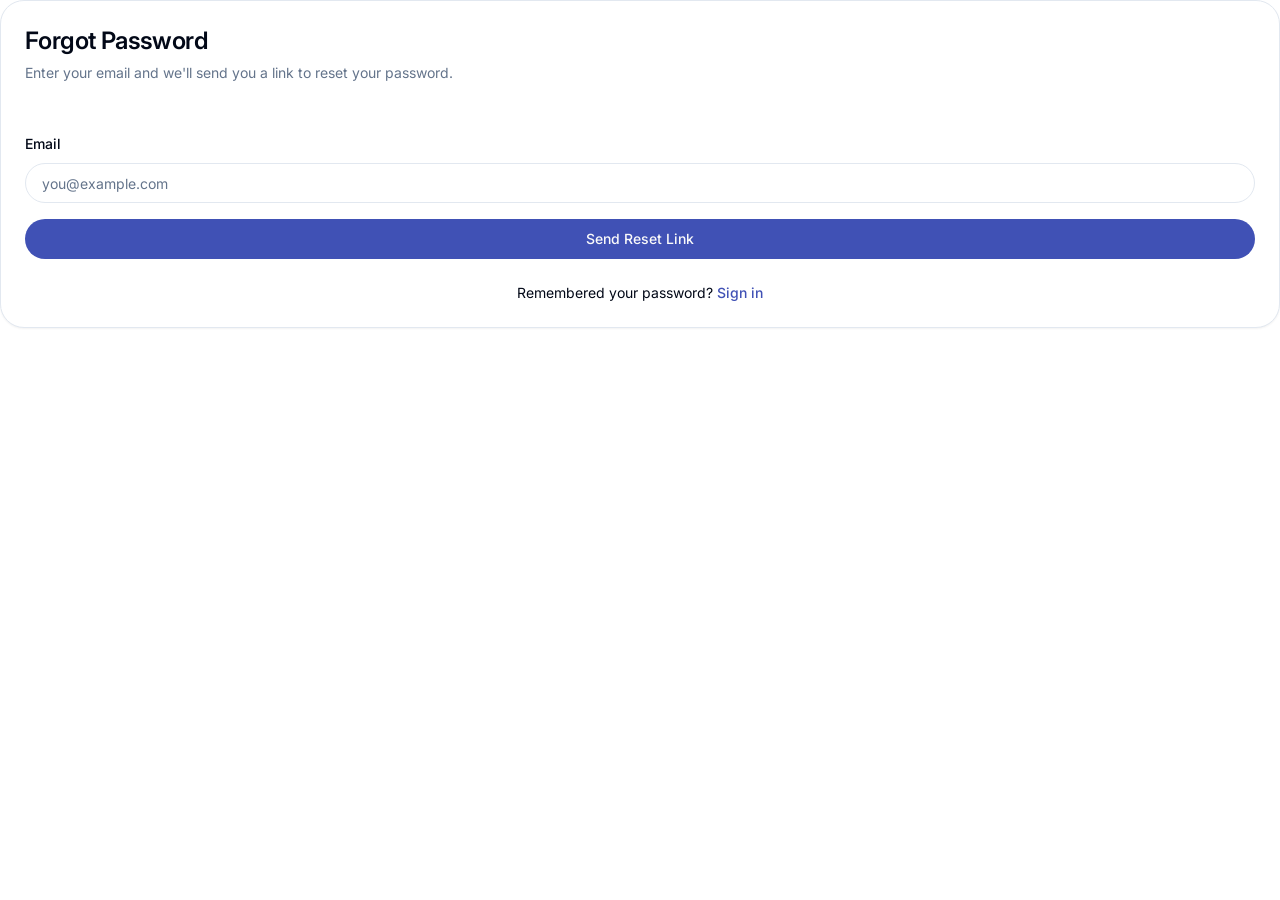
<file: forgot-password/index.html>
<!DOCTYPE html>
<html lang="en" class="dark" style="color-scheme: dark;"><head><meta charset="utf-8"><meta name="viewport" content="width=device-width, initial-scale=1"><link rel="stylesheet" href="../_next/static/css/c5f9b3ac5e405b6c.css" data-precedence="next"><link rel="stylesheet" href="../_next/static/css/d02a341b7626333f.css" data-precedence="next"><link rel="preload" as="script" fetchpriority="low" href="../_next/static/chunks/webpack-6074ae70afa4aa3a.js"><script src="../_next/static/chunks/4bd1b696-182b6b13bdad92e3.js" async=""></script><script src="../_next/static/chunks/1255-7aed97c4fac12718.js" async=""></script><script src="../_next/static/chunks/main-app-b7ac91ae224968d9.js" async=""></script><script src="../_next/static/chunks/bc9e92e6-abf775b8354515c0.js" async=""></script><script src="../_next/static/chunks/ceb9e9aa-19e54cfe50b960ac.js" async=""></script><script src="../_next/static/chunks/7349-c79a15d24c31a588.js" async=""></script><script src="../_next/static/chunks/3947-d78820fa53502883.js" async=""></script><script src="../_next/static/chunks/845-ee9962679f06d756.js" async=""></script><script src="../_next/static/chunks/9612-520f6fd45bf405bd.js" async=""></script><script src="../_next/static/chunks/app/layout-31c459394dc5228d.js" async=""></script><script src="../_next/static/chunks/f58c171e-5c88f487c12a494e.js" async=""></script><script src="../_next/static/chunks/2619-04bc32f026a0d946.js" async=""></script><script src="../_next/static/chunks/1733-f8b9a2e8de325888.js" async=""></script><script src="../_next/static/chunks/app/error-5cd0d2476609c75f.js" async=""></script><script src="../_next/static/chunks/app/not-found-2fb129525334c2da.js" async=""></script><script src="../_next/static/chunks/3504-223ea6c712d39c36.js" async=""></script><script src="../_next/static/chunks/app/(auth)/forgot-password/page-7d78e29e19c68a32.js" async=""></script><script src="../_next/static/chunks/app/loading-19645c814630b03c.js" async=""></script><meta name="theme-color" content="#6366f1"><link rel="preconnect" href="https://fonts.googleapis.com"><link rel="preconnect" href="https://fonts.gstatic.com" crossorigin="anonymous"><title>CareerCompass</title><meta name="description" content="Your guide to professional growth and opportunities."><link rel="manifest" href="/manifest.webmanifest"><meta name="mobile-web-app-capable" content="yes"><meta name="mobile-web-app-capable" content="yes"><meta name="apple-mobile-web-app-title" content="CareerCompass"><meta name="apple-mobile-web-app-status-bar-style" content="black-translucent"><link rel="icon" href="../favicon.ico" type="image/x-icon" sizes="16x16"><link rel="icon" href="../i.postimg.cc/nLrDYrHW/icon.png"><link rel="apple-touch-icon" href="../i.postimg.cc/nLrDYrHW/icon.png"><link href="../fonts.googleapis.com/css2/index__q1frso8r.html" rel="stylesheet"><link href="../fonts.googleapis.com/css2/index__q10mj5m7.html" rel="stylesheet"><script src="../_next/static/chunks/polyfills-42372ed130431b0a.js" nomodule=""></script><style>._wrapper_1ooyb_1 {
	position: fixed;
	inset: 0;
	z-index: 2147483641; /* 确保在所有元素之上，除了 panel */
	cursor: wait;
	overflow: hidden;

	display: none;
}

._wrapper_1ooyb_1._visible_1ooyb_11 {
	display: block;
}
/* AI 光标样式 */
._cursor_1dgwb_2 {
	position: absolute;
	width: var(--cursor-size, 75px);
	height: var(--cursor-size, 75px);
	pointer-events: none;
	z-index: 10000;
}

._cursorBorder_1dgwb_10 {
	position: absolute;
	width: 100%;
	height: 100%;
	background: linear-gradient(45deg, rgb(57, 182, 255), rgb(189, 69, 251));
	mask-image: url("data:image/svg+xml,%3csvg%20xmlns='http://www.w3.org/2000/svg'%20viewBox='0%200%20100%20100'%20fill='none'%3e%3cg%3e%3cpath%20d='M%2015%2042%20L%2015%2036.99%20Q%2015%2031.99%2023.7%2031.99%20L%2028.05%2031.99%20Q%2032.41%2031.99%2032.41%2021.99%20L%2032.41%2017%20Q%2032.41%2012%2041.09%2016.95%20L%2076.31%2037.05%20Q%2085%2042%2076.31%2046.95%20L%2041.09%2067.05%20Q%2032.41%2072%2032.41%2062.01%20L%2032.41%2057.01%20Q%2032.41%2052.01%2023.7%2052.01%20L%2019.35%2052.01%20Q%2015%2052.01%2015%2047.01%20Z'%20fill='none'%20stroke='%23000000'%20stroke-width='6'%20stroke-miterlimit='10'%20style='stroke:%20light-dark(rgb(0,%200,%200),%20rgb(255,%20255,%20255));'/%3e%3c/g%3e%3c/svg%3e");
	mask-size: 100% 100%;
	mask-repeat: no-repeat;

	transform-origin: center;
	transform: rotate(-135deg) scale(1.2);
	margin-left: -10px;
	margin-top: -18px;
}

._cursorFilling_1dgwb_25 {
	position: absolute;
	width: 100%;
	height: 100%;
	background: url("data:image/svg+xml,%3csvg%20xmlns='http://www.w3.org/2000/svg'%20viewBox='0%200%20100%20100'%3e%3cdefs%3e%3c/defs%3e%3cg%20xmlns='http://www.w3.org/2000/svg'%20style='filter:%20drop-shadow(light-dark(rgba(0,%200,%200,%200.4),%20rgba(237,%20237,%20237,%200.4))%203px%204px%204px);'%3e%3cpath%20d='M%2015%2042%20L%2015%2036.99%20Q%2015%2031.99%2023.7%2031.99%20L%2028.05%2031.99%20Q%2032.41%2031.99%2032.41%2021.99%20L%2032.41%2017%20Q%2032.41%2012%2041.09%2016.95%20L%2076.31%2037.05%20Q%2085%2042%2076.31%2046.95%20L%2041.09%2067.05%20Q%2032.41%2072%2032.41%2062.01%20L%2032.41%2057.01%20Q%2032.41%2052.01%2023.7%2052.01%20L%2019.35%2052.01%20Q%2015%2052.01%2015%2047.01%20Z'%20fill='%23ffffff'%20stroke='none'%20style='fill:%20%23ffffff;'/%3e%3c/g%3e%3c/svg%3e");
	background-size: 100% 100%;
	background-repeat: no-repeat;

	transform-origin: center;
	transform: rotate(-135deg) scale(1.2);
	margin-left: -10px;
	margin-top: -18px;
}

._cursorRipple_1dgwb_39 {
	position: absolute;
	width: 100%;
	height: 100%;
	pointer-events: none;
	margin-left: -50%;
	margin-top: -50%;

	&::after {
		content: '';
		opacity: 0;
		position: absolute;
		inset: 0;
		border: 4px solid rgba(57, 182, 255, 1);
		border-radius: 50%;
	}
}

._cursor_1dgwb_2._clicking_1dgwb_57 ._cursorRipple_1dgwb_39::after {
	animation: _cursor-ripple_1dgwb_1 300ms ease-out forwards;
}

@keyframes _cursor-ripple_1dgwb_1 {
	0% {
		transform: scale(0);
		opacity: 1;
	}
	100% {
		transform: scale(2);
		opacity: 0;
	}
}</style></head><body class="font-body antialiased"><div hidden=""><!--$--><!--/$--></div><script>!function(){try{var d=document.documentElement,c=d.classList;c.remove('light','dark');var e=localStorage.getItem('theme');if('system'===e||(!e&&true)){var t='(prefers-color-scheme: dark)',m=window.matchMedia(t);if(m.media!==t||m.matches){d.style.colorScheme = 'dark';c.add('dark')}else{d.style.colorScheme = 'light';c.add('light')}}else if(e){c.add(e|| '')}if(e==='light'||e==='dark')d.style.colorScheme=e}catch(e){}}()</script><!--$--><div class="rounded-3xl border bg-card text-card-foreground shadow-sm"><div class="flex flex-col space-y-1.5 p-4 md:p-6"><h3 class="text-lg md:text-2xl font-semibold leading-none tracking-tight">Forgot Password</h3><p class="text-sm text-muted-foreground">Enter your email and we'll send you a link to reset your password.</p></div><div class="p-4 md:p-6 pt-0"><form class="space-y-4"><div class="space-y-2"><label class="text-sm font-medium leading-none peer-disabled:cursor-not-allowed peer-disabled:opacity-70" for="_R_b5fiv5tlb_-form-item">Email</label><input class="flex h-10 w-full rounded-full border border-input bg-background px-4 py-2 text-base ring-offset-background file:border-0 file:bg-transparent file:text-sm file:font-medium file:text-foreground placeholder:text-muted-foreground focus-visible:outline-none focus-visible:ring-2 focus-visible:ring-ring focus-visible:ring-offset-2 disabled:cursor-not-allowed disabled:opacity-50 md:text-sm" placeholder="you@example.com" id="_R_b5fiv5tlb_-form-item" aria-describedby="_R_b5fiv5tlb_-form-item-description" aria-invalid="false" name="email" value=""></div><button class="inline-flex items-center justify-center gap-2 whitespace-nowrap rounded-full text-sm font-medium ring-offset-background transition-colors focus-visible:outline-none focus-visible:ring-2 focus-visible:ring-ring focus-visible:ring-offset-2 disabled:pointer-events-none disabled:opacity-50 [&amp;_svg]:pointer-events-none [&amp;_svg]:size-4 [&amp;_svg]:shrink-0 text-primary-foreground h-10 px-4 py-2 w-full bg-primary hover:bg-primary/90" type="submit">Send Reset Link</button></form><div class="mt-6 text-center text-sm">Remembered your password?<!-- --> <a href="../index.html"><button class="inline-flex items-center justify-center gap-2 whitespace-nowrap rounded-full text-sm font-medium ring-offset-background transition-colors focus-visible:outline-none focus-visible:ring-2 focus-visible:ring-ring focus-visible:ring-offset-2 disabled:pointer-events-none disabled:opacity-50 [&amp;_svg]:pointer-events-none [&amp;_svg]:size-4 [&amp;_svg]:shrink-0 text-primary underline-offset-4 hover:underline p-0 h-auto">Sign in</button></a></div></div></div><!--$--><!--/$--><!--/$--><div role="region" aria-label="Notifications (F8)" tabindex="-1" style="pointer-events:none"><ol tabindex="-1" class="fixed z-[100] flex max-h-screen top-4 left-1/2 w-auto max-w-none -translate-x-1/2 flex-col items-center p-0 sm:top-4 sm:right-auto sm:bottom-auto sm:left-1/2 sm:flex-col sm:-translate-x-1/2 md:max-w-none"></ol></div><div role="region" aria-label="Notifications (F8)" tabindex="-1" style="pointer-events:none"><ol tabindex="-1" class="fixed top-0 z-[100] flex max-h-screen w-full flex-col-reverse p-4 sm:bottom-0 sm:right-0 sm:top-auto sm:flex-col md:max-w-[420px]"></ol></div><script src="../_next/static/chunks/webpack-6074ae70afa4aa3a.js" id="_R_" async=""></script><script>(self.__next_f=self.__next_f||[]).push([0])</script><script>self.__next_f.push([1,"1:\"$Sreact.fragment\"\n2:I[51458,[\"611\",\"static/chunks/bc9e92e6-abf775b8354515c0.js\",\"3644\",\"static/chunks/ceb9e9aa-19e54cfe50b960ac.js\",\"7349\",\"static/chunks/7349-c79a15d24c31a588.js\",\"3947\",\"static/chunks/3947-d78820fa53502883.js\",\"845\",\"static/chunks/845-ee9962679f06d756.js\",\"9612\",\"static/chunks/9612-520f6fd45bf405bd.js\",\"7177\",\"static/chunks/app/layout-31c459394dc5228d.js\"],\"ThemeProvider\"]\n3:I[54901,[\"611\",\"static/chunks/bc9e92e6-abf775b8354515c0.js\",\"3644\",\"static/chunks/ceb9e9aa-19e54cfe50b960ac.js\",\"7349\",\"static/chunks/7349-c79a15d24c31a588.js\",\"3947\",\"static/chunks/3947-d78820fa53502883.js\",\"845\",\"static/chunks/845-ee9962679f06d756.js\",\"9612\",\"static/chunks/9612-520f6fd45bf405bd.js\",\"7177\",\"static/chunks/app/layout-31c459394dc5228d.js\"],\"AuthProvider\"]\n4:I[9766,[],\"\"]\n5:I[50960,[\"8429\",\"static/chunks/f58c171e-5c88f487c12a494e.js\",\"7349\",\"static/chunks/7349-c79a15d24c31a588.js\",\"2619\",\"static/chunks/2619-04bc32f026a0d946.js\",\"1733\",\"static/chunks/1733-f8b9a2e8de325888.js\",\"8039\",\"static/chunks/app/error-5cd0d2476609c75f.js\"],\"default\"]\n6:I[98924,[],\"\"]\n7:I[33486,[\"8429\",\"static/chunks/f58c171e-5c88f487c12a494e.js\",\"7349\",\"static/chunks/7349-c79a15d24c31a588.js\",\"2619\",\"static/chunks/2619-04bc32f026a0d946.js\",\"1733\",\"static/chunks/1733-f8b9a2e8de325888.js\",\"4345\",\"static/chunks/app/not-found-2fb129525334c2da.js\"],\"default\"]\n8:I[18516,[\"611\",\"static/chunks/bc9e92e6-abf775b8354515c0.js\",\"3644\",\"static/chunks/ceb9e9aa-19e54cfe50b960ac.js\",\"7349\",\"static/chunks/7349-c79a15d24c31a588.js\",\"3947\",\"static/chunks/3947-d78820fa53502883.js\",\"845\",\"static/chunks/845-ee9962679f06d756.js\",\"9612\",\"static/chunks/9612-520f6fd45bf405bd.js\",\"7177\",\"static/chunks/app/layout-31c459394dc5228d.js\"],\"Toaster\"]\n9:I[81959,[],\"ClientPageRoot\"]\na:I[19405,[\"611\",\"static/chunks/bc9e92e6-abf775b8354515c0.js\",\"3644\",\"static/chunks/ceb9e9aa-19e54cfe50b960ac.js\",\"7349\",\"static/chunks/7349-c79a15d24c31a588.js\",\"3947\",\"static/chunks/3947-d78820fa53502883.js\",\"2619\",\"static/chunks/2619-04bc32f026a0d946.js\",\"3504\",\"static/chunks/3504-223ea6c71"])</script><script>self.__next_f.push([1,"2d39c36.js\",\"5890\",\"static/chunks/app/(auth)/forgot-password/page-7d78e29e19c68a32.js\"],\"default\"]\nd:I[24431,[],\"OutletBoundary\"]\nf:I[15278,[],\"AsyncMetadataOutlet\"]\n11:I[46470,[\"4209\",\"static/chunks/app/loading-19645c814630b03c.js\"],\"LumaSpin\"]\n12:I[24431,[],\"ViewportBoundary\"]\n14:I[24431,[],\"MetadataBoundary\"]\n15:\"$Sreact.suspense\"\n17:I[57150,[],\"\"]\n:HL[\"/_next/static/css/c5f9b3ac5e405b6c.css\",\"style\"]\n:HL[\"/_next/static/css/d02a341b7626333f.css\",\"style\"]\n"])</script><script>self.__next_f.push([1,"0:{\"P\":null,\"b\":\"3BdvpQCJr7-VMzTg_wP53\",\"p\":\"\",\"c\":[\"\",\"forgot-password\"],\"i\":false,\"f\":[[[\"\",{\"children\":[\"(auth)\",{\"children\":[\"forgot-password\",{\"children\":[\"__PAGE__\",{}]}]}]},\"$undefined\",\"$undefined\",true],[\"\",[\"$\",\"$1\",\"c\",{\"children\":[[[\"$\",\"link\",\"0\",{\"rel\":\"stylesheet\",\"href\":\"/_next/static/css/c5f9b3ac5e405b6c.css\",\"precedence\":\"next\",\"crossOrigin\":\"$undefined\",\"nonce\":\"$undefined\"}],[\"$\",\"link\",\"1\",{\"rel\":\"stylesheet\",\"href\":\"/_next/static/css/d02a341b7626333f.css\",\"precedence\":\"next\",\"crossOrigin\":\"$undefined\",\"nonce\":\"$undefined\"}]],[\"$\",\"html\",null,{\"lang\":\"en\",\"suppressHydrationWarning\":true,\"children\":[[\"$\",\"head\",null,{\"children\":[[\"$\",\"meta\",null,{\"name\":\"theme-color\",\"content\":\"#6366f1\"}],[\"$\",\"link\",null,{\"rel\":\"preconnect\",\"href\":\"https://fonts.googleapis.com\"}],[\"$\",\"link\",null,{\"rel\":\"preconnect\",\"href\":\"https://fonts.gstatic.com\",\"crossOrigin\":\"anonymous\"}],[\"$\",\"link\",null,{\"href\":\"https://fonts.googleapis.com/css2?family=Inter:wght@400;500;600;700\u0026display=swap\",\"rel\":\"stylesheet\"}],[\"$\",\"link\",null,{\"href\":\"https://fonts.googleapis.com/css2?family=Source+Code+Pro\u0026display=swap\",\"rel\":\"stylesheet\"}]]}],[\"$\",\"body\",null,{\"className\":\"font-body antialiased\",\"children\":[\"$\",\"$L2\",null,{\"attribute\":\"class\",\"defaultTheme\":\"system\",\"enableSystem\":true,\"disableTransitionOnChange\":true,\"children\":[\"$\",\"$L3\",null,{\"children\":[[\"$\",\"$L4\",null,{\"parallelRouterKey\":\"children\",\"error\":\"$5\",\"errorStyles\":[],\"errorScripts\":[],\"template\":[\"$\",\"$L6\",null,{}],\"templateStyles\":\"$undefined\",\"templateScripts\":\"$undefined\",\"notFound\":[[\"$\",\"$L7\",null,{}],[]],\"forbidden\":\"$undefined\",\"unauthorized\":\"$undefined\"}],[\"$\",\"$L8\",null,{}]]}]}]}]]}]]}],{\"children\":[\"(auth)\",[\"$\",\"$1\",\"c\",{\"children\":[null,[\"$\",\"$L4\",null,{\"parallelRouterKey\":\"children\",\"error\":\"$undefined\",\"errorStyles\":\"$undefined\",\"errorScripts\":\"$undefined\",\"template\":[\"$\",\"$L6\",null,{}],\"templateStyles\":\"$undefined\",\"templateScripts\":\"$undefined\",\"notFound\":\"$undefined\",\"forbidden\":\"$undefined\",\"unauthorized\":\"$undefined\"}]]}],{\"children\":[\"forgot-password\",[\"$\",\"$1\",\"c\",{\"children\":[null,[\"$\",\"$L4\",null,{\"parallelRouterKey\":\"children\",\"error\":\"$undefined\",\"errorStyles\":\"$undefined\",\"errorScripts\":\"$undefined\",\"template\":[\"$\",\"$L6\",null,{}],\"templateStyles\":\"$undefined\",\"templateScripts\":\"$undefined\",\"notFound\":\"$undefined\",\"forbidden\":\"$undefined\",\"unauthorized\":\"$undefined\"}]]}],{\"children\":[\"__PAGE__\",[\"$\",\"$1\",\"c\",{\"children\":[[\"$\",\"$L9\",null,{\"Component\":\"$a\",\"searchParams\":{},\"params\":{},\"promises\":[\"$@b\",\"$@c\"]}],null,[\"$\",\"$Ld\",null,{\"children\":[\"$Le\",[\"$\",\"$Lf\",null,{\"promise\":\"$@10\"}]]}]]}],{},null,false]},null,false]},null,false]},[[\"$\",\"div\",\"l\",{\"className\":\"fixed inset-0 z-50 flex items-center justify-center bg-background/80 backdrop-blur-sm\",\"children\":[\"$\",\"$L11\",null,{}]}],[],[]],false],[\"$\",\"$1\",\"h\",{\"children\":[null,[[\"$\",\"$L12\",null,{\"children\":\"$L13\"}],null],[\"$\",\"$L14\",null,{\"children\":[\"$\",\"div\",null,{\"hidden\":true,\"children\":[\"$\",\"$15\",null,{\"fallback\":null,\"children\":\"$L16\"}]}]}]]}],false]],\"m\":\"$undefined\",\"G\":[\"$17\",[]],\"s\":false,\"S\":true}\n"])</script><script>self.__next_f.push([1,"b:{}\nc:\"$0:f:0:1:2:children:2:children:2:children:1:props:children:0:props:params\"\n"])</script><script>self.__next_f.push([1,"13:[[\"$\",\"meta\",\"0\",{\"charSet\":\"utf-8\"}],[\"$\",\"meta\",\"1\",{\"name\":\"viewport\",\"content\":\"width=device-width, initial-scale=1\"}]]\ne:null\n"])</script><script>self.__next_f.push([1,"18:I[80622,[],\"IconMark\"]\n"])</script><script>self.__next_f.push([1,"10:{\"metadata\":[[\"$\",\"title\",\"0\",{\"children\":\"CareerCompass\"}],[\"$\",\"meta\",\"1\",{\"name\":\"description\",\"content\":\"Your guide to professional growth and opportunities.\"}],[\"$\",\"link\",\"2\",{\"rel\":\"manifest\",\"href\":\"/manifest.webmanifest\",\"crossOrigin\":\"$undefined\"}],[\"$\",\"meta\",\"3\",{\"name\":\"mobile-web-app-capable\",\"content\":\"yes\"}],[\"$\",\"meta\",\"4\",{\"name\":\"mobile-web-app-capable\",\"content\":\"yes\"}],[\"$\",\"meta\",\"5\",{\"name\":\"apple-mobile-web-app-title\",\"content\":\"CareerCompass\"}],[\"$\",\"meta\",\"6\",{\"name\":\"apple-mobile-web-app-status-bar-style\",\"content\":\"black-translucent\"}],[\"$\",\"link\",\"7\",{\"rel\":\"icon\",\"href\":\"/favicon.ico\",\"type\":\"image/x-icon\",\"sizes\":\"16x16\"}],[\"$\",\"link\",\"8\",{\"rel\":\"icon\",\"href\":\"https://i.postimg.cc/nLrDYrHW/icon.png\"}],[\"$\",\"link\",\"9\",{\"rel\":\"apple-touch-icon\",\"href\":\"https://i.postimg.cc/nLrDYrHW/icon.png\"}],[\"$\",\"$L18\",\"10\",{}]],\"error\":null,\"digest\":\"$undefined\"}\n"])</script><script>self.__next_f.push([1,"16:\"$10:metadata\"\n"])</script><next-route-announcer style="position: absolute;"></next-route-announcer></body></html>
</file>
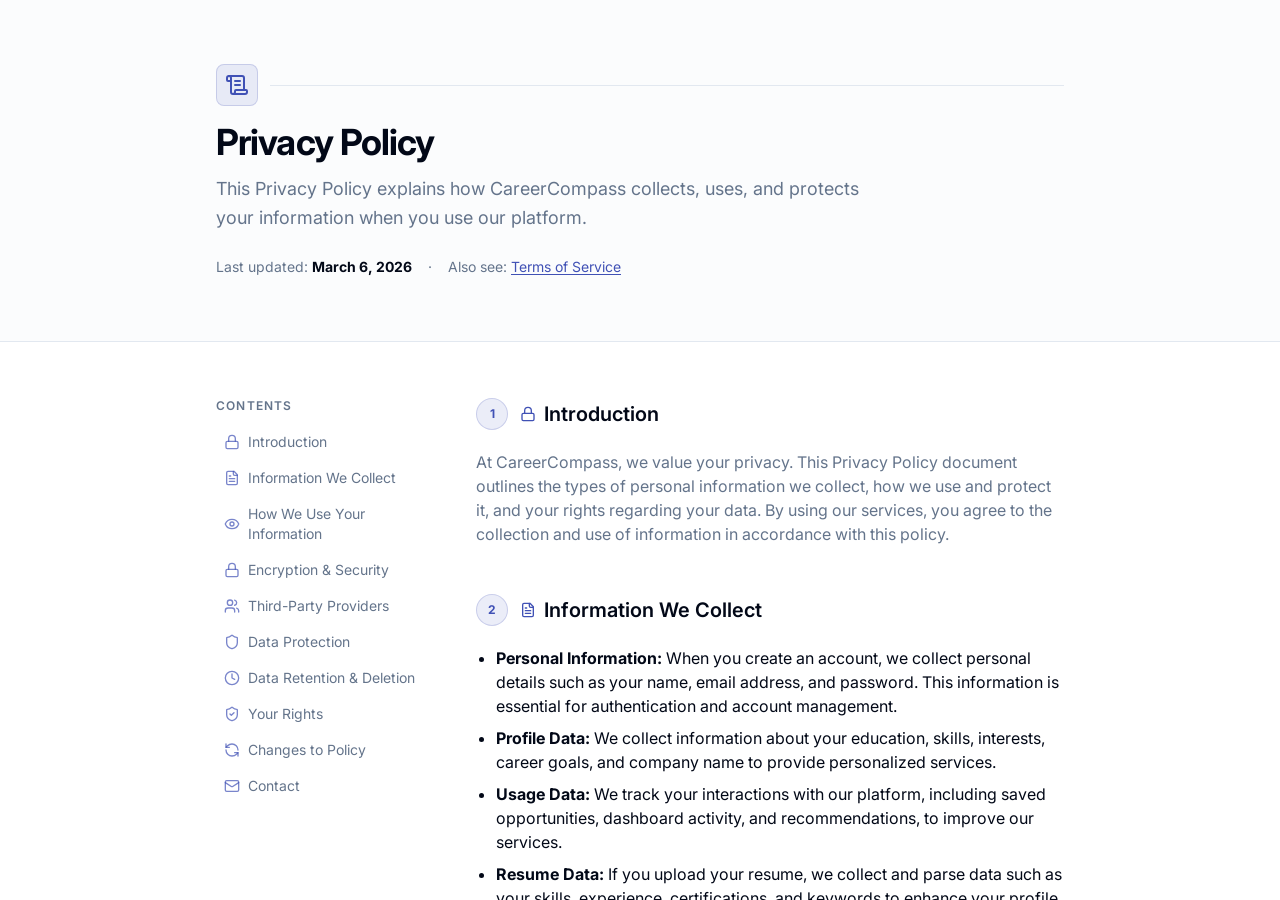
<file: privacy-policy/index.html>
<!DOCTYPE html>
<html lang="en" class="dark" style="color-scheme: dark;"><head><meta charset="utf-8"><meta name="viewport" content="width=device-width, initial-scale=1"><link rel="stylesheet" href="../_next/static/css/c5f9b3ac5e405b6c.css" data-precedence="next"><link rel="stylesheet" href="../_next/static/css/d02a341b7626333f.css" data-precedence="next"><link rel="preload" as="script" fetchpriority="low" href="../_next/static/chunks/webpack-6074ae70afa4aa3a.js"><script src="../_next/static/chunks/4bd1b696-182b6b13bdad92e3.js" async=""></script><script src="../_next/static/chunks/1255-7aed97c4fac12718.js" async=""></script><script src="../_next/static/chunks/main-app-b7ac91ae224968d9.js" async=""></script><meta name="theme-color" content="#6366f1"><link rel="preconnect" href="https://fonts.googleapis.com"><link rel="preconnect" href="https://fonts.gstatic.com" crossorigin="anonymous"><title>CareerCompass</title><meta name="description" content="Your guide to professional growth and opportunities."><link rel="manifest" href="/manifest.webmanifest"><meta name="mobile-web-app-capable" content="yes"><meta name="mobile-web-app-capable" content="yes"><meta name="apple-mobile-web-app-title" content="CareerCompass"><meta name="apple-mobile-web-app-status-bar-style" content="black-translucent"><link rel="icon" href="../favicon.ico" type="image/x-icon" sizes="16x16"><link rel="icon" href="../i.postimg.cc/nLrDYrHW/icon.png"><link rel="apple-touch-icon" href="../i.postimg.cc/nLrDYrHW/icon.png"><link href="../fonts.googleapis.com/css2/index__q1frso8r.html" rel="stylesheet"><link href="../fonts.googleapis.com/css2/index__q10mj5m7.html" rel="stylesheet"><script src="../_next/static/chunks/polyfills-42372ed130431b0a.js" nomodule=""></script><style>._wrapper_1ooyb_1 {
	position: fixed;
	inset: 0;
	z-index: 2147483641; /* 确保在所有元素之上，除了 panel */
	cursor: wait;
	overflow: hidden;

	display: none;
}

._wrapper_1ooyb_1._visible_1ooyb_11 {
	display: block;
}
/* AI 光标样式 */
._cursor_1dgwb_2 {
	position: absolute;
	width: var(--cursor-size, 75px);
	height: var(--cursor-size, 75px);
	pointer-events: none;
	z-index: 10000;
}

._cursorBorder_1dgwb_10 {
	position: absolute;
	width: 100%;
	height: 100%;
	background: linear-gradient(45deg, rgb(57, 182, 255), rgb(189, 69, 251));
	mask-image: url("data:image/svg+xml,%3csvg%20xmlns='http://www.w3.org/2000/svg'%20viewBox='0%200%20100%20100'%20fill='none'%3e%3cg%3e%3cpath%20d='M%2015%2042%20L%2015%2036.99%20Q%2015%2031.99%2023.7%2031.99%20L%2028.05%2031.99%20Q%2032.41%2031.99%2032.41%2021.99%20L%2032.41%2017%20Q%2032.41%2012%2041.09%2016.95%20L%2076.31%2037.05%20Q%2085%2042%2076.31%2046.95%20L%2041.09%2067.05%20Q%2032.41%2072%2032.41%2062.01%20L%2032.41%2057.01%20Q%2032.41%2052.01%2023.7%2052.01%20L%2019.35%2052.01%20Q%2015%2052.01%2015%2047.01%20Z'%20fill='none'%20stroke='%23000000'%20stroke-width='6'%20stroke-miterlimit='10'%20style='stroke:%20light-dark(rgb(0,%200,%200),%20rgb(255,%20255,%20255));'/%3e%3c/g%3e%3c/svg%3e");
	mask-size: 100% 100%;
	mask-repeat: no-repeat;

	transform-origin: center;
	transform: rotate(-135deg) scale(1.2);
	margin-left: -10px;
	margin-top: -18px;
}

._cursorFilling_1dgwb_25 {
	position: absolute;
	width: 100%;
	height: 100%;
	background: url("data:image/svg+xml,%3csvg%20xmlns='http://www.w3.org/2000/svg'%20viewBox='0%200%20100%20100'%3e%3cdefs%3e%3c/defs%3e%3cg%20xmlns='http://www.w3.org/2000/svg'%20style='filter:%20drop-shadow(light-dark(rgba(0,%200,%200,%200.4),%20rgba(237,%20237,%20237,%200.4))%203px%204px%204px);'%3e%3cpath%20d='M%2015%2042%20L%2015%2036.99%20Q%2015%2031.99%2023.7%2031.99%20L%2028.05%2031.99%20Q%2032.41%2031.99%2032.41%2021.99%20L%2032.41%2017%20Q%2032.41%2012%2041.09%2016.95%20L%2076.31%2037.05%20Q%2085%2042%2076.31%2046.95%20L%2041.09%2067.05%20Q%2032.41%2072%2032.41%2062.01%20L%2032.41%2057.01%20Q%2032.41%2052.01%2023.7%2052.01%20L%2019.35%2052.01%20Q%2015%2052.01%2015%2047.01%20Z'%20fill='%23ffffff'%20stroke='none'%20style='fill:%20%23ffffff;'/%3e%3c/g%3e%3c/svg%3e");
	background-size: 100% 100%;
	background-repeat: no-repeat;

	transform-origin: center;
	transform: rotate(-135deg) scale(1.2);
	margin-left: -10px;
	margin-top: -18px;
}

._cursorRipple_1dgwb_39 {
	position: absolute;
	width: 100%;
	height: 100%;
	pointer-events: none;
	margin-left: -50%;
	margin-top: -50%;

	&::after {
		content: '';
		opacity: 0;
		position: absolute;
		inset: 0;
		border: 4px solid rgba(57, 182, 255, 1);
		border-radius: 50%;
	}
}

._cursor_1dgwb_2._clicking_1dgwb_57 ._cursorRipple_1dgwb_39::after {
	animation: _cursor-ripple_1dgwb_1 300ms ease-out forwards;
}

@keyframes _cursor-ripple_1dgwb_1 {
	0% {
		transform: scale(0);
		opacity: 1;
	}
	100% {
		transform: scale(2);
		opacity: 0;
	}
}</style></head><body class="font-body antialiased"><div hidden=""><!--$--><!--/$--></div><script>!function(){try{var d=document.documentElement,c=d.classList;c.remove('light','dark');var e=localStorage.getItem('theme');if('system'===e||(!e&&true)){var t='(prefers-color-scheme: dark)',m=window.matchMedia(t);if(m.media!==t||m.matches){d.style.colorScheme = 'dark';c.add('dark')}else{d.style.colorScheme = 'light';c.add('light')}}else if(e){c.add(e|| '')}if(e==='light'||e==='dark')d.style.colorScheme=e}catch(e){}}()</script><div class="h-screen overflow-y-auto bg-background"><div class="border-b border-border bg-muted/30"><div class="max-w-4xl mx-auto px-4 sm:px-6 py-12 sm:py-16"><div><div class="flex items-center gap-3 mb-4"><div class="p-2 rounded-lg bg-primary/10 border border-primary/20"><svg xmlns="http://www.w3.org/2000/svg" width="24" height="24" viewBox="0 0 24 24" fill="none" stroke="currentColor" stroke-width="2" stroke-linecap="round" stroke-linejoin="round" class="lucide lucide-scroll-text w-6 h-6 text-primary"><path d="M15 12h-5"></path><path d="M15 8h-5"></path><path d="M19 17V5a2 2 0 0 0-2-2H4"></path><path d="M8 21h12a2 2 0 0 0 2-2v-1a1 1 0 0 0-1-1H11a1 1 0 0 0-1 1v1a2 2 0 1 1-4 0V5a2 2 0 1 0-4 0v2a1 1 0 0 0 1 1h3"></path></svg></div><div class="h-px flex-1 bg-border"></div></div><h1 class="text-3xl sm:text-4xl font-bold text-foreground tracking-tight mb-3">Privacy Policy</h1><p class="text-muted-foreground text-lg leading-relaxed max-w-2xl">This Privacy Policy explains how CareerCompass collects, uses, and protects your information when you use our platform.</p><div class="flex flex-wrap items-center gap-4 mt-6 text-sm text-muted-foreground"><span>Last updated: <strong class="text-foreground">March 6, 2026</strong></span><span class="hidden sm:block">·</span><span>Also see: <a class="text-primary underline underline-offset-2 hover:text-primary/80 transition-colors" href="../terms/index.html">Terms of Service</a></span></div></div></div></div><div class="max-w-4xl mx-auto px-4 sm:px-6 py-10 sm:py-14"><div class="grid lg:grid-cols-[220px_1fr] gap-10"><aside class="hidden lg:block"><nav class="sticky top-8 space-y-1"><p class="text-xs font-semibold text-muted-foreground uppercase tracking-widest mb-3">Contents</p><a href="#introduction" class="flex items-center gap-2 text-sm text-muted-foreground hover:text-foreground transition-colors py-1.5 px-2 rounded-md hover:bg-muted/50"><span class="text-primary/70"><svg xmlns="http://www.w3.org/2000/svg" width="24" height="24" viewBox="0 0 24 24" fill="none" stroke="currentColor" stroke-width="2" stroke-linecap="round" stroke-linejoin="round" class="lucide lucide-lock w-4 h-4"><rect width="18" height="11" x="3" y="11" rx="2" ry="2"></rect><path d="M7 11V7a5 5 0 0 1 10 0v4"></path></svg></span><span>Introduction</span></a><a href="#information-we-collect" class="flex items-center gap-2 text-sm text-muted-foreground hover:text-foreground transition-colors py-1.5 px-2 rounded-md hover:bg-muted/50"><span class="text-primary/70"><svg xmlns="http://www.w3.org/2000/svg" width="24" height="24" viewBox="0 0 24 24" fill="none" stroke="currentColor" stroke-width="2" stroke-linecap="round" stroke-linejoin="round" class="lucide lucide-file-text w-4 h-4"><path d="M15 2H6a2 2 0 0 0-2 2v16a2 2 0 0 0 2 2h12a2 2 0 0 0 2-2V7Z"></path><path d="M14 2v4a2 2 0 0 0 2 2h4"></path><path d="M10 9H8"></path><path d="M16 13H8"></path><path d="M16 17H8"></path></svg></span><span>Information We Collect</span></a><a href="#how-we-use-your-information" class="flex items-center gap-2 text-sm text-muted-foreground hover:text-foreground transition-colors py-1.5 px-2 rounded-md hover:bg-muted/50"><span class="text-primary/70"><svg xmlns="http://www.w3.org/2000/svg" width="24" height="24" viewBox="0 0 24 24" fill="none" stroke="currentColor" stroke-width="2" stroke-linecap="round" stroke-linejoin="round" class="lucide lucide-eye w-4 h-4"><path d="M2.062 12.348a1 1 0 0 1 0-.696 10.75 10.75 0 0 1 19.876 0 1 1 0 0 1 0 .696 10.75 10.75 0 0 1-19.876 0"></path><circle cx="12" cy="12" r="3"></circle></svg></span><span>How We Use Your Information</span></a><a href="#encryption-security" class="flex items-center gap-2 text-sm text-muted-foreground hover:text-foreground transition-colors py-1.5 px-2 rounded-md hover:bg-muted/50"><span class="text-primary/70"><svg xmlns="http://www.w3.org/2000/svg" width="24" height="24" viewBox="0 0 24 24" fill="none" stroke="currentColor" stroke-width="2" stroke-linecap="round" stroke-linejoin="round" class="lucide lucide-lock w-4 h-4"><rect width="18" height="11" x="3" y="11" rx="2" ry="2"></rect><path d="M7 11V7a5 5 0 0 1 10 0v4"></path></svg></span><span>Encryption &amp; Security</span></a><a href="#third-party-services" class="flex items-center gap-2 text-sm text-muted-foreground hover:text-foreground transition-colors py-1.5 px-2 rounded-md hover:bg-muted/50"><span class="text-primary/70"><svg xmlns="http://www.w3.org/2000/svg" width="24" height="24" viewBox="0 0 24 24" fill="none" stroke="currentColor" stroke-width="2" stroke-linecap="round" stroke-linejoin="round" class="lucide lucide-users w-4 h-4"><path d="M16 21v-2a4 4 0 0 0-4-4H6a4 4 0 0 0-4 4v2"></path><circle cx="9" cy="7" r="4"></circle><path d="M22 21v-2a4 4 0 0 0-3-3.87"></path><path d="M16 3.13a4 4 0 0 1 0 7.75"></path></svg></span><span>Third-Party Providers</span></a><a href="#data-protection" class="flex items-center gap-2 text-sm text-muted-foreground hover:text-foreground transition-colors py-1.5 px-2 rounded-md hover:bg-muted/50"><span class="text-primary/70"><svg xmlns="http://www.w3.org/2000/svg" width="24" height="24" viewBox="0 0 24 24" fill="none" stroke="currentColor" stroke-width="2" stroke-linecap="round" stroke-linejoin="round" class="lucide lucide-shield w-4 h-4"><path d="M20 13c0 5-3.5 7.5-7.66 8.95a1 1 0 0 1-.67-.01C7.5 20.5 4 18 4 13V6a1 1 0 0 1 1-1c2 0 4.5-1.2 6.24-2.72a1.17 1.17 0 0 1 1.52 0C14.51 3.81 17 5 19 5a1 1 0 0 1 1 1z"></path></svg></span><span>Data Protection</span></a><a href="#data-retention" class="flex items-center gap-2 text-sm text-muted-foreground hover:text-foreground transition-colors py-1.5 px-2 rounded-md hover:bg-muted/50"><span class="text-primary/70"><svg xmlns="http://www.w3.org/2000/svg" width="24" height="24" viewBox="0 0 24 24" fill="none" stroke="currentColor" stroke-width="2" stroke-linecap="round" stroke-linejoin="round" class="lucide lucide-clock w-4 h-4"><circle cx="12" cy="12" r="10"></circle><polyline points="12 6 12 12 16 14"></polyline></svg></span><span>Data Retention &amp; Deletion</span></a><a href="#your-rights" class="flex items-center gap-2 text-sm text-muted-foreground hover:text-foreground transition-colors py-1.5 px-2 rounded-md hover:bg-muted/50"><span class="text-primary/70"><svg xmlns="http://www.w3.org/2000/svg" width="24" height="24" viewBox="0 0 24 24" fill="none" stroke="currentColor" stroke-width="2" stroke-linecap="round" stroke-linejoin="round" class="lucide lucide-shield-check w-4 h-4"><path d="M20 13c0 5-3.5 7.5-7.66 8.95a1 1 0 0 1-.67-.01C7.5 20.5 4 18 4 13V6a1 1 0 0 1 1-1c2 0 4.5-1.2 6.24-2.72a1.17 1.17 0 0 1 1.52 0C14.51 3.81 17 5 19 5a1 1 0 0 1 1 1z"></path><path d="m9 12 2 2 4-4"></path></svg></span><span>Your Rights</span></a><a href="#changes-to-policy" class="flex items-center gap-2 text-sm text-muted-foreground hover:text-foreground transition-colors py-1.5 px-2 rounded-md hover:bg-muted/50"><span class="text-primary/70"><svg xmlns="http://www.w3.org/2000/svg" width="24" height="24" viewBox="0 0 24 24" fill="none" stroke="currentColor" stroke-width="2" stroke-linecap="round" stroke-linejoin="round" class="lucide lucide-refresh-ccw w-4 h-4"><path d="M21 12a9 9 0 0 0-9-9 9.75 9.75 0 0 0-6.74 2.74L3 8"></path><path d="M3 3v5h5"></path><path d="M3 12a9 9 0 0 0 9 9 9.75 9.75 0 0 0 6.74-2.74L21 16"></path><path d="M16 16h5v5"></path></svg></span><span>Changes to Policy</span></a><a href="#contact" class="flex items-center gap-2 text-sm text-muted-foreground hover:text-foreground transition-colors py-1.5 px-2 rounded-md hover:bg-muted/50"><span class="text-primary/70"><svg xmlns="http://www.w3.org/2000/svg" width="24" height="24" viewBox="0 0 24 24" fill="none" stroke="currentColor" stroke-width="2" stroke-linecap="round" stroke-linejoin="round" class="lucide lucide-mail w-4 h-4"><rect width="20" height="16" x="2" y="4" rx="2"></rect><path d="m22 7-8.97 5.7a1.94 1.94 0 0 1-2.06 0L2 7"></path></svg></span><span>Contact</span></a></nav></aside><main class="space-y-12"><section id="introduction" class="scroll-mt-8"><div class="flex items-center gap-3 mb-5"><div class="flex items-center justify-center w-8 h-8 rounded-full bg-primary/10 text-primary border border-primary/20 text-xs font-bold shrink-0">1</div><div class="flex items-center gap-2"><span class="text-primary"><svg xmlns="http://www.w3.org/2000/svg" width="24" height="24" viewBox="0 0 24 24" fill="none" stroke="currentColor" stroke-width="2" stroke-linecap="round" stroke-linejoin="round" class="lucide lucide-lock w-4 h-4"><rect width="18" height="11" x="3" y="11" rx="2" ry="2"></rect><path d="M7 11V7a5 5 0 0 1 10 0v4"></path></svg></span><h2 class="text-xl font-semibold text-foreground">Introduction</h2></div></div><p class="text-muted-foreground">At CareerCompass, we value your privacy. This Privacy Policy document outlines the types of personal information we collect, how we use and protect it, and your rights regarding your data. By using our services, you agree to the collection and use of information in accordance with this policy.</p></section><section id="information-we-collect" class="scroll-mt-8"><div class="flex items-center gap-3 mb-5"><div class="flex items-center justify-center w-8 h-8 rounded-full bg-primary/10 text-primary border border-primary/20 text-xs font-bold shrink-0">2</div><div class="flex items-center gap-2"><span class="text-primary"><svg xmlns="http://www.w3.org/2000/svg" width="24" height="24" viewBox="0 0 24 24" fill="none" stroke="currentColor" stroke-width="2" stroke-linecap="round" stroke-linejoin="round" class="lucide lucide-file-text w-4 h-4"><path d="M15 2H6a2 2 0 0 0-2 2v16a2 2 0 0 0 2 2h12a2 2 0 0 0 2-2V7Z"></path><path d="M14 2v4a2 2 0 0 0 2 2h4"></path><path d="M10 9H8"></path><path d="M16 13H8"></path><path d="M16 17H8"></path></svg></span><h2 class="text-xl font-semibold text-foreground">Information We Collect</h2></div></div><ul class="list-disc ml-5 space-y-2"><li><strong>Personal Information:</strong> When you create an account, we collect personal details such as your name, email address, and password. This information is essential for authentication and account management.</li><li><strong>Profile Data:</strong> We collect information about your education, skills, interests, career goals, and company name to provide personalized services.</li><li><strong>Usage Data:</strong> We track your interactions with our platform, including saved opportunities, dashboard activity, and recommendations, to improve our services.</li><li><strong>Resume Data:</strong> If you upload your resume, we collect and parse data such as your skills, experience, certifications, and keywords to enhance your profile and job matching.</li><li><strong>Application Data:</strong> We collect information about your job applications, including status, messages, and chat history, to facilitate communication and track progress.</li><li><strong>Cookies:</strong> We use cookies to manage UI state and sessions. Cookies are small data files stored on your device that help us improve your experience.</li><li><strong>Email Interactions:</strong> We track interactions with our emails, including opens and clicks, to measure engagement and improve our communication.</li></ul></section><section id="how-we-use-your-information" class="scroll-mt-8"><div class="flex items-center gap-3 mb-5"><div class="flex items-center justify-center w-8 h-8 rounded-full bg-primary/10 text-primary border border-primary/20 text-xs font-bold shrink-0">3</div><div class="flex items-center gap-2"><span class="text-primary"><svg xmlns="http://www.w3.org/2000/svg" width="24" height="24" viewBox="0 0 24 24" fill="none" stroke="currentColor" stroke-width="2" stroke-linecap="round" stroke-linejoin="round" class="lucide lucide-eye w-4 h-4"><path d="M2.062 12.348a1 1 0 0 1 0-.696 10.75 10.75 0 0 1 19.876 0 1 1 0 0 1 0 .696 10.75 10.75 0 0 1-19.876 0"></path><circle cx="12" cy="12" r="3"></circle></svg></span><h2 class="text-xl font-semibold text-foreground">How We Use Your Information</h2></div></div><div class="space-y-4"><ul class="list-disc ml-5 space-y-2"><li><strong>Account Management:</strong> We use your information to create, manage, and secure your account.</li><li><strong>Personalization:</strong> Your data helps us tailor recommendations and content on your dashboard to match your profile.</li><li><strong>Opportunity Matching:</strong> We use your profile information to match you with relevant job opportunities and provide scoring to prioritize applications.</li><li><strong>Communication:</strong> We send you onboarding emails, status updates, and notifications about new opportunities or platform features.</li><li><strong>Application Tracking:</strong> We provide tools to track the status of your applications and enable messaging between you and potential employers.</li><li><strong>Analytics and Improvement:</strong> We analyze usage data to understand how our platform is used and identify areas for improvement.</li></ul><div class="grid sm:grid-cols-2 gap-3 mt-6"><div class="p-4 rounded-lg border border-border bg-card"><p class="font-medium text-foreground text-sm mb-1">AI Processing</p><p class="text-muted-foreground text-sm leading-relaxed">Your resume text, job descriptions, and submitted prompts are processed by Google Gemini 2.5 Flash via the Genkit framework to generate ATS scores, cover letters, skill gap analyses, interview questions, salary insights, LinkedIn suggestions, and candidate rankings. By using these features, you consent to this processing.</p></div><div class="p-4 rounded-lg border border-border bg-card"><p class="font-medium text-foreground text-sm mb-1">File Security Validation</p><p class="text-muted-foreground text-sm leading-relaxed">All uploaded files are validated server-side against magic byte signatures to confirm actual file type, regardless of declared extension. Files exceeding 5 MB or failing signature validation are rejected and not stored.</p></div></div></div></section><section id="encryption-security" class="scroll-mt-8"><div class="flex items-center gap-3 mb-5"><div class="flex items-center justify-center w-8 h-8 rounded-full bg-primary/10 text-primary border border-primary/20 text-xs font-bold shrink-0">4</div><div class="flex items-center gap-2"><span class="text-primary"><svg xmlns="http://www.w3.org/2000/svg" width="24" height="24" viewBox="0 0 24 24" fill="none" stroke="currentColor" stroke-width="2" stroke-linecap="round" stroke-linejoin="round" class="lucide lucide-lock w-4 h-4"><rect width="18" height="11" x="3" y="11" rx="2" ry="2"></rect><path d="M7 11V7a5 5 0 0 1 10 0v4"></path></svg></span><h2 class="text-xl font-semibold text-foreground">Encryption &amp; Security</h2></div></div><div class="space-y-4"><p class="text-muted-foreground leading-relaxed">CareerCompass employs multiple security layers to protect your data in transit and at rest.</p><div class="space-y-3"><div class="flex gap-3 p-4 rounded-lg bg-muted/50 border border-border/50"><svg xmlns="http://www.w3.org/2000/svg" width="24" height="24" viewBox="0 0 24 24" fill="none" stroke="currentColor" stroke-width="2" stroke-linecap="round" stroke-linejoin="round" class="lucide lucide-lock w-4 h-4 mt-0.5 text-green-500 shrink-0"><rect width="18" height="11" x="3" y="11" rx="2" ry="2"></rect><path d="M7 11V7a5 5 0 0 1 10 0v4"></path></svg><div><span class="font-medium text-foreground text-sm">End-to-End Encrypted Messaging (AES-GCM 256-bit)</span><p class="text-muted-foreground text-sm mt-0.5 leading-relaxed">All chat messages are encrypted on your device using AES-GCM with a 256-bit key before transmission. Our servers relay only ciphertext — CareerCompass cannot read your messages.</p></div></div><div class="flex gap-3 p-4 rounded-lg bg-muted/50 border border-border/50"><svg xmlns="http://www.w3.org/2000/svg" width="24" height="24" viewBox="0 0 24 24" fill="none" stroke="currentColor" stroke-width="2" stroke-linecap="round" stroke-linejoin="round" class="lucide lucide-lock w-4 h-4 mt-0.5 text-green-500 shrink-0"><rect width="18" height="11" x="3" y="11" rx="2" ry="2"></rect><path d="M7 11V7a5 5 0 0 1 10 0v4"></path></svg><div><span class="font-medium text-foreground text-sm">ECDH P-256 Key Exchange</span><p class="text-muted-foreground text-sm mt-0.5 leading-relaxed">Session encryption keys are derived via Elliptic Curve Diffie-Hellman (ECDH P-256) using the Web Crypto API. Your private keys are generated locally and stored in IndexedDB on your device. They are never transmitted to our servers.</p></div></div><div class="flex gap-3 p-4 rounded-lg bg-muted/50 border border-border/50"><svg xmlns="http://www.w3.org/2000/svg" width="24" height="24" viewBox="0 0 24 24" fill="none" stroke="currentColor" stroke-width="2" stroke-linecap="round" stroke-linejoin="round" class="lucide lucide-lock w-4 h-4 mt-0.5 text-green-500 shrink-0"><rect width="18" height="11" x="3" y="11" rx="2" ry="2"></rect><path d="M7 11V7a5 5 0 0 1 10 0v4"></path></svg><div><span class="font-medium text-foreground text-sm">Infrastructure Encryption</span><p class="text-muted-foreground text-sm mt-0.5 leading-relaxed">All data at rest in Firebase Firestore and Cloud Storage is encrypted using Google-managed AES-256 keys. All data in transit is protected by TLS 1.2+.</p></div></div><div class="flex gap-3 p-4 rounded-lg bg-muted/50 border border-border/50"><svg xmlns="http://www.w3.org/2000/svg" width="24" height="24" viewBox="0 0 24 24" fill="none" stroke="currentColor" stroke-width="2" stroke-linecap="round" stroke-linejoin="round" class="lucide lucide-lock w-4 h-4 mt-0.5 text-green-500 shrink-0"><rect width="18" height="11" x="3" y="11" rx="2" ry="2"></rect><path d="M7 11V7a5 5 0 0 1 10 0v4"></path></svg><div><span class="font-medium text-foreground text-sm">File Signature Validation</span><p class="text-muted-foreground text-sm mt-0.5 leading-relaxed">Every uploaded file undergoes magic byte signature validation server-side. Files that fail validation — regardless of declared extension — are rejected before storage.</p></div></div><div class="flex gap-3 p-4 rounded-lg bg-muted/50 border border-border/50"><svg xmlns="http://www.w3.org/2000/svg" width="24" height="24" viewBox="0 0 24 24" fill="none" stroke="currentColor" stroke-width="2" stroke-linecap="round" stroke-linejoin="round" class="lucide lucide-lock w-4 h-4 mt-0.5 text-green-500 shrink-0"><rect width="18" height="11" x="3" y="11" rx="2" ry="2"></rect><path d="M7 11V7a5 5 0 0 1 10 0v4"></path></svg><div><span class="font-medium text-foreground text-sm">API Rate Limiting</span><p class="text-muted-foreground text-sm mt-0.5 leading-relaxed">AI processing endpoints, checkout sessions, and file upload routes are rate-limited to prevent abuse and denial-of-service attempts.</p></div></div><div class="flex gap-3 p-4 rounded-lg bg-muted/50 border border-border/50"><svg xmlns="http://www.w3.org/2000/svg" width="24" height="24" viewBox="0 0 24 24" fill="none" stroke="currentColor" stroke-width="2" stroke-linecap="round" stroke-linejoin="round" class="lucide lucide-lock w-4 h-4 mt-0.5 text-green-500 shrink-0"><rect width="18" height="11" x="3" y="11" rx="2" ry="2"></rect><path d="M7 11V7a5 5 0 0 1 10 0v4"></path></svg><div><span class="font-medium text-foreground text-sm">Payment Security</span><p class="text-muted-foreground text-sm mt-0.5 leading-relaxed">No raw card data is processed by CareerCompass servers. All payment flows run through Stripe's PCI-DSS compliant infrastructure.</p></div></div></div></div></section><section id="third-party-services" class="scroll-mt-8"><div class="flex items-center gap-3 mb-5"><div class="flex items-center justify-center w-8 h-8 rounded-full bg-primary/10 text-primary border border-primary/20 text-xs font-bold shrink-0">5</div><div class="flex items-center gap-2"><span class="text-primary"><svg xmlns="http://www.w3.org/2000/svg" width="24" height="24" viewBox="0 0 24 24" fill="none" stroke="currentColor" stroke-width="2" stroke-linecap="round" stroke-linejoin="round" class="lucide lucide-users w-4 h-4"><path d="M16 21v-2a4 4 0 0 0-4-4H6a4 4 0 0 0-4 4v2"></path><circle cx="9" cy="7" r="4"></circle><path d="M22 21v-2a4 4 0 0 0-3-3.87"></path><path d="M16 3.13a4 4 0 0 1 0 7.75"></path></svg></span><h2 class="text-xl font-semibold text-foreground">Third-Party Providers</h2></div></div><div class="space-y-4"><p class="text-muted-foreground">We may employ third-party services for various purposes, such as analytics, payment processing, and email communication. These third parties may have access to your personal information as needed to perform their functions, but they are obligated not to disclose or use it for any other purpose.</p><div class="overflow-x-auto rounded-lg border border-border"><table class="w-full text-sm"><thead><tr class="border-b border-border bg-muted/50"><th class="text-left px-4 py-3 font-medium text-foreground">Provider</th><th class="text-left px-4 py-3 font-medium text-foreground">Purpose</th><th class="text-left px-4 py-3 font-medium text-foreground">Data Shared</th></tr></thead><tbody class="divide-y divide-border"><tr class="bg-card hover:bg-muted/30 transition-colors"><td class="px-4 py-3 font-medium text-foreground">Google Gemini (Genkit)</td><td class="px-4 py-3 text-muted-foreground">AI resume parsing, ATS scoring, cover letter generation, candidate ranking, interview prep, skill gap analysis, salary insights, LinkedIn optimization</td><td class="px-4 py-3 text-muted-foreground">Resume text, job descriptions, user-submitted prompts</td></tr><tr class="bg-card hover:bg-muted/30 transition-colors"><td class="px-4 py-3 font-medium text-foreground">Firebase (Google)</td><td class="px-4 py-3 text-muted-foreground">Firestore database, user authentication (Google OAuth), file storage</td><td class="px-4 py-3 text-muted-foreground">Account data, professional profile data, application records, encrypted chat ciphertext</td></tr><tr class="bg-card hover:bg-muted/30 transition-colors"><td class="px-4 py-3 font-medium text-foreground">Cloudinary</td><td class="px-4 py-3 text-muted-foreground">Profile image hosting, transformation, and CDN delivery</td><td class="px-4 py-3 text-muted-foreground">Profile pictures and permitted media uploads</td></tr><tr class="bg-card hover:bg-muted/30 transition-colors"><td class="px-4 py-3 font-medium text-foreground">Stripe</td><td class="px-4 py-3 text-muted-foreground">Subscription billing and payment processing</td><td class="px-4 py-3 text-muted-foreground">Plan selection and billing email. Raw card data is processed exclusively by Stripe — CareerCompass never stores card numbers.</td></tr><tr class="bg-card hover:bg-muted/30 transition-colors"><td class="px-4 py-3 font-medium text-foreground">Brevo</td><td class="px-4 py-3 text-muted-foreground">Transactional email delivery via SMTP</td><td class="px-4 py-3 text-muted-foreground">Email address, name, application status content, welcome email content</td></tr></tbody></table></div></div></section><section id="data-protection" class="scroll-mt-8"><div class="flex items-center gap-3 mb-5"><div class="flex items-center justify-center w-8 h-8 rounded-full bg-primary/10 text-primary border border-primary/20 text-xs font-bold shrink-0">6</div><div class="flex items-center gap-2"><span class="text-primary"><svg xmlns="http://www.w3.org/2000/svg" width="24" height="24" viewBox="0 0 24 24" fill="none" stroke="currentColor" stroke-width="2" stroke-linecap="round" stroke-linejoin="round" class="lucide lucide-shield w-4 h-4"><path d="M20 13c0 5-3.5 7.5-7.66 8.95a1 1 0 0 1-.67-.01C7.5 20.5 4 18 4 13V6a1 1 0 0 1 1-1c2 0 4.5-1.2 6.24-2.72a1.17 1.17 0 0 1 1.52 0C14.51 3.81 17 5 19 5a1 1 0 0 1 1 1z"></path></svg></span><h2 class="text-xl font-semibold text-foreground">Data Protection</h2></div></div><p class="text-muted-foreground">We take data protection seriously and implement industry-standard security measures to safeguard your information. Your password is stored securely using encryption, and we use secure connections (SSL/TLS) to protect data transmission. However, no method of transmission over the internet or electronic storage is 100% secure, so we cannot guarantee absolute security.</p></section><section id="data-retention" class="scroll-mt-8"><div class="flex items-center gap-3 mb-5"><div class="flex items-center justify-center w-8 h-8 rounded-full bg-primary/10 text-primary border border-primary/20 text-xs font-bold shrink-0">7</div><div class="flex items-center gap-2"><span class="text-primary"><svg xmlns="http://www.w3.org/2000/svg" width="24" height="24" viewBox="0 0 24 24" fill="none" stroke="currentColor" stroke-width="2" stroke-linecap="round" stroke-linejoin="round" class="lucide lucide-clock w-4 h-4"><circle cx="12" cy="12" r="10"></circle><polyline points="12 6 12 12 16 14"></polyline></svg></span><h2 class="text-xl font-semibold text-foreground">Data Retention &amp; Deletion</h2></div></div><p class="text-muted-foreground">We retain your personal data as long as your account is active or as needed to provide you with our services. You can request the deletion of your account and personal data at any time by contacting us. Upon deletion, your data will be removed from our active systems, but we may retain certain information as required by law or for legitimate business purposes.</p></section><section id="your-rights" class="scroll-mt-8"><div class="flex items-center gap-3 mb-5"><div class="flex items-center justify-center w-8 h-8 rounded-full bg-primary/10 text-primary border border-primary/20 text-xs font-bold shrink-0">8</div><div class="flex items-center gap-2"><span class="text-primary"><svg xmlns="http://www.w3.org/2000/svg" width="24" height="24" viewBox="0 0 24 24" fill="none" stroke="currentColor" stroke-width="2" stroke-linecap="round" stroke-linejoin="round" class="lucide lucide-shield-check w-4 h-4"><path d="M20 13c0 5-3.5 7.5-7.66 8.95a1 1 0 0 1-.67-.01C7.5 20.5 4 18 4 13V6a1 1 0 0 1 1-1c2 0 4.5-1.2 6.24-2.72a1.17 1.17 0 0 1 1.52 0C14.51 3.81 17 5 19 5a1 1 0 0 1 1 1z"></path><path d="m9 12 2 2 4-4"></path></svg></span><h2 class="text-xl font-semibold text-foreground">Your Rights</h2></div></div><p class="text-muted-foreground">You have certain rights regarding your personal data, including the right to access, correct, or delete your information. You can update your profile information at any time through your account settings. If you wish to exercise any other rights or have any concerns about your data, please contact us.</p></section><section id="changes-to-policy" class="scroll-mt-8"><div class="flex items-center gap-3 mb-5"><div class="flex items-center justify-center w-8 h-8 rounded-full bg-primary/10 text-primary border border-primary/20 text-xs font-bold shrink-0">9</div><div class="flex items-center gap-2"><span class="text-primary"><svg xmlns="http://www.w3.org/2000/svg" width="24" height="24" viewBox="0 0 24 24" fill="none" stroke="currentColor" stroke-width="2" stroke-linecap="round" stroke-linejoin="round" class="lucide lucide-refresh-ccw w-4 h-4"><path d="M21 12a9 9 0 0 0-9-9 9.75 9.75 0 0 0-6.74 2.74L3 8"></path><path d="M3 3v5h5"></path><path d="M3 12a9 9 0 0 0 9 9 9.75 9.75 0 0 0 6.74-2.74L21 16"></path><path d="M16 16h5v5"></path></svg></span><h2 class="text-xl font-semibold text-foreground">Changes to Policy</h2></div></div><p class="text-muted-foreground">We may update this Privacy Policy from time to time to reflect changes in our practices or for other operational, legal, or regulatory reasons. We will notify you of any significant changes by posting the new policy on our website and updating the "Last Updated" date above. We encourage you to review this policy periodically to stay informed about how we protect your information.</p></section><section id="contact" class="scroll-mt-8"><div class="flex items-center gap-3 mb-5"><div class="flex items-center justify-center w-8 h-8 rounded-full bg-primary/10 text-primary border border-primary/20 text-xs font-bold shrink-0">10</div><div class="flex items-center gap-2"><span class="text-primary"><svg xmlns="http://www.w3.org/2000/svg" width="24" height="24" viewBox="0 0 24 24" fill="none" stroke="currentColor" stroke-width="2" stroke-linecap="round" stroke-linejoin="round" class="lucide lucide-mail w-4 h-4"><rect width="20" height="16" x="2" y="4" rx="2"></rect><path d="m22 7-8.97 5.7a1.94 1.94 0 0 1-2.06 0L2 7"></path></svg></span><h2 class="text-xl font-semibold text-foreground">Contact</h2></div></div><div class="space-y-3"><p class="text-muted-foreground">If you have any questions, concerns, or complaints about this Privacy Policy or our data practices:</p><a class="inline-block px-4 py-2 bg-primary text-white rounded-md font-medium hover:bg-primary/80 transition-colors" target="_blank" rel="noopener noreferrer" href="https://github.com/arsh342/careercompass">Contact us via GitHub</a></div></section><div class="pt-6 border-t border-border text-center text-sm text-muted-foreground"><p>By using CareerCompass, you acknowledge that you have read and understood this Privacy Policy.</p><p class="mt-1">© 2026 CareerCompass. All rights reserved.</p></div></main></div></div></div><div role="region" aria-label="Notifications (F8)" tabindex="-1" style="pointer-events:none"><ol tabindex="-1" class="fixed z-[100] flex max-h-screen top-4 left-1/2 w-auto max-w-none -translate-x-1/2 flex-col items-center p-0 sm:top-4 sm:right-auto sm:bottom-auto sm:left-1/2 sm:flex-col sm:-translate-x-1/2 md:max-w-none"></ol></div><div role="region" aria-label="Notifications (F8)" tabindex="-1" style="pointer-events:none"><ol tabindex="-1" class="fixed top-0 z-[100] flex max-h-screen w-full flex-col-reverse p-4 sm:bottom-0 sm:right-0 sm:top-auto sm:flex-col md:max-w-[420px]"></ol></div><script>requestAnimationFrame(function(){$RT=performance.now()});</script><script src="../_next/static/chunks/webpack-6074ae70afa4aa3a.js" id="_R_" async=""></script><div hidden="" id="S:0"><div class="h-screen overflow-y-auto bg-background"><div class="border-b border-border bg-muted/30"><div class="max-w-4xl mx-auto px-4 sm:px-6 py-12 sm:py-16"><div><div class="flex items-center gap-3 mb-4"><div class="p-2 rounded-lg bg-primary/10 border border-primary/20"><svg xmlns="http://www.w3.org/2000/svg" width="24" height="24" viewBox="0 0 24 24" fill="none" stroke="currentColor" stroke-width="2" stroke-linecap="round" stroke-linejoin="round" class="lucide lucide-scroll-text w-6 h-6 text-primary"><path d="M15 12h-5"></path><path d="M15 8h-5"></path><path d="M19 17V5a2 2 0 0 0-2-2H4"></path><path d="M8 21h12a2 2 0 0 0 2-2v-1a1 1 0 0 0-1-1H11a1 1 0 0 0-1 1v1a2 2 0 1 1-4 0V5a2 2 0 1 0-4 0v2a1 1 0 0 0 1 1h3"></path></svg></div><div class="h-px flex-1 bg-border"></div></div><h1 class="text-3xl sm:text-4xl font-bold text-foreground tracking-tight mb-3">Privacy Policy</h1><p class="text-muted-foreground text-lg leading-relaxed max-w-2xl">This Privacy Policy explains how CareerCompass collects, uses, and protects your information when you use our platform.</p><div class="flex flex-wrap items-center gap-4 mt-6 text-sm text-muted-foreground"><span>Last updated:<!-- --> <strong class="text-foreground">March 6, 2026</strong></span><span class="hidden sm:block">·</span><span>Also see:<!-- --> <a class="text-primary underline underline-offset-2 hover:text-primary/80 transition-colors" href="../terms/index.html">Terms of Service</a></span></div></div></div></div><div class="max-w-4xl mx-auto px-4 sm:px-6 py-10 sm:py-14"><div class="grid lg:grid-cols-[220px_1fr] gap-10"><aside class="hidden lg:block"><nav class="sticky top-8 space-y-1"><p class="text-xs font-semibold text-muted-foreground uppercase tracking-widest mb-3">Contents</p><a href="#introduction" class="flex items-center gap-2 text-sm text-muted-foreground hover:text-foreground transition-colors py-1.5 px-2 rounded-md hover:bg-muted/50"><span class="text-primary/70"><svg xmlns="http://www.w3.org/2000/svg" width="24" height="24" viewBox="0 0 24 24" fill="none" stroke="currentColor" stroke-width="2" stroke-linecap="round" stroke-linejoin="round" class="lucide lucide-lock w-4 h-4"><rect width="18" height="11" x="3" y="11" rx="2" ry="2"></rect><path d="M7 11V7a5 5 0 0 1 10 0v4"></path></svg></span><span>Introduction</span></a><a href="#information-we-collect" class="flex items-center gap-2 text-sm text-muted-foreground hover:text-foreground transition-colors py-1.5 px-2 rounded-md hover:bg-muted/50"><span class="text-primary/70"><svg xmlns="http://www.w3.org/2000/svg" width="24" height="24" viewBox="0 0 24 24" fill="none" stroke="currentColor" stroke-width="2" stroke-linecap="round" stroke-linejoin="round" class="lucide lucide-file-text w-4 h-4"><path d="M15 2H6a2 2 0 0 0-2 2v16a2 2 0 0 0 2 2h12a2 2 0 0 0 2-2V7Z"></path><path d="M14 2v4a2 2 0 0 0 2 2h4"></path><path d="M10 9H8"></path><path d="M16 13H8"></path><path d="M16 17H8"></path></svg></span><span>Information We Collect</span></a><a href="#how-we-use-your-information" class="flex items-center gap-2 text-sm text-muted-foreground hover:text-foreground transition-colors py-1.5 px-2 rounded-md hover:bg-muted/50"><span class="text-primary/70"><svg xmlns="http://www.w3.org/2000/svg" width="24" height="24" viewBox="0 0 24 24" fill="none" stroke="currentColor" stroke-width="2" stroke-linecap="round" stroke-linejoin="round" class="lucide lucide-eye w-4 h-4"><path d="M2.062 12.348a1 1 0 0 1 0-.696 10.75 10.75 0 0 1 19.876 0 1 1 0 0 1 0 .696 10.75 10.75 0 0 1-19.876 0"></path><circle cx="12" cy="12" r="3"></circle></svg></span><span>How We Use Your Information</span></a><a href="#encryption-security" class="flex items-center gap-2 text-sm text-muted-foreground hover:text-foreground transition-colors py-1.5 px-2 rounded-md hover:bg-muted/50"><span class="text-primary/70"><svg xmlns="http://www.w3.org/2000/svg" width="24" height="24" viewBox="0 0 24 24" fill="none" stroke="currentColor" stroke-width="2" stroke-linecap="round" stroke-linejoin="round" class="lucide lucide-lock w-4 h-4"><rect width="18" height="11" x="3" y="11" rx="2" ry="2"></rect><path d="M7 11V7a5 5 0 0 1 10 0v4"></path></svg></span><span>Encryption &amp; Security</span></a><a href="#third-party-services" class="flex items-center gap-2 text-sm text-muted-foreground hover:text-foreground transition-colors py-1.5 px-2 rounded-md hover:bg-muted/50"><span class="text-primary/70"><svg xmlns="http://www.w3.org/2000/svg" width="24" height="24" viewBox="0 0 24 24" fill="none" stroke="currentColor" stroke-width="2" stroke-linecap="round" stroke-linejoin="round" class="lucide lucide-users w-4 h-4"><path d="M16 21v-2a4 4 0 0 0-4-4H6a4 4 0 0 0-4 4v2"></path><circle cx="9" cy="7" r="4"></circle><path d="M22 21v-2a4 4 0 0 0-3-3.87"></path><path d="M16 3.13a4 4 0 0 1 0 7.75"></path></svg></span><span>Third-Party Providers</span></a><a href="#data-protection" class="flex items-center gap-2 text-sm text-muted-foreground hover:text-foreground transition-colors py-1.5 px-2 rounded-md hover:bg-muted/50"><span class="text-primary/70"><svg xmlns="http://www.w3.org/2000/svg" width="24" height="24" viewBox="0 0 24 24" fill="none" stroke="currentColor" stroke-width="2" stroke-linecap="round" stroke-linejoin="round" class="lucide lucide-shield w-4 h-4"><path d="M20 13c0 5-3.5 7.5-7.66 8.95a1 1 0 0 1-.67-.01C7.5 20.5 4 18 4 13V6a1 1 0 0 1 1-1c2 0 4.5-1.2 6.24-2.72a1.17 1.17 0 0 1 1.52 0C14.51 3.81 17 5 19 5a1 1 0 0 1 1 1z"></path></svg></span><span>Data Protection</span></a><a href="#data-retention" class="flex items-center gap-2 text-sm text-muted-foreground hover:text-foreground transition-colors py-1.5 px-2 rounded-md hover:bg-muted/50"><span class="text-primary/70"><svg xmlns="http://www.w3.org/2000/svg" width="24" height="24" viewBox="0 0 24 24" fill="none" stroke="currentColor" stroke-width="2" stroke-linecap="round" stroke-linejoin="round" class="lucide lucide-clock w-4 h-4"><circle cx="12" cy="12" r="10"></circle><polyline points="12 6 12 12 16 14"></polyline></svg></span><span>Data Retention &amp; Deletion</span></a><a href="#your-rights" class="flex items-center gap-2 text-sm text-muted-foreground hover:text-foreground transition-colors py-1.5 px-2 rounded-md hover:bg-muted/50"><span class="text-primary/70"><svg xmlns="http://www.w3.org/2000/svg" width="24" height="24" viewBox="0 0 24 24" fill="none" stroke="currentColor" stroke-width="2" stroke-linecap="round" stroke-linejoin="round" class="lucide lucide-shield-check w-4 h-4"><path d="M20 13c0 5-3.5 7.5-7.66 8.95a1 1 0 0 1-.67-.01C7.5 20.5 4 18 4 13V6a1 1 0 0 1 1-1c2 0 4.5-1.2 6.24-2.72a1.17 1.17 0 0 1 1.52 0C14.51 3.81 17 5 19 5a1 1 0 0 1 1 1z"></path><path d="m9 12 2 2 4-4"></path></svg></span><span>Your Rights</span></a><a href="#changes-to-policy" class="flex items-center gap-2 text-sm text-muted-foreground hover:text-foreground transition-colors py-1.5 px-2 rounded-md hover:bg-muted/50"><span class="text-primary/70"><svg xmlns="http://www.w3.org/2000/svg" width="24" height="24" viewBox="0 0 24 24" fill="none" stroke="currentColor" stroke-width="2" stroke-linecap="round" stroke-linejoin="round" class="lucide lucide-refresh-ccw w-4 h-4"><path d="M21 12a9 9 0 0 0-9-9 9.75 9.75 0 0 0-6.74 2.74L3 8"></path><path d="M3 3v5h5"></path><path d="M3 12a9 9 0 0 0 9 9 9.75 9.75 0 0 0 6.74-2.74L21 16"></path><path d="M16 16h5v5"></path></svg></span><span>Changes to Policy</span></a><a href="#contact" class="flex items-center gap-2 text-sm text-muted-foreground hover:text-foreground transition-colors py-1.5 px-2 rounded-md hover:bg-muted/50"><span class="text-primary/70"><svg xmlns="http://www.w3.org/2000/svg" width="24" height="24" viewBox="0 0 24 24" fill="none" stroke="currentColor" stroke-width="2" stroke-linecap="round" stroke-linejoin="round" class="lucide lucide-mail w-4 h-4"><rect width="20" height="16" x="2" y="4" rx="2"></rect><path d="m22 7-8.97 5.7a1.94 1.94 0 0 1-2.06 0L2 7"></path></svg></span><span>Contact</span></a></nav></aside><main class="space-y-12"><section id="introduction" class="scroll-mt-8"><div class="flex items-center gap-3 mb-5"><div class="flex items-center justify-center w-8 h-8 rounded-full bg-primary/10 text-primary border border-primary/20 text-xs font-bold shrink-0">1</div><div class="flex items-center gap-2"><span class="text-primary"><svg xmlns="http://www.w3.org/2000/svg" width="24" height="24" viewBox="0 0 24 24" fill="none" stroke="currentColor" stroke-width="2" stroke-linecap="round" stroke-linejoin="round" class="lucide lucide-lock w-4 h-4"><rect width="18" height="11" x="3" y="11" rx="2" ry="2"></rect><path d="M7 11V7a5 5 0 0 1 10 0v4"></path></svg></span><h2 class="text-xl font-semibold text-foreground">Introduction</h2></div></div><p class="text-muted-foreground">At CareerCompass, we value your privacy. This Privacy Policy document outlines the types of personal information we collect, how we use and protect it, and your rights regarding your data. By using our services, you agree to the collection and use of information in accordance with this policy.</p></section><section id="information-we-collect" class="scroll-mt-8"><div class="flex items-center gap-3 mb-5"><div class="flex items-center justify-center w-8 h-8 rounded-full bg-primary/10 text-primary border border-primary/20 text-xs font-bold shrink-0">2</div><div class="flex items-center gap-2"><span class="text-primary"><svg xmlns="http://www.w3.org/2000/svg" width="24" height="24" viewBox="0 0 24 24" fill="none" stroke="currentColor" stroke-width="2" stroke-linecap="round" stroke-linejoin="round" class="lucide lucide-file-text w-4 h-4"><path d="M15 2H6a2 2 0 0 0-2 2v16a2 2 0 0 0 2 2h12a2 2 0 0 0 2-2V7Z"></path><path d="M14 2v4a2 2 0 0 0 2 2h4"></path><path d="M10 9H8"></path><path d="M16 13H8"></path><path d="M16 17H8"></path></svg></span><h2 class="text-xl font-semibold text-foreground">Information We Collect</h2></div></div><ul class="list-disc ml-5 space-y-2"><li><strong>Personal Information:</strong> When you create an account, we collect personal details such as your name, email address, and password. This information is essential for authentication and account management.</li><li><strong>Profile Data:</strong> We collect information about your education, skills, interests, career goals, and company name to provide personalized services.</li><li><strong>Usage Data:</strong> We track your interactions with our platform, including saved opportunities, dashboard activity, and recommendations, to improve our services.</li><li><strong>Resume Data:</strong> If you upload your resume, we collect and parse data such as your skills, experience, certifications, and keywords to enhance your profile and job matching.</li><li><strong>Application Data:</strong> We collect information about your job applications, including status, messages, and chat history, to facilitate communication and track progress.</li><li><strong>Cookies:</strong> We use cookies to manage UI state and sessions. Cookies are small data files stored on your device that help us improve your experience.</li><li><strong>Email Interactions:</strong> We track interactions with our emails, including opens and clicks, to measure engagement and improve our communication.</li></ul></section><section id="how-we-use-your-information" class="scroll-mt-8"><div class="flex items-center gap-3 mb-5"><div class="flex items-center justify-center w-8 h-8 rounded-full bg-primary/10 text-primary border border-primary/20 text-xs font-bold shrink-0">3</div><div class="flex items-center gap-2"><span class="text-primary"><svg xmlns="http://www.w3.org/2000/svg" width="24" height="24" viewBox="0 0 24 24" fill="none" stroke="currentColor" stroke-width="2" stroke-linecap="round" stroke-linejoin="round" class="lucide lucide-eye w-4 h-4"><path d="M2.062 12.348a1 1 0 0 1 0-.696 10.75 10.75 0 0 1 19.876 0 1 1 0 0 1 0 .696 10.75 10.75 0 0 1-19.876 0"></path><circle cx="12" cy="12" r="3"></circle></svg></span><h2 class="text-xl font-semibold text-foreground">How We Use Your Information</h2></div></div><div class="space-y-4"><ul class="list-disc ml-5 space-y-2"><li><strong>Account Management:</strong> We use your information to create, manage, and secure your account.</li><li><strong>Personalization:</strong> Your data helps us tailor recommendations and content on your dashboard to match your profile.</li><li><strong>Opportunity Matching:</strong> We use your profile information to match you with relevant job opportunities and provide scoring to prioritize applications.</li><li><strong>Communication:</strong> We send you onboarding emails, status updates, and notifications about new opportunities or platform features.</li><li><strong>Application Tracking:</strong> We provide tools to track the status of your applications and enable messaging between you and potential employers.</li><li><strong>Analytics and Improvement:</strong> We analyze usage data to understand how our platform is used and identify areas for improvement.</li></ul><div class="grid sm:grid-cols-2 gap-3 mt-6"><div class="p-4 rounded-lg border border-border bg-card"><p class="font-medium text-foreground text-sm mb-1">AI Processing</p><p class="text-muted-foreground text-sm leading-relaxed">Your resume text, job descriptions, and submitted prompts are processed by Google Gemini 2.5 Flash via the Genkit framework to generate ATS scores, cover letters, skill gap analyses, interview questions, salary insights, LinkedIn suggestions, and candidate rankings. By using these features, you consent to this processing.</p></div><div class="p-4 rounded-lg border border-border bg-card"><p class="font-medium text-foreground text-sm mb-1">File Security Validation</p><p class="text-muted-foreground text-sm leading-relaxed">All uploaded files are validated server-side against magic byte signatures to confirm actual file type, regardless of declared extension. Files exceeding 5 MB or failing signature validation are rejected and not stored.</p></div></div></div></section><section id="encryption-security" class="scroll-mt-8"><div class="flex items-center gap-3 mb-5"><div class="flex items-center justify-center w-8 h-8 rounded-full bg-primary/10 text-primary border border-primary/20 text-xs font-bold shrink-0">4</div><div class="flex items-center gap-2"><span class="text-primary"><svg xmlns="http://www.w3.org/2000/svg" width="24" height="24" viewBox="0 0 24 24" fill="none" stroke="currentColor" stroke-width="2" stroke-linecap="round" stroke-linejoin="round" class="lucide lucide-lock w-4 h-4"><rect width="18" height="11" x="3" y="11" rx="2" ry="2"></rect><path d="M7 11V7a5 5 0 0 1 10 0v4"></path></svg></span><h2 class="text-xl font-semibold text-foreground">Encryption &amp; Security</h2></div></div><div class="space-y-4"><p class="text-muted-foreground leading-relaxed">CareerCompass employs multiple security layers to protect your data in transit and at rest.</p><div class="space-y-3"><div class="flex gap-3 p-4 rounded-lg bg-muted/50 border border-border/50"><svg xmlns="http://www.w3.org/2000/svg" width="24" height="24" viewBox="0 0 24 24" fill="none" stroke="currentColor" stroke-width="2" stroke-linecap="round" stroke-linejoin="round" class="lucide lucide-lock w-4 h-4 mt-0.5 text-green-500 shrink-0"><rect width="18" height="11" x="3" y="11" rx="2" ry="2"></rect><path d="M7 11V7a5 5 0 0 1 10 0v4"></path></svg><div><span class="font-medium text-foreground text-sm">End-to-End Encrypted Messaging (AES-GCM 256-bit)</span><p class="text-muted-foreground text-sm mt-0.5 leading-relaxed">All chat messages are encrypted on your device using AES-GCM with a 256-bit key before transmission. Our servers relay only ciphertext — CareerCompass cannot read your messages.</p></div></div><div class="flex gap-3 p-4 rounded-lg bg-muted/50 border border-border/50"><svg xmlns="http://www.w3.org/2000/svg" width="24" height="24" viewBox="0 0 24 24" fill="none" stroke="currentColor" stroke-width="2" stroke-linecap="round" stroke-linejoin="round" class="lucide lucide-lock w-4 h-4 mt-0.5 text-green-500 shrink-0"><rect width="18" height="11" x="3" y="11" rx="2" ry="2"></rect><path d="M7 11V7a5 5 0 0 1 10 0v4"></path></svg><div><span class="font-medium text-foreground text-sm">ECDH P-256 Key Exchange</span><p class="text-muted-foreground text-sm mt-0.5 leading-relaxed">Session encryption keys are derived via Elliptic Curve Diffie-Hellman (ECDH P-256) using the Web Crypto API. Your private keys are generated locally and stored in IndexedDB on your device. They are never transmitted to our servers.</p></div></div><div class="flex gap-3 p-4 rounded-lg bg-muted/50 border border-border/50"><svg xmlns="http://www.w3.org/2000/svg" width="24" height="24" viewBox="0 0 24 24" fill="none" stroke="currentColor" stroke-width="2" stroke-linecap="round" stroke-linejoin="round" class="lucide lucide-lock w-4 h-4 mt-0.5 text-green-500 shrink-0"><rect width="18" height="11" x="3" y="11" rx="2" ry="2"></rect><path d="M7 11V7a5 5 0 0 1 10 0v4"></path></svg><div><span class="font-medium text-foreground text-sm">Infrastructure Encryption</span><p class="text-muted-foreground text-sm mt-0.5 leading-relaxed">All data at rest in Firebase Firestore and Cloud Storage is encrypted using Google-managed AES-256 keys. All data in transit is protected by TLS 1.2+.</p></div></div><div class="flex gap-3 p-4 rounded-lg bg-muted/50 border border-border/50"><svg xmlns="http://www.w3.org/2000/svg" width="24" height="24" viewBox="0 0 24 24" fill="none" stroke="currentColor" stroke-width="2" stroke-linecap="round" stroke-linejoin="round" class="lucide lucide-lock w-4 h-4 mt-0.5 text-green-500 shrink-0"><rect width="18" height="11" x="3" y="11" rx="2" ry="2"></rect><path d="M7 11V7a5 5 0 0 1 10 0v4"></path></svg><div><span class="font-medium text-foreground text-sm">File Signature Validation</span><p class="text-muted-foreground text-sm mt-0.5 leading-relaxed">Every uploaded file undergoes magic byte signature validation server-side. Files that fail validation — regardless of declared extension — are rejected before storage.</p></div></div><div class="flex gap-3 p-4 rounded-lg bg-muted/50 border border-border/50"><svg xmlns="http://www.w3.org/2000/svg" width="24" height="24" viewBox="0 0 24 24" fill="none" stroke="currentColor" stroke-width="2" stroke-linecap="round" stroke-linejoin="round" class="lucide lucide-lock w-4 h-4 mt-0.5 text-green-500 shrink-0"><rect width="18" height="11" x="3" y="11" rx="2" ry="2"></rect><path d="M7 11V7a5 5 0 0 1 10 0v4"></path></svg><div><span class="font-medium text-foreground text-sm">API Rate Limiting</span><p class="text-muted-foreground text-sm mt-0.5 leading-relaxed">AI processing endpoints, checkout sessions, and file upload routes are rate-limited to prevent abuse and denial-of-service attempts.</p></div></div><div class="flex gap-3 p-4 rounded-lg bg-muted/50 border border-border/50"><svg xmlns="http://www.w3.org/2000/svg" width="24" height="24" viewBox="0 0 24 24" fill="none" stroke="currentColor" stroke-width="2" stroke-linecap="round" stroke-linejoin="round" class="lucide lucide-lock w-4 h-4 mt-0.5 text-green-500 shrink-0"><rect width="18" height="11" x="3" y="11" rx="2" ry="2"></rect><path d="M7 11V7a5 5 0 0 1 10 0v4"></path></svg><div><span class="font-medium text-foreground text-sm">Payment Security</span><p class="text-muted-foreground text-sm mt-0.5 leading-relaxed">No raw card data is processed by CareerCompass servers. All payment flows run through Stripe's PCI-DSS compliant infrastructure.</p></div></div></div></div></section><section id="third-party-services" class="scroll-mt-8"><div class="flex items-center gap-3 mb-5"><div class="flex items-center justify-center w-8 h-8 rounded-full bg-primary/10 text-primary border border-primary/20 text-xs font-bold shrink-0">5</div><div class="flex items-center gap-2"><span class="text-primary"><svg xmlns="http://www.w3.org/2000/svg" width="24" height="24" viewBox="0 0 24 24" fill="none" stroke="currentColor" stroke-width="2" stroke-linecap="round" stroke-linejoin="round" class="lucide lucide-users w-4 h-4"><path d="M16 21v-2a4 4 0 0 0-4-4H6a4 4 0 0 0-4 4v2"></path><circle cx="9" cy="7" r="4"></circle><path d="M22 21v-2a4 4 0 0 0-3-3.87"></path><path d="M16 3.13a4 4 0 0 1 0 7.75"></path></svg></span><h2 class="text-xl font-semibold text-foreground">Third-Party Providers</h2></div></div><div class="space-y-4"><p class="text-muted-foreground">We may employ third-party services for various purposes, such as analytics, payment processing, and email communication. These third parties may have access to your personal information as needed to perform their functions, but they are obligated not to disclose or use it for any other purpose.</p><div class="overflow-x-auto rounded-lg border border-border"><table class="w-full text-sm"><thead><tr class="border-b border-border bg-muted/50"><th class="text-left px-4 py-3 font-medium text-foreground">Provider</th><th class="text-left px-4 py-3 font-medium text-foreground">Purpose</th><th class="text-left px-4 py-3 font-medium text-foreground">Data Shared</th></tr></thead><tbody class="divide-y divide-border"><tr class="bg-card hover:bg-muted/30 transition-colors"><td class="px-4 py-3 font-medium text-foreground">Google Gemini (Genkit)</td><td class="px-4 py-3 text-muted-foreground">AI resume parsing, ATS scoring, cover letter generation, candidate ranking, interview prep, skill gap analysis, salary insights, LinkedIn optimization</td><td class="px-4 py-3 text-muted-foreground">Resume text, job descriptions, user-submitted prompts</td></tr><tr class="bg-card hover:bg-muted/30 transition-colors"><td class="px-4 py-3 font-medium text-foreground">Firebase (Google)</td><td class="px-4 py-3 text-muted-foreground">Firestore database, user authentication (Google OAuth), file storage</td><td class="px-4 py-3 text-muted-foreground">Account data, professional profile data, application records, encrypted chat ciphertext</td></tr><tr class="bg-card hover:bg-muted/30 transition-colors"><td class="px-4 py-3 font-medium text-foreground">Cloudinary</td><td class="px-4 py-3 text-muted-foreground">Profile image hosting, transformation, and CDN delivery</td><td class="px-4 py-3 text-muted-foreground">Profile pictures and permitted media uploads</td></tr><tr class="bg-card hover:bg-muted/30 transition-colors"><td class="px-4 py-3 font-medium text-foreground">Stripe</td><td class="px-4 py-3 text-muted-foreground">Subscription billing and payment processing</td><td class="px-4 py-3 text-muted-foreground">Plan selection and billing email. Raw card data is processed exclusively by Stripe — CareerCompass never stores card numbers.</td></tr><tr class="bg-card hover:bg-muted/30 transition-colors"><td class="px-4 py-3 font-medium text-foreground">Brevo</td><td class="px-4 py-3 text-muted-foreground">Transactional email delivery via SMTP</td><td class="px-4 py-3 text-muted-foreground">Email address, name, application status content, welcome email content</td></tr></tbody></table></div></div></section><section id="data-protection" class="scroll-mt-8"><div class="flex items-center gap-3 mb-5"><div class="flex items-center justify-center w-8 h-8 rounded-full bg-primary/10 text-primary border border-primary/20 text-xs font-bold shrink-0">6</div><div class="flex items-center gap-2"><span class="text-primary"><svg xmlns="http://www.w3.org/2000/svg" width="24" height="24" viewBox="0 0 24 24" fill="none" stroke="currentColor" stroke-width="2" stroke-linecap="round" stroke-linejoin="round" class="lucide lucide-shield w-4 h-4"><path d="M20 13c0 5-3.5 7.5-7.66 8.95a1 1 0 0 1-.67-.01C7.5 20.5 4 18 4 13V6a1 1 0 0 1 1-1c2 0 4.5-1.2 6.24-2.72a1.17 1.17 0 0 1 1.52 0C14.51 3.81 17 5 19 5a1 1 0 0 1 1 1z"></path></svg></span><h2 class="text-xl font-semibold text-foreground">Data Protection</h2></div></div><p class="text-muted-foreground">We take data protection seriously and implement industry-standard security measures to safeguard your information. Your password is stored securely using encryption, and we use secure connections (SSL/TLS) to protect data transmission. However, no method of transmission over the internet or electronic storage is 100% secure, so we cannot guarantee absolute security.</p></section><section id="data-retention" class="scroll-mt-8"><div class="flex items-center gap-3 mb-5"><div class="flex items-center justify-center w-8 h-8 rounded-full bg-primary/10 text-primary border border-primary/20 text-xs font-bold shrink-0">7</div><div class="flex items-center gap-2"><span class="text-primary"><svg xmlns="http://www.w3.org/2000/svg" width="24" height="24" viewBox="0 0 24 24" fill="none" stroke="currentColor" stroke-width="2" stroke-linecap="round" stroke-linejoin="round" class="lucide lucide-clock w-4 h-4"><circle cx="12" cy="12" r="10"></circle><polyline points="12 6 12 12 16 14"></polyline></svg></span><h2 class="text-xl font-semibold text-foreground">Data Retention &amp; Deletion</h2></div></div><p class="text-muted-foreground">We retain your personal data as long as your account is active or as needed to provide you with our services. You can request the deletion of your account and personal data at any time by contacting us. Upon deletion, your data will be removed from our active systems, but we may retain certain information as required by law or for legitimate business purposes.</p></section><section id="your-rights" class="scroll-mt-8"><div class="flex items-center gap-3 mb-5"><div class="flex items-center justify-center w-8 h-8 rounded-full bg-primary/10 text-primary border border-primary/20 text-xs font-bold shrink-0">8</div><div class="flex items-center gap-2"><span class="text-primary"><svg xmlns="http://www.w3.org/2000/svg" width="24" height="24" viewBox="0 0 24 24" fill="none" stroke="currentColor" stroke-width="2" stroke-linecap="round" stroke-linejoin="round" class="lucide lucide-shield-check w-4 h-4"><path d="M20 13c0 5-3.5 7.5-7.66 8.95a1 1 0 0 1-.67-.01C7.5 20.5 4 18 4 13V6a1 1 0 0 1 1-1c2 0 4.5-1.2 6.24-2.72a1.17 1.17 0 0 1 1.52 0C14.51 3.81 17 5 19 5a1 1 0 0 1 1 1z"></path><path d="m9 12 2 2 4-4"></path></svg></span><h2 class="text-xl font-semibold text-foreground">Your Rights</h2></div></div><p class="text-muted-foreground">You have certain rights regarding your personal data, including the right to access, correct, or delete your information. You can update your profile information at any time through your account settings. If you wish to exercise any other rights or have any concerns about your data, please contact us.</p></section><section id="changes-to-policy" class="scroll-mt-8"><div class="flex items-center gap-3 mb-5"><div class="flex items-center justify-center w-8 h-8 rounded-full bg-primary/10 text-primary border border-primary/20 text-xs font-bold shrink-0">9</div><div class="flex items-center gap-2"><span class="text-primary"><svg xmlns="http://www.w3.org/2000/svg" width="24" height="24" viewBox="0 0 24 24" fill="none" stroke="currentColor" stroke-width="2" stroke-linecap="round" stroke-linejoin="round" class="lucide lucide-refresh-ccw w-4 h-4"><path d="M21 12a9 9 0 0 0-9-9 9.75 9.75 0 0 0-6.74 2.74L3 8"></path><path d="M3 3v5h5"></path><path d="M3 12a9 9 0 0 0 9 9 9.75 9.75 0 0 0 6.74-2.74L21 16"></path><path d="M16 16h5v5"></path></svg></span><h2 class="text-xl font-semibold text-foreground">Changes to Policy</h2></div></div><p class="text-muted-foreground">We may update this Privacy Policy from time to time to reflect changes in our practices or for other operational, legal, or regulatory reasons. We will notify you of any significant changes by posting the new policy on our website and updating the "Last Updated" date above. We encourage you to review this policy periodically to stay informed about how we protect your information.</p></section><section id="contact" class="scroll-mt-8"><div class="flex items-center gap-3 mb-5"><div class="flex items-center justify-center w-8 h-8 rounded-full bg-primary/10 text-primary border border-primary/20 text-xs font-bold shrink-0">10</div><div class="flex items-center gap-2"><span class="text-primary"><svg xmlns="http://www.w3.org/2000/svg" width="24" height="24" viewBox="0 0 24 24" fill="none" stroke="currentColor" stroke-width="2" stroke-linecap="round" stroke-linejoin="round" class="lucide lucide-mail w-4 h-4"><rect width="20" height="16" x="2" y="4" rx="2"></rect><path d="m22 7-8.97 5.7a1.94 1.94 0 0 1-2.06 0L2 7"></path></svg></span><h2 class="text-xl font-semibold text-foreground">Contact</h2></div></div><div class="space-y-3"><p class="text-muted-foreground">If you have any questions, concerns, or complaints about this Privacy Policy or our data practices:</p><a class="inline-block px-4 py-2 bg-primary text-white rounded-md font-medium hover:bg-primary/80 transition-colors" target="_blank" rel="noopener noreferrer" href="https://github.com/arsh342/careercompass">Contact us via GitHub</a></div></section><div class="pt-6 border-t border-border text-center text-sm text-muted-foreground"><p>By using CareerCompass, you acknowledge that you have read and understood this Privacy Policy.</p><p class="mt-1">© <!-- -->2026<!-- --> CareerCompass. All rights reserved.</p></div></main></div></div></div><!--$--><!--/$--></div><script>$RB=[];$RV=function(a){$RT=performance.now();for(var b=0;b<a.length;b+=2){var c=a[b],e=a[b+1];null!==e.parentNode&&e.parentNode.removeChild(e);var f=c.parentNode;if(f){var g=c.previousSibling,h=0;do{if(c&&8===c.nodeType){var d=c.data;if("/$"===d||"/&"===d)if(0===h)break;else h--;else"$"!==d&&"$?"!==d&&"$~"!==d&&"$!"!==d&&"&"!==d||h++}d=c.nextSibling;f.removeChild(c);c=d}while(c);for(;e.firstChild;)f.insertBefore(e.firstChild,c);g.data="$";g._reactRetry&&requestAnimationFrame(g._reactRetry)}}a.length=0};
$RC=function(a,b){if(b=document.getElementById(b))(a=document.getElementById(a))?(a.previousSibling.data="$~",$RB.push(a,b),2===$RB.length&&("number"!==typeof $RT?requestAnimationFrame($RV.bind(null,$RB)):(a=performance.now(),setTimeout($RV.bind(null,$RB),2300>a&&2E3<a?2300-a:$RT+300-a)))):b.parentNode.removeChild(b)};$RC("B:0","S:0")</script><script>(self.__next_f=self.__next_f||[]).push([0])</script><script>self.__next_f.push([1,"1:\"$Sreact.fragment\"\n2:I[51458,[\"611\",\"static/chunks/bc9e92e6-abf775b8354515c0.js\",\"3644\",\"static/chunks/ceb9e9aa-19e54cfe50b960ac.js\",\"7349\",\"static/chunks/7349-c79a15d24c31a588.js\",\"3947\",\"static/chunks/3947-d78820fa53502883.js\",\"845\",\"static/chunks/845-ee9962679f06d756.js\",\"9612\",\"static/chunks/9612-520f6fd45bf405bd.js\",\"7177\",\"static/chunks/app/layout-31c459394dc5228d.js\"],\"ThemeProvider\"]\n3:I[54901,[\"611\",\"static/chunks/bc9e92e6-abf775b8354515c0.js\",\"3644\",\"static/chunks/ceb9e9aa-19e54cfe50b960ac.js\",\"7349\",\"static/chunks/7349-c79a15d24c31a588.js\",\"3947\",\"static/chunks/3947-d78820fa53502883.js\",\"845\",\"static/chunks/845-ee9962679f06d756.js\",\"9612\",\"static/chunks/9612-520f6fd45bf405bd.js\",\"7177\",\"static/chunks/app/layout-31c459394dc5228d.js\"],\"AuthProvider\"]\n4:I[9766,[],\"\"]\n5:I[50960,[\"8429\",\"static/chunks/f58c171e-5c88f487c12a494e.js\",\"7349\",\"static/chunks/7349-c79a15d24c31a588.js\",\"2619\",\"static/chunks/2619-04bc32f026a0d946.js\",\"1733\",\"static/chunks/1733-f8b9a2e8de325888.js\",\"8039\",\"static/chunks/app/error-5cd0d2476609c75f.js\"],\"default\"]\n6:I[98924,[],\"\"]\n7:I[33486,[\"8429\",\"static/chunks/f58c171e-5c88f487c12a494e.js\",\"7349\",\"static/chunks/7349-c79a15d24c31a588.js\",\"2619\",\"static/chunks/2619-04bc32f026a0d946.js\",\"1733\",\"static/chunks/1733-f8b9a2e8de325888.js\",\"4345\",\"static/chunks/app/not-found-2fb129525334c2da.js\"],\"default\"]\n8:I[18516,[\"611\",\"static/chunks/bc9e92e6-abf775b8354515c0.js\",\"3644\",\"static/chunks/ceb9e9aa-19e54cfe50b960ac.js\",\"7349\",\"static/chunks/7349-c79a15d24c31a588.js\",\"3947\",\"static/chunks/3947-d78820fa53502883.js\",\"845\",\"static/chunks/845-ee9962679f06d756.js\",\"9612\",\"static/chunks/9612-520f6fd45bf405bd.js\",\"7177\",\"static/chunks/app/layout-31c459394dc5228d.js\"],\"Toaster\"]\n9:I[81959,[],\"ClientPageRoot\"]\na:I[8300,[\"2619\",\"static/chunks/2619-04bc32f026a0d946.js\",\"2902\",\"static/chunks/app/privacy-policy/page-1c81d50bad66e00f.js\"],\"default\"]\nd:I[24431,[],\"OutletBoundary\"]\nf:I[15278,[],\"AsyncMetadataOutlet\"]\n11:I[46470,[\"4209\",\"static/chunks/app/loading-19645c814630b03c.js\"],\"LumaSpin\"]\n12:I[24431"])</script><script>self.__next_f.push([1,",[],\"ViewportBoundary\"]\n14:I[24431,[],\"MetadataBoundary\"]\n15:\"$Sreact.suspense\"\n17:I[57150,[],\"\"]\n:HL[\"/_next/static/css/c5f9b3ac5e405b6c.css\",\"style\"]\n:HL[\"/_next/static/css/d02a341b7626333f.css\",\"style\"]\n"])</script><script>self.__next_f.push([1,"0:{\"P\":null,\"b\":\"3BdvpQCJr7-VMzTg_wP53\",\"p\":\"\",\"c\":[\"\",\"privacy-policy\"],\"i\":false,\"f\":[[[\"\",{\"children\":[\"privacy-policy\",{\"children\":[\"__PAGE__\",{}]}]},\"$undefined\",\"$undefined\",true],[\"\",[\"$\",\"$1\",\"c\",{\"children\":[[[\"$\",\"link\",\"0\",{\"rel\":\"stylesheet\",\"href\":\"/_next/static/css/c5f9b3ac5e405b6c.css\",\"precedence\":\"next\",\"crossOrigin\":\"$undefined\",\"nonce\":\"$undefined\"}],[\"$\",\"link\",\"1\",{\"rel\":\"stylesheet\",\"href\":\"/_next/static/css/d02a341b7626333f.css\",\"precedence\":\"next\",\"crossOrigin\":\"$undefined\",\"nonce\":\"$undefined\"}]],[\"$\",\"html\",null,{\"lang\":\"en\",\"suppressHydrationWarning\":true,\"children\":[[\"$\",\"head\",null,{\"children\":[[\"$\",\"meta\",null,{\"name\":\"theme-color\",\"content\":\"#6366f1\"}],[\"$\",\"link\",null,{\"rel\":\"preconnect\",\"href\":\"https://fonts.googleapis.com\"}],[\"$\",\"link\",null,{\"rel\":\"preconnect\",\"href\":\"https://fonts.gstatic.com\",\"crossOrigin\":\"anonymous\"}],[\"$\",\"link\",null,{\"href\":\"https://fonts.googleapis.com/css2?family=Inter:wght@400;500;600;700\u0026display=swap\",\"rel\":\"stylesheet\"}],[\"$\",\"link\",null,{\"href\":\"https://fonts.googleapis.com/css2?family=Source+Code+Pro\u0026display=swap\",\"rel\":\"stylesheet\"}]]}],[\"$\",\"body\",null,{\"className\":\"font-body antialiased\",\"children\":[\"$\",\"$L2\",null,{\"attribute\":\"class\",\"defaultTheme\":\"system\",\"enableSystem\":true,\"disableTransitionOnChange\":true,\"children\":[\"$\",\"$L3\",null,{\"children\":[[\"$\",\"$L4\",null,{\"parallelRouterKey\":\"children\",\"error\":\"$5\",\"errorStyles\":[],\"errorScripts\":[],\"template\":[\"$\",\"$L6\",null,{}],\"templateStyles\":\"$undefined\",\"templateScripts\":\"$undefined\",\"notFound\":[[\"$\",\"$L7\",null,{}],[]],\"forbidden\":\"$undefined\",\"unauthorized\":\"$undefined\"}],[\"$\",\"$L8\",null,{}]]}]}]}]]}]]}],{\"children\":[\"privacy-policy\",[\"$\",\"$1\",\"c\",{\"children\":[null,[\"$\",\"$L4\",null,{\"parallelRouterKey\":\"children\",\"error\":\"$undefined\",\"errorStyles\":\"$undefined\",\"errorScripts\":\"$undefined\",\"template\":[\"$\",\"$L6\",null,{}],\"templateStyles\":\"$undefined\",\"templateScripts\":\"$undefined\",\"notFound\":\"$undefined\",\"forbidden\":\"$undefined\",\"unauthorized\":\"$undefined\"}]]}],{\"children\":[\"__PAGE__\",[\"$\",\"$1\",\"c\",{\"children\":[[\"$\",\"$L9\",null,{\"Component\":\"$a\",\"searchParams\":{},\"params\":{},\"promises\":[\"$@b\",\"$@c\"]}],null,[\"$\",\"$Ld\",null,{\"children\":[\"$Le\",[\"$\",\"$Lf\",null,{\"promise\":\"$@10\"}]]}]]}],{},null,false]},null,false]},[[\"$\",\"div\",\"l\",{\"className\":\"fixed inset-0 z-50 flex items-center justify-center bg-background/80 backdrop-blur-sm\",\"children\":[\"$\",\"$L11\",null,{}]}],[],[]],false],[\"$\",\"$1\",\"h\",{\"children\":[null,[[\"$\",\"$L12\",null,{\"children\":\"$L13\"}],null],[\"$\",\"$L14\",null,{\"children\":[\"$\",\"div\",null,{\"hidden\":true,\"children\":[\"$\",\"$15\",null,{\"fallback\":null,\"children\":\"$L16\"}]}]}]]}],false]],\"m\":\"$undefined\",\"G\":[\"$17\",[]],\"s\":false,\"S\":true}\n"])</script><script>self.__next_f.push([1,"b:{}\nc:\"$0:f:0:1:2:children:2:children:1:props:children:0:props:params\"\n"])</script><script>self.__next_f.push([1,"13:[[\"$\",\"meta\",\"0\",{\"charSet\":\"utf-8\"}],[\"$\",\"meta\",\"1\",{\"name\":\"viewport\",\"content\":\"width=device-width, initial-scale=1\"}]]\ne:null\n"])</script><script>self.__next_f.push([1,"18:I[80622,[],\"IconMark\"]\n"])</script><script>self.__next_f.push([1,"10:{\"metadata\":[[\"$\",\"title\",\"0\",{\"children\":\"CareerCompass\"}],[\"$\",\"meta\",\"1\",{\"name\":\"description\",\"content\":\"Your guide to professional growth and opportunities.\"}],[\"$\",\"link\",\"2\",{\"rel\":\"manifest\",\"href\":\"/manifest.webmanifest\",\"crossOrigin\":\"$undefined\"}],[\"$\",\"meta\",\"3\",{\"name\":\"mobile-web-app-capable\",\"content\":\"yes\"}],[\"$\",\"meta\",\"4\",{\"name\":\"mobile-web-app-capable\",\"content\":\"yes\"}],[\"$\",\"meta\",\"5\",{\"name\":\"apple-mobile-web-app-title\",\"content\":\"CareerCompass\"}],[\"$\",\"meta\",\"6\",{\"name\":\"apple-mobile-web-app-status-bar-style\",\"content\":\"black-translucent\"}],[\"$\",\"link\",\"7\",{\"rel\":\"icon\",\"href\":\"/favicon.ico\",\"type\":\"image/x-icon\",\"sizes\":\"16x16\"}],[\"$\",\"link\",\"8\",{\"rel\":\"icon\",\"href\":\"https://i.postimg.cc/nLrDYrHW/icon.png\"}],[\"$\",\"link\",\"9\",{\"rel\":\"apple-touch-icon\",\"href\":\"https://i.postimg.cc/nLrDYrHW/icon.png\"}],[\"$\",\"$L18\",\"10\",{}]],\"error\":null,\"digest\":\"$undefined\"}\n"])</script><script>self.__next_f.push([1,"16:\"$10:metadata\"\n"])</script><next-route-announcer style="position: absolute;"></next-route-announcer></body></html>
</file>
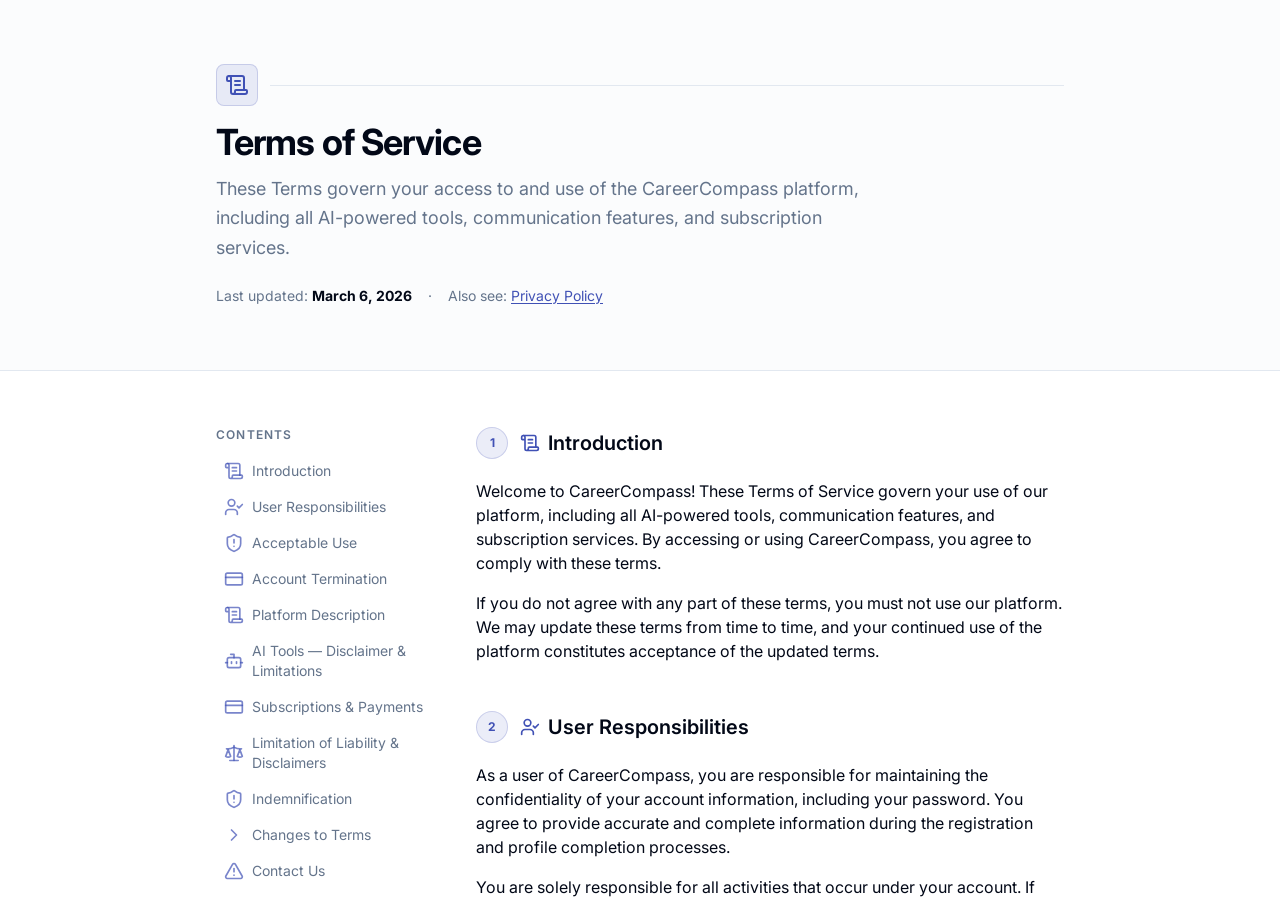
<file: terms/index.html>
<!DOCTYPE html>
<html lang="en" class="dark" style="color-scheme: dark;"><head><meta charset="utf-8"><meta name="viewport" content="width=device-width, initial-scale=1"><link rel="stylesheet" href="../_next/static/css/c5f9b3ac5e405b6c.css" data-precedence="next"><link rel="stylesheet" href="../_next/static/css/d02a341b7626333f.css" data-precedence="next"><link rel="preload" as="script" fetchpriority="low" href="../_next/static/chunks/webpack-6074ae70afa4aa3a.js"><script src="../_next/static/chunks/4bd1b696-182b6b13bdad92e3.js" async=""></script><script src="../_next/static/chunks/1255-7aed97c4fac12718.js" async=""></script><script src="../_next/static/chunks/main-app-b7ac91ae224968d9.js" async=""></script><meta name="theme-color" content="#6366f1"><link rel="preconnect" href="https://fonts.googleapis.com"><link rel="preconnect" href="https://fonts.gstatic.com" crossorigin="anonymous"><title>CareerCompass</title><meta name="description" content="Your guide to professional growth and opportunities."><link rel="manifest" href="/manifest.webmanifest"><meta name="mobile-web-app-capable" content="yes"><meta name="mobile-web-app-capable" content="yes"><meta name="apple-mobile-web-app-title" content="CareerCompass"><meta name="apple-mobile-web-app-status-bar-style" content="black-translucent"><link rel="icon" href="../favicon.ico" type="image/x-icon" sizes="16x16"><link rel="icon" href="../i.postimg.cc/nLrDYrHW/icon.png"><link rel="apple-touch-icon" href="../i.postimg.cc/nLrDYrHW/icon.png"><link href="../fonts.googleapis.com/css2/index__q1frso8r.html" rel="stylesheet"><link href="../fonts.googleapis.com/css2/index__q10mj5m7.html" rel="stylesheet"><script src="../_next/static/chunks/polyfills-42372ed130431b0a.js" nomodule=""></script><style>._wrapper_1ooyb_1 {
	position: fixed;
	inset: 0;
	z-index: 2147483641; /* 确保在所有元素之上，除了 panel */
	cursor: wait;
	overflow: hidden;

	display: none;
}

._wrapper_1ooyb_1._visible_1ooyb_11 {
	display: block;
}
/* AI 光标样式 */
._cursor_1dgwb_2 {
	position: absolute;
	width: var(--cursor-size, 75px);
	height: var(--cursor-size, 75px);
	pointer-events: none;
	z-index: 10000;
}

._cursorBorder_1dgwb_10 {
	position: absolute;
	width: 100%;
	height: 100%;
	background: linear-gradient(45deg, rgb(57, 182, 255), rgb(189, 69, 251));
	mask-image: url("data:image/svg+xml,%3csvg%20xmlns='http://www.w3.org/2000/svg'%20viewBox='0%200%20100%20100'%20fill='none'%3e%3cg%3e%3cpath%20d='M%2015%2042%20L%2015%2036.99%20Q%2015%2031.99%2023.7%2031.99%20L%2028.05%2031.99%20Q%2032.41%2031.99%2032.41%2021.99%20L%2032.41%2017%20Q%2032.41%2012%2041.09%2016.95%20L%2076.31%2037.05%20Q%2085%2042%2076.31%2046.95%20L%2041.09%2067.05%20Q%2032.41%2072%2032.41%2062.01%20L%2032.41%2057.01%20Q%2032.41%2052.01%2023.7%2052.01%20L%2019.35%2052.01%20Q%2015%2052.01%2015%2047.01%20Z'%20fill='none'%20stroke='%23000000'%20stroke-width='6'%20stroke-miterlimit='10'%20style='stroke:%20light-dark(rgb(0,%200,%200),%20rgb(255,%20255,%20255));'/%3e%3c/g%3e%3c/svg%3e");
	mask-size: 100% 100%;
	mask-repeat: no-repeat;

	transform-origin: center;
	transform: rotate(-135deg) scale(1.2);
	margin-left: -10px;
	margin-top: -18px;
}

._cursorFilling_1dgwb_25 {
	position: absolute;
	width: 100%;
	height: 100%;
	background: url("data:image/svg+xml,%3csvg%20xmlns='http://www.w3.org/2000/svg'%20viewBox='0%200%20100%20100'%3e%3cdefs%3e%3c/defs%3e%3cg%20xmlns='http://www.w3.org/2000/svg'%20style='filter:%20drop-shadow(light-dark(rgba(0,%200,%200,%200.4),%20rgba(237,%20237,%20237,%200.4))%203px%204px%204px);'%3e%3cpath%20d='M%2015%2042%20L%2015%2036.99%20Q%2015%2031.99%2023.7%2031.99%20L%2028.05%2031.99%20Q%2032.41%2031.99%2032.41%2021.99%20L%2032.41%2017%20Q%2032.41%2012%2041.09%2016.95%20L%2076.31%2037.05%20Q%2085%2042%2076.31%2046.95%20L%2041.09%2067.05%20Q%2032.41%2072%2032.41%2062.01%20L%2032.41%2057.01%20Q%2032.41%2052.01%2023.7%2052.01%20L%2019.35%2052.01%20Q%2015%2052.01%2015%2047.01%20Z'%20fill='%23ffffff'%20stroke='none'%20style='fill:%20%23ffffff;'/%3e%3c/g%3e%3c/svg%3e");
	background-size: 100% 100%;
	background-repeat: no-repeat;

	transform-origin: center;
	transform: rotate(-135deg) scale(1.2);
	margin-left: -10px;
	margin-top: -18px;
}

._cursorRipple_1dgwb_39 {
	position: absolute;
	width: 100%;
	height: 100%;
	pointer-events: none;
	margin-left: -50%;
	margin-top: -50%;

	&::after {
		content: '';
		opacity: 0;
		position: absolute;
		inset: 0;
		border: 4px solid rgba(57, 182, 255, 1);
		border-radius: 50%;
	}
}

._cursor_1dgwb_2._clicking_1dgwb_57 ._cursorRipple_1dgwb_39::after {
	animation: _cursor-ripple_1dgwb_1 300ms ease-out forwards;
}

@keyframes _cursor-ripple_1dgwb_1 {
	0% {
		transform: scale(0);
		opacity: 1;
	}
	100% {
		transform: scale(2);
		opacity: 0;
	}
}</style></head><body class="font-body antialiased"><div hidden=""><!--$--><!--/$--></div><script>!function(){try{var d=document.documentElement,c=d.classList;c.remove('light','dark');var e=localStorage.getItem('theme');if('system'===e||(!e&&true)){var t='(prefers-color-scheme: dark)',m=window.matchMedia(t);if(m.media!==t||m.matches){d.style.colorScheme = 'dark';c.add('dark')}else{d.style.colorScheme = 'light';c.add('light')}}else if(e){c.add(e|| '')}if(e==='light'||e==='dark')d.style.colorScheme=e}catch(e){}}()</script><div class="h-screen overflow-y-auto bg-background"><div class="border-b border-border bg-muted/30"><div class="max-w-4xl mx-auto px-4 sm:px-6 py-12 sm:py-16"><div><div class="flex items-center gap-3 mb-4"><div class="p-2 rounded-lg bg-primary/10 border border-primary/20"><svg xmlns="http://www.w3.org/2000/svg" width="24" height="24" viewBox="0 0 24 24" fill="none" stroke="currentColor" stroke-width="2" stroke-linecap="round" stroke-linejoin="round" class="lucide lucide-scroll-text w-6 h-6 text-primary"><path d="M15 12h-5"></path><path d="M15 8h-5"></path><path d="M19 17V5a2 2 0 0 0-2-2H4"></path><path d="M8 21h12a2 2 0 0 0 2-2v-1a1 1 0 0 0-1-1H11a1 1 0 0 0-1 1v1a2 2 0 1 1-4 0V5a2 2 0 1 0-4 0v2a1 1 0 0 0 1 1h3"></path></svg></div><div class="h-px flex-1 bg-border"></div></div><h1 class="text-3xl sm:text-4xl font-bold text-foreground tracking-tight mb-3">Terms of Service</h1><p class="text-muted-foreground text-lg leading-relaxed max-w-2xl">These Terms govern your access to and use of the CareerCompass platform, including all AI-powered tools, communication features, and subscription services.</p><div class="flex flex-wrap items-center gap-4 mt-6 text-sm text-muted-foreground"><span>Last updated: <strong class="text-foreground">March 6, 2026</strong></span><span class="hidden sm:block">·</span><span>Also see: <a class="text-primary underline underline-offset-2 hover:text-primary/80 transition-colors" href="../privacy-policy/index.html">Privacy Policy</a></span></div></div></div></div><div class="max-w-4xl mx-auto px-4 sm:px-6 py-10 sm:py-14"><div class="grid lg:grid-cols-[220px_1fr] gap-10"><aside class="hidden lg:block"><nav class="sticky top-8 space-y-1"><p class="text-xs font-semibold text-muted-foreground uppercase tracking-widest mb-3">Contents</p><a href="#introduction" class="flex items-center gap-2 text-sm text-muted-foreground hover:text-foreground transition-colors py-1.5 px-2 rounded-md hover:bg-muted/50"><span class="text-primary/70"><svg xmlns="http://www.w3.org/2000/svg" width="24" height="24" viewBox="0 0 24 24" fill="none" stroke="currentColor" stroke-width="2" stroke-linecap="round" stroke-linejoin="round" class="lucide lucide-scroll-text w-5 h-5"><path d="M15 12h-5"></path><path d="M15 8h-5"></path><path d="M19 17V5a2 2 0 0 0-2-2H4"></path><path d="M8 21h12a2 2 0 0 0 2-2v-1a1 1 0 0 0-1-1H11a1 1 0 0 0-1 1v1a2 2 0 1 1-4 0V5a2 2 0 1 0-4 0v2a1 1 0 0 0 1 1h3"></path></svg></span><span>Introduction</span></a><a href="#user-responsibilities" class="flex items-center gap-2 text-sm text-muted-foreground hover:text-foreground transition-colors py-1.5 px-2 rounded-md hover:bg-muted/50"><span class="text-primary/70"><svg xmlns="http://www.w3.org/2000/svg" width="24" height="24" viewBox="0 0 24 24" fill="none" stroke="currentColor" stroke-width="2" stroke-linecap="round" stroke-linejoin="round" class="lucide lucide-user-check w-5 h-5"><path d="M16 21v-2a4 4 0 0 0-4-4H6a4 4 0 0 0-4 4v2"></path><circle cx="9" cy="7" r="4"></circle><polyline points="16 11 18 13 22 9"></polyline></svg></span><span>User Responsibilities</span></a><a href="#acceptable-use" class="flex items-center gap-2 text-sm text-muted-foreground hover:text-foreground transition-colors py-1.5 px-2 rounded-md hover:bg-muted/50"><span class="text-primary/70"><svg xmlns="http://www.w3.org/2000/svg" width="24" height="24" viewBox="0 0 24 24" fill="none" stroke="currentColor" stroke-width="2" stroke-linecap="round" stroke-linejoin="round" class="lucide lucide-shield-alert w-5 h-5"><path d="M20 13c0 5-3.5 7.5-7.66 8.95a1 1 0 0 1-.67-.01C7.5 20.5 4 18 4 13V6a1 1 0 0 1 1-1c2 0 4.5-1.2 6.24-2.72a1.17 1.17 0 0 1 1.52 0C14.51 3.81 17 5 19 5a1 1 0 0 1 1 1z"></path><path d="M12 8v4"></path><path d="M12 16h.01"></path></svg></span><span>Acceptable Use</span></a><a href="#account-termination" class="flex items-center gap-2 text-sm text-muted-foreground hover:text-foreground transition-colors py-1.5 px-2 rounded-md hover:bg-muted/50"><span class="text-primary/70"><svg xmlns="http://www.w3.org/2000/svg" width="24" height="24" viewBox="0 0 24 24" fill="none" stroke="currentColor" stroke-width="2" stroke-linecap="round" stroke-linejoin="round" class="lucide lucide-credit-card w-5 h-5"><rect width="20" height="14" x="2" y="5" rx="2"></rect><line x1="2" x2="22" y1="10" y2="10"></line></svg></span><span>Account Termination</span></a><a href="#platform-description" class="flex items-center gap-2 text-sm text-muted-foreground hover:text-foreground transition-colors py-1.5 px-2 rounded-md hover:bg-muted/50"><span class="text-primary/70"><svg xmlns="http://www.w3.org/2000/svg" width="24" height="24" viewBox="0 0 24 24" fill="none" stroke="currentColor" stroke-width="2" stroke-linecap="round" stroke-linejoin="round" class="lucide lucide-scroll-text w-5 h-5"><path d="M15 12h-5"></path><path d="M15 8h-5"></path><path d="M19 17V5a2 2 0 0 0-2-2H4"></path><path d="M8 21h12a2 2 0 0 0 2-2v-1a1 1 0 0 0-1-1H11a1 1 0 0 0-1 1v1a2 2 0 1 1-4 0V5a2 2 0 1 0-4 0v2a1 1 0 0 0 1 1h3"></path></svg></span><span>Platform Description</span></a><a href="#ai-disclaimer" class="flex items-center gap-2 text-sm text-muted-foreground hover:text-foreground transition-colors py-1.5 px-2 rounded-md hover:bg-muted/50"><span class="text-primary/70"><svg xmlns="http://www.w3.org/2000/svg" width="24" height="24" viewBox="0 0 24 24" fill="none" stroke="currentColor" stroke-width="2" stroke-linecap="round" stroke-linejoin="round" class="lucide lucide-bot w-5 h-5"><path d="M12 8V4H8"></path><rect width="16" height="12" x="4" y="8" rx="2"></rect><path d="M2 14h2"></path><path d="M20 14h2"></path><path d="M15 13v2"></path><path d="M9 13v2"></path></svg></span><span>AI Tools — Disclaimer &amp; Limitations</span></a><a href="#subscriptions-payments" class="flex items-center gap-2 text-sm text-muted-foreground hover:text-foreground transition-colors py-1.5 px-2 rounded-md hover:bg-muted/50"><span class="text-primary/70"><svg xmlns="http://www.w3.org/2000/svg" width="24" height="24" viewBox="0 0 24 24" fill="none" stroke="currentColor" stroke-width="2" stroke-linecap="round" stroke-linejoin="round" class="lucide lucide-credit-card w-5 h-5"><rect width="20" height="14" x="2" y="5" rx="2"></rect><line x1="2" x2="22" y1="10" y2="10"></line></svg></span><span>Subscriptions &amp; Payments</span></a><a href="#liability" class="flex items-center gap-2 text-sm text-muted-foreground hover:text-foreground transition-colors py-1.5 px-2 rounded-md hover:bg-muted/50"><span class="text-primary/70"><svg xmlns="http://www.w3.org/2000/svg" width="24" height="24" viewBox="0 0 24 24" fill="none" stroke="currentColor" stroke-width="2" stroke-linecap="round" stroke-linejoin="round" class="lucide lucide-scale w-5 h-5"><path d="m16 16 3-8 3 8c-.87.65-1.92 1-3 1s-2.13-.35-3-1Z"></path><path d="m2 16 3-8 3 8c-.87.65-1.92 1-3 1s-2.13-.35-3-1Z"></path><path d="M7 21h10"></path><path d="M12 3v18"></path><path d="M3 7h2c2 0 5-1 7-2 2 1 5 2 7 2h2"></path></svg></span><span>Limitation of Liability &amp; Disclaimers</span></a><a href="#indemnification" class="flex items-center gap-2 text-sm text-muted-foreground hover:text-foreground transition-colors py-1.5 px-2 rounded-md hover:bg-muted/50"><span class="text-primary/70"><svg xmlns="http://www.w3.org/2000/svg" width="24" height="24" viewBox="0 0 24 24" fill="none" stroke="currentColor" stroke-width="2" stroke-linecap="round" stroke-linejoin="round" class="lucide lucide-shield-alert w-5 h-5"><path d="M20 13c0 5-3.5 7.5-7.66 8.95a1 1 0 0 1-.67-.01C7.5 20.5 4 18 4 13V6a1 1 0 0 1 1-1c2 0 4.5-1.2 6.24-2.72a1.17 1.17 0 0 1 1.52 0C14.51 3.81 17 5 19 5a1 1 0 0 1 1 1z"></path><path d="M12 8v4"></path><path d="M12 16h.01"></path></svg></span><span>Indemnification</span></a><a href="#changes" class="flex items-center gap-2 text-sm text-muted-foreground hover:text-foreground transition-colors py-1.5 px-2 rounded-md hover:bg-muted/50"><span class="text-primary/70"><svg xmlns="http://www.w3.org/2000/svg" width="24" height="24" viewBox="0 0 24 24" fill="none" stroke="currentColor" stroke-width="2" stroke-linecap="round" stroke-linejoin="round" class="lucide lucide-chevron-right w-5 h-5"><path d="m9 18 6-6-6-6"></path></svg></span><span>Changes to Terms</span></a><a href="#contact" class="flex items-center gap-2 text-sm text-muted-foreground hover:text-foreground transition-colors py-1.5 px-2 rounded-md hover:bg-muted/50"><span class="text-primary/70"><svg xmlns="http://www.w3.org/2000/svg" width="24" height="24" viewBox="0 0 24 24" fill="none" stroke="currentColor" stroke-width="2" stroke-linecap="round" stroke-linejoin="round" class="lucide lucide-triangle-alert w-5 h-5"><path d="m21.73 18-8-14a2 2 0 0 0-3.48 0l-8 14A2 2 0 0 0 4 21h16a2 2 0 0 0 1.73-3"></path><path d="M12 9v4"></path><path d="M12 17h.01"></path></svg></span><span>Contact Us</span></a></nav></aside><main class="space-y-12"><section id="introduction" class="scroll-mt-8"><div class="flex items-center gap-3 mb-5"><div class="flex items-center justify-center w-8 h-8 rounded-full bg-primary/10 text-primary border border-primary/20 text-xs font-bold shrink-0">1</div><div class="flex items-center gap-2"><span class="text-primary"><svg xmlns="http://www.w3.org/2000/svg" width="24" height="24" viewBox="0 0 24 24" fill="none" stroke="currentColor" stroke-width="2" stroke-linecap="round" stroke-linejoin="round" class="lucide lucide-scroll-text w-5 h-5"><path d="M15 12h-5"></path><path d="M15 8h-5"></path><path d="M19 17V5a2 2 0 0 0-2-2H4"></path><path d="M8 21h12a2 2 0 0 0 2-2v-1a1 1 0 0 0-1-1H11a1 1 0 0 0-1 1v1a2 2 0 1 1-4 0V5a2 2 0 1 0-4 0v2a1 1 0 0 0 1 1h3"></path></svg></span><h2 class="text-xl font-semibold text-foreground">Introduction</h2></div></div><div class="space-y-4"><p>Welcome to CareerCompass! These Terms of Service govern your use of our platform, including all AI-powered tools, communication features, and subscription services. By accessing or using CareerCompass, you agree to comply with these terms.</p><p>If you do not agree with any part of these terms, you must not use our platform. We may update these terms from time to time, and your continued use of the platform constitutes acceptance of the updated terms.</p></div></section><section id="user-responsibilities" class="scroll-mt-8"><div class="flex items-center gap-3 mb-5"><div class="flex items-center justify-center w-8 h-8 rounded-full bg-primary/10 text-primary border border-primary/20 text-xs font-bold shrink-0">2</div><div class="flex items-center gap-2"><span class="text-primary"><svg xmlns="http://www.w3.org/2000/svg" width="24" height="24" viewBox="0 0 24 24" fill="none" stroke="currentColor" stroke-width="2" stroke-linecap="round" stroke-linejoin="round" class="lucide lucide-user-check w-5 h-5"><path d="M16 21v-2a4 4 0 0 0-4-4H6a4 4 0 0 0-4 4v2"></path><circle cx="9" cy="7" r="4"></circle><polyline points="16 11 18 13 22 9"></polyline></svg></span><h2 class="text-xl font-semibold text-foreground">User Responsibilities</h2></div></div><div class="space-y-4"><p>As a user of CareerCompass, you are responsible for maintaining the confidentiality of your account information, including your password. You agree to provide accurate and complete information during the registration and profile completion processes.</p><p>You are solely responsible for all activities that occur under your account. If you suspect any unauthorized use of your account, you must notify us immediately. We are not liable for any loss or damage arising from your failure to comply with these responsibilities.</p></div></section><section id="acceptable-use" class="scroll-mt-8"><div class="flex items-center gap-3 mb-5"><div class="flex items-center justify-center w-8 h-8 rounded-full bg-primary/10 text-primary border border-primary/20 text-xs font-bold shrink-0">3</div><div class="flex items-center gap-2"><span class="text-primary"><svg xmlns="http://www.w3.org/2000/svg" width="24" height="24" viewBox="0 0 24 24" fill="none" stroke="currentColor" stroke-width="2" stroke-linecap="round" stroke-linejoin="round" class="lucide lucide-shield-alert w-5 h-5"><path d="M20 13c0 5-3.5 7.5-7.66 8.95a1 1 0 0 1-.67-.01C7.5 20.5 4 18 4 13V6a1 1 0 0 1 1-1c2 0 4.5-1.2 6.24-2.72a1.17 1.17 0 0 1 1.52 0C14.51 3.81 17 5 19 5a1 1 0 0 1 1 1z"></path><path d="M12 8v4"></path><path d="M12 16h.01"></path></svg></span><h2 class="text-xl font-semibold text-foreground">Acceptable Use</h2></div></div><div class="space-y-4"><p>You agree to use CareerCompass for lawful purposes only and in a manner that does not infringe the rights of or restrict the use of the platform by any third party.</p><p>Prohibited activities include, but are not limited to:</p><ul class="list-disc ml-6"><li>Uploading or sharing unlawful, offensive, or infringing content</li><li>Attempting to gain unauthorized access to the platform or its related systems or networks</li><li>Interfering with the security or integrity of the platform</li><li>Using the platform to transmit any viruses, worms, or other harmful code</li></ul></div></section><section id="account-termination" class="scroll-mt-8"><div class="flex items-center gap-3 mb-5"><div class="flex items-center justify-center w-8 h-8 rounded-full bg-primary/10 text-primary border border-primary/20 text-xs font-bold shrink-0">4</div><div class="flex items-center gap-2"><span class="text-primary"><svg xmlns="http://www.w3.org/2000/svg" width="24" height="24" viewBox="0 0 24 24" fill="none" stroke="currentColor" stroke-width="2" stroke-linecap="round" stroke-linejoin="round" class="lucide lucide-credit-card w-5 h-5"><rect width="20" height="14" x="2" y="5" rx="2"></rect><line x1="2" x2="22" y1="10" y2="10"></line></svg></span><h2 class="text-xl font-semibold text-foreground">Account Termination</h2></div></div><div class="space-y-4"><p>We may suspend or terminate your account at any time, without prior notice or liability, for conduct that we believe violates these Terms of Service or is harmful to other users of the platform, us, or third parties, or for any other reason.</p><p>Upon termination, your right to use the platform will immediately cease. If you wish to terminate your account, you may simply discontinue using the platform.</p></div></section><section id="platform-description" class="scroll-mt-8"><div class="flex items-center gap-3 mb-5"><div class="flex items-center justify-center w-8 h-8 rounded-full bg-primary/10 text-primary border border-primary/20 text-xs font-bold shrink-0">5</div><div class="flex items-center gap-2"><span class="text-primary"><svg xmlns="http://www.w3.org/2000/svg" width="24" height="24" viewBox="0 0 24 24" fill="none" stroke="currentColor" stroke-width="2" stroke-linecap="round" stroke-linejoin="round" class="lucide lucide-scroll-text w-5 h-5"><path d="M15 12h-5"></path><path d="M15 8h-5"></path><path d="M19 17V5a2 2 0 0 0-2-2H4"></path><path d="M8 21h12a2 2 0 0 0 2-2v-1a1 1 0 0 0-1-1H11a1 1 0 0 0-1 1v1a2 2 0 1 1-4 0V5a2 2 0 1 0-4 0v2a1 1 0 0 0 1 1h3"></path></svg></span><h2 class="text-xl font-semibold text-foreground">Platform Description</h2></div></div><div class="space-y-4"><p class="text-muted-foreground leading-relaxed">CareerCompass is a dual-sided, AI-powered career management platform that connects job seekers and employers. The platform includes:</p><div class="grid sm:grid-cols-2 gap-3"><div class="p-4 rounded-lg border border-border bg-card"><p class="font-semibold text-foreground text-sm mb-3">For Job Seekers</p><ul class="space-y-1.5"><li class="flex gap-2 text-sm text-muted-foreground"><svg xmlns="http://www.w3.org/2000/svg" width="24" height="24" viewBox="0 0 24 24" fill="none" stroke="currentColor" stroke-width="2" stroke-linecap="round" stroke-linejoin="round" class="lucide lucide-chevron-right w-3.5 h-3.5 mt-0.5 text-primary shrink-0"><path d="m9 18 6-6-6-6"></path></svg><span>AI job matching and personalized recommendations</span></li><li class="flex gap-2 text-sm text-muted-foreground"><svg xmlns="http://www.w3.org/2000/svg" width="24" height="24" viewBox="0 0 24 24" fill="none" stroke="currentColor" stroke-width="2" stroke-linecap="round" stroke-linejoin="round" class="lucide lucide-chevron-right w-3.5 h-3.5 mt-0.5 text-primary shrink-0"><path d="m9 18 6-6-6-6"></path></svg><span>Resume builder and ATS compatibility scoring</span></li><li class="flex gap-2 text-sm text-muted-foreground"><svg xmlns="http://www.w3.org/2000/svg" width="24" height="24" viewBox="0 0 24 24" fill="none" stroke="currentColor" stroke-width="2" stroke-linecap="round" stroke-linejoin="round" class="lucide lucide-chevron-right w-3.5 h-3.5 mt-0.5 text-primary shrink-0"><path d="m9 18 6-6-6-6"></path></svg><span>AI-generated cover letters and profile summaries</span></li><li class="flex gap-2 text-sm text-muted-foreground"><svg xmlns="http://www.w3.org/2000/svg" width="24" height="24" viewBox="0 0 24 24" fill="none" stroke="currentColor" stroke-width="2" stroke-linecap="round" stroke-linejoin="round" class="lucide lucide-chevron-right w-3.5 h-3.5 mt-0.5 text-primary shrink-0"><path d="m9 18 6-6-6-6"></path></svg><span>Interview preparation with role-specific questions</span></li><li class="flex gap-2 text-sm text-muted-foreground"><svg xmlns="http://www.w3.org/2000/svg" width="24" height="24" viewBox="0 0 24 24" fill="none" stroke="currentColor" stroke-width="2" stroke-linecap="round" stroke-linejoin="round" class="lucide lucide-chevron-right w-3.5 h-3.5 mt-0.5 text-primary shrink-0"><path d="m9 18 6-6-6-6"></path></svg><span>Skill gap analysis and salary negotiation insights</span></li><li class="flex gap-2 text-sm text-muted-foreground"><svg xmlns="http://www.w3.org/2000/svg" width="24" height="24" viewBox="0 0 24 24" fill="none" stroke="currentColor" stroke-width="2" stroke-linecap="round" stroke-linejoin="round" class="lucide lucide-chevron-right w-3.5 h-3.5 mt-0.5 text-primary shrink-0"><path d="m9 18 6-6-6-6"></path></svg><span>LinkedIn profile optimization</span></li><li class="flex gap-2 text-sm text-muted-foreground"><svg xmlns="http://www.w3.org/2000/svg" width="24" height="24" viewBox="0 0 24 24" fill="none" stroke="currentColor" stroke-width="2" stroke-linecap="round" stroke-linejoin="round" class="lucide lucide-chevron-right w-3.5 h-3.5 mt-0.5 text-primary shrink-0"><path d="m9 18 6-6-6-6"></path></svg><span>Application tracking dashboard</span></li><li class="flex gap-2 text-sm text-muted-foreground"><svg xmlns="http://www.w3.org/2000/svg" width="24" height="24" viewBox="0 0 24 24" fill="none" stroke="currentColor" stroke-width="2" stroke-linecap="round" stroke-linejoin="round" class="lucide lucide-chevron-right w-3.5 h-3.5 mt-0.5 text-primary shrink-0"><path d="m9 18 6-6-6-6"></path></svg><span>End-to-end encrypted chat with employers</span></li></ul></div><div class="p-4 rounded-lg border border-border bg-card"><p class="font-semibold text-foreground text-sm mb-3">For Employers</p><ul class="space-y-1.5"><li class="flex gap-2 text-sm text-muted-foreground"><svg xmlns="http://www.w3.org/2000/svg" width="24" height="24" viewBox="0 0 24 24" fill="none" stroke="currentColor" stroke-width="2" stroke-linecap="round" stroke-linejoin="round" class="lucide lucide-chevron-right w-3.5 h-3.5 mt-0.5 text-primary shrink-0"><path d="m9 18 6-6-6-6"></path></svg><span>AI-powered candidate ranking and discovery</span></li><li class="flex gap-2 text-sm text-muted-foreground"><svg xmlns="http://www.w3.org/2000/svg" width="24" height="24" viewBox="0 0 24 24" fill="none" stroke="currentColor" stroke-width="2" stroke-linecap="round" stroke-linejoin="round" class="lucide lucide-chevron-right w-3.5 h-3.5 mt-0.5 text-primary shrink-0"><path d="m9 18 6-6-6-6"></path></svg><span>Smart job posting with AI-enhanced descriptions</span></li><li class="flex gap-2 text-sm text-muted-foreground"><svg xmlns="http://www.w3.org/2000/svg" width="24" height="24" viewBox="0 0 24 24" fill="none" stroke="currentColor" stroke-width="2" stroke-linecap="round" stroke-linejoin="round" class="lucide lucide-chevron-right w-3.5 h-3.5 mt-0.5 text-primary shrink-0"><path d="m9 18 6-6-6-6"></path></svg><span>Kanban-style applicant pipeline management</span></li><li class="flex gap-2 text-sm text-muted-foreground"><svg xmlns="http://www.w3.org/2000/svg" width="24" height="24" viewBox="0 0 24 24" fill="none" stroke="currentColor" stroke-width="2" stroke-linecap="round" stroke-linejoin="round" class="lucide lucide-chevron-right w-3.5 h-3.5 mt-0.5 text-primary shrink-0"><path d="m9 18 6-6-6-6"></path></svg><span>Bulk candidate outreach</span></li><li class="flex gap-2 text-sm text-muted-foreground"><svg xmlns="http://www.w3.org/2000/svg" width="24" height="24" viewBox="0 0 24 24" fill="none" stroke="currentColor" stroke-width="2" stroke-linecap="round" stroke-linejoin="round" class="lucide lucide-chevron-right w-3.5 h-3.5 mt-0.5 text-primary shrink-0"><path d="m9 18 6-6-6-6"></path></svg><span>Recruitment analytics and hiring metrics</span></li><li class="flex gap-2 text-sm text-muted-foreground"><svg xmlns="http://www.w3.org/2000/svg" width="24" height="24" viewBox="0 0 24 24" fill="none" stroke="currentColor" stroke-width="2" stroke-linecap="round" stroke-linejoin="round" class="lucide lucide-chevron-right w-3.5 h-3.5 mt-0.5 text-primary shrink-0"><path d="m9 18 6-6-6-6"></path></svg><span>End-to-end encrypted communication with candidates</span></li><li class="flex gap-2 text-sm text-muted-foreground"><svg xmlns="http://www.w3.org/2000/svg" width="24" height="24" viewBox="0 0 24 24" fill="none" stroke="currentColor" stroke-width="2" stroke-linecap="round" stroke-linejoin="round" class="lucide lucide-chevron-right w-3.5 h-3.5 mt-0.5 text-primary shrink-0"><path d="m9 18 6-6-6-6"></path></svg><span>Automated application status emails</span></li><li class="flex gap-2 text-sm text-muted-foreground"><svg xmlns="http://www.w3.org/2000/svg" width="24" height="24" viewBox="0 0 24 24" fill="none" stroke="currentColor" stroke-width="2" stroke-linecap="round" stroke-linejoin="round" class="lucide lucide-chevron-right w-3.5 h-3.5 mt-0.5 text-primary shrink-0"><path d="m9 18 6-6-6-6"></path></svg><span>Multi-user team collaboration tools</span></li></ul></div></div><p class="text-sm text-muted-foreground p-4 rounded-lg bg-muted/50 border border-border/50"><strong class="text-foreground">Role isolation:</strong> Job Seeker accounts cannot access employer-side candidate pipelines, rankings, or evaluation data. Employer accounts cannot access other employers' candidate data or job seeker private profile information beyond what the job seeker has explicitly submitted in an application.</p><p class="text-sm text-muted-foreground">We reserve the right to modify, add, or remove features at any time. Material changes that significantly affect your use of the platform will be communicated via email or in-app notice.</p></div></section><section id="ai-disclaimer" class="scroll-mt-8"><div class="flex items-center gap-3 mb-5"><div class="flex items-center justify-center w-8 h-8 rounded-full bg-primary/10 text-primary border border-primary/20 text-xs font-bold shrink-0">6</div><div class="flex items-center gap-2"><span class="text-primary"><svg xmlns="http://www.w3.org/2000/svg" width="24" height="24" viewBox="0 0 24 24" fill="none" stroke="currentColor" stroke-width="2" stroke-linecap="round" stroke-linejoin="round" class="lucide lucide-bot w-5 h-5"><path d="M12 8V4H8"></path><rect width="16" height="12" x="4" y="8" rx="2"></rect><path d="M2 14h2"></path><path d="M20 14h2"></path><path d="M15 13v2"></path><path d="M9 13v2"></path></svg></span><h2 class="text-xl font-semibold text-foreground">AI Tools — Disclaimer &amp; Limitations</h2></div></div><div class="space-y-4"><div class="p-4 rounded-lg bg-amber-500/10 border border-amber-500/20 flex gap-3"><svg xmlns="http://www.w3.org/2000/svg" width="24" height="24" viewBox="0 0 24 24" fill="none" stroke="currentColor" stroke-width="2" stroke-linecap="round" stroke-linejoin="round" class="lucide lucide-triangle-alert w-5 h-5 text-amber-500 shrink-0 mt-0.5"><path d="m21.73 18-8-14a2 2 0 0 0-3.48 0l-8 14A2 2 0 0 0 4 21h16a2 2 0 0 0 1.73-3"></path><path d="M12 9v4"></path><path d="M12 17h.01"></path></svg><p class="text-sm text-foreground leading-relaxed">CareerCompass integrates <strong>Google Gemini 2.5 Flash</strong> via the Genkit framework across 17 AI flows. All outputs are <strong>advisory tools only</strong> and do not constitute professional career, legal, financial, or hiring advice.</p></div><div class="flex gap-3 p-4 rounded-lg bg-muted/50 border border-border/50"><svg xmlns="http://www.w3.org/2000/svg" width="24" height="24" viewBox="0 0 24 24" fill="none" stroke="currentColor" stroke-width="2" stroke-linecap="round" stroke-linejoin="round" class="lucide lucide-bot w-4 h-4 mt-0.5 text-primary shrink-0"><path d="M12 8V4H8"></path><rect width="16" height="12" x="4" y="8" rx="2"></rect><path d="M2 14h2"></path><path d="M20 14h2"></path><path d="M15 13v2"></path><path d="M9 13v2"></path></svg><div><span class="font-medium text-foreground text-sm">No Employment Guarantee: </span><span class="text-muted-foreground text-sm leading-relaxed">ATS scores, job match rankings, cover letters, interview question sets, salary estimates, and all other AI-generated outputs are guidance only. CareerCompass makes no representation or warranty regarding interview outcomes, job placement success, or hiring decisions.</span></div></div><div class="flex gap-3 p-4 rounded-lg bg-muted/50 border border-border/50"><svg xmlns="http://www.w3.org/2000/svg" width="24" height="24" viewBox="0 0 24 24" fill="none" stroke="currentColor" stroke-width="2" stroke-linecap="round" stroke-linejoin="round" class="lucide lucide-bot w-4 h-4 mt-0.5 text-primary shrink-0"><path d="M12 8V4H8"></path><rect width="16" height="12" x="4" y="8" rx="2"></rect><path d="M2 14h2"></path><path d="M20 14h2"></path><path d="M15 13v2"></path><path d="M9 13v2"></path></svg><div><span class="font-medium text-foreground text-sm">Content Accuracy: </span><span class="text-muted-foreground text-sm leading-relaxed">AI-generated content may contain factual errors, hallucinations, or inappropriate suggestions. You are solely responsible for reviewing, editing, and verifying all AI-generated content before submitting it to any employer or third party.</span></div></div><div class="flex gap-3 p-4 rounded-lg bg-muted/50 border border-border/50"><svg xmlns="http://www.w3.org/2000/svg" width="24" height="24" viewBox="0 0 24 24" fill="none" stroke="currentColor" stroke-width="2" stroke-linecap="round" stroke-linejoin="round" class="lucide lucide-bot w-4 h-4 mt-0.5 text-primary shrink-0"><path d="M12 8V4H8"></path><rect width="16" height="12" x="4" y="8" rx="2"></rect><path d="M2 14h2"></path><path d="M20 14h2"></path><path d="M15 13v2"></path><path d="M9 13v2"></path></svg><div><span class="font-medium text-foreground text-sm">Employer Responsibility: </span><span class="text-muted-foreground text-sm leading-relaxed">AI candidate ranking is a decision-support tool only. Employers are solely and exclusively responsible for their final hiring decisions. You may not delegate hiring responsibility to any algorithmic output produced by this platform.</span></div></div><div class="flex gap-3 p-4 rounded-lg bg-muted/50 border border-border/50"><svg xmlns="http://www.w3.org/2000/svg" width="24" height="24" viewBox="0 0 24 24" fill="none" stroke="currentColor" stroke-width="2" stroke-linecap="round" stroke-linejoin="round" class="lucide lucide-bot w-4 h-4 mt-0.5 text-primary shrink-0"><path d="M12 8V4H8"></path><rect width="16" height="12" x="4" y="8" rx="2"></rect><path d="M2 14h2"></path><path d="M20 14h2"></path><path d="M15 13v2"></path><path d="M9 13v2"></path></svg><div><span class="font-medium text-foreground text-sm">Non-Discriminatory Use: </span><span class="text-muted-foreground text-sm leading-relaxed">Employers must not use AI ranking, scoring, or candidate discovery features to discriminate on the basis of race, gender, age, religion, national origin, disability, sexual orientation, or any other characteristic protected under applicable law.</span></div></div><div class="flex gap-3 p-4 rounded-lg bg-muted/50 border border-border/50"><svg xmlns="http://www.w3.org/2000/svg" width="24" height="24" viewBox="0 0 24 24" fill="none" stroke="currentColor" stroke-width="2" stroke-linecap="round" stroke-linejoin="round" class="lucide lucide-bot w-4 h-4 mt-0.5 text-primary shrink-0"><path d="M12 8V4H8"></path><rect width="16" height="12" x="4" y="8" rx="2"></rect><path d="M2 14h2"></path><path d="M20 14h2"></path><path d="M15 13v2"></path><path d="M9 13v2"></path></svg><div><span class="font-medium text-foreground text-sm">Data Sent to AI: </span><span class="text-muted-foreground text-sm leading-relaxed">By using AI features, you consent to relevant text (resume content, job descriptions, prompts) being processed by Google Gemini. Do not submit sensitive personal data beyond what the specific feature requires. Google's data handling is governed by their own terms and privacy policy.</span></div></div></div></section><section id="subscriptions-payments" class="scroll-mt-8"><div class="flex items-center gap-3 mb-5"><div class="flex items-center justify-center w-8 h-8 rounded-full bg-primary/10 text-primary border border-primary/20 text-xs font-bold shrink-0">7</div><div class="flex items-center gap-2"><span class="text-primary"><svg xmlns="http://www.w3.org/2000/svg" width="24" height="24" viewBox="0 0 24 24" fill="none" stroke="currentColor" stroke-width="2" stroke-linecap="round" stroke-linejoin="round" class="lucide lucide-credit-card w-5 h-5"><rect width="20" height="14" x="2" y="5" rx="2"></rect><line x1="2" x2="22" y1="10" y2="10"></line></svg></span><h2 class="text-xl font-semibold text-foreground">Subscriptions &amp; Payments</h2></div></div><div class="space-y-4"><p class="text-muted-foreground leading-relaxed">Certain platform features require an active paid subscription. Subscriptions are billed and managed through Stripe.</p><div class="overflow-x-auto rounded-lg border border-border"><table class="w-full text-sm"><thead><tr class="border-b border-border bg-muted/50"><th class="text-left px-4 py-3 font-medium text-foreground">Topic</th><th class="text-left px-4 py-3 font-medium text-foreground">Details</th></tr></thead><tbody class="divide-y divide-border"><tr class="bg-card hover:bg-muted/30 transition-colors"><td class="px-4 py-3 font-medium text-foreground align-top w-40">Available Plans</td><td class="px-4 py-3 text-muted-foreground leading-relaxed">Starter, Pro, Business, and Premium — available on monthly or yearly billing cycles. Plan features differ by role (Job Seeker vs. Employer).</td></tr><tr class="bg-card hover:bg-muted/30 transition-colors"><td class="px-4 py-3 font-medium text-foreground align-top w-40">Billing Authorization</td><td class="px-4 py-3 text-muted-foreground leading-relaxed">By subscribing, you authorize CareerCompass to charge your payment method on a recurring basis at the interval selected. Charges are processed via Stripe.</td></tr><tr class="bg-card hover:bg-muted/30 transition-colors"><td class="px-4 py-3 font-medium text-foreground align-top w-40">Rate Limiting</td><td class="px-4 py-3 text-muted-foreground leading-relaxed">Checkout sessions and payment-related API endpoints are rate-limited to prevent abuse.</td></tr><tr class="bg-card hover:bg-muted/30 transition-colors"><td class="px-4 py-3 font-medium text-foreground align-top w-40">Cancellation</td><td class="px-4 py-3 text-muted-foreground leading-relaxed">Cancel any time via Settings → Billing. Cancellation takes effect at the end of the current billing period; access continues until then.</td></tr><tr class="bg-card hover:bg-muted/30 transition-colors"><td class="px-4 py-3 font-medium text-foreground align-top w-40">Refunds</td><td class="px-4 py-3 text-muted-foreground leading-relaxed">No refunds are issued for partial billing periods unless mandated by applicable law. Contact arsth134@gmail.com for exceptional circumstances.</td></tr><tr class="bg-card hover:bg-muted/30 transition-colors"><td class="px-4 py-3 font-medium text-foreground align-top w-40">Price Changes</td><td class="px-4 py-3 text-muted-foreground leading-relaxed">Pricing may be modified with at least 30 days' notice via email or in-app notification. Continued use after the effective date constitutes acceptance.</td></tr><tr class="bg-card hover:bg-muted/30 transition-colors"><td class="px-4 py-3 font-medium text-foreground align-top w-40">Failed Payments</td><td class="px-4 py-3 text-muted-foreground leading-relaxed">Failed payments will result in suspension of premium features until the outstanding balance is resolved.</td></tr></tbody></table></div></div></section><section id="liability" class="scroll-mt-8"><div class="flex items-center gap-3 mb-5"><div class="flex items-center justify-center w-8 h-8 rounded-full bg-primary/10 text-primary border border-primary/20 text-xs font-bold shrink-0">8</div><div class="flex items-center gap-2"><span class="text-primary"><svg xmlns="http://www.w3.org/2000/svg" width="24" height="24" viewBox="0 0 24 24" fill="none" stroke="currentColor" stroke-width="2" stroke-linecap="round" stroke-linejoin="round" class="lucide lucide-scale w-5 h-5"><path d="m16 16 3-8 3 8c-.87.65-1.92 1-3 1s-2.13-.35-3-1Z"></path><path d="m2 16 3-8 3 8c-.87.65-1.92 1-3 1s-2.13-.35-3-1Z"></path><path d="M7 21h10"></path><path d="M12 3v18"></path><path d="M3 7h2c2 0 5-1 7-2 2 1 5 2 7 2h2"></path></svg></span><h2 class="text-xl font-semibold text-foreground">Limitation of Liability &amp; Disclaimers</h2></div></div><div class="space-y-4"><div class="p-4 rounded-lg border border-border bg-muted/50"><p class="text-sm text-muted-foreground leading-relaxed"><strong class="text-foreground">Disclaimer of Warranties:</strong> The Platform is provided "AS IS" and "AS AVAILABLE" without warranty of any kind. To the maximum extent permitted by applicable law, CareerCompass expressly disclaims all warranties, express or implied, including but not limited to implied warranties of merchantability, fitness for a particular purpose, and non-infringement.</p></div><div class="p-4 rounded-lg border border-border bg-muted/50"><p class="text-sm text-muted-foreground leading-relaxed"><strong class="text-foreground">Limitation of Liability:</strong> To the maximum extent permitted by applicable law, CareerCompass and its affiliates shall not be liable for any indirect, incidental, special, consequential, or punitive damages, or any loss of profits, revenue, data, goodwill, or other intangible losses, resulting from: (a) your access to or use of or inability to access or use the Platform; (b) any conduct or content of any third party on the Platform; (c) AI-generated content used in job applications or hiring decisions; (d) unauthorized access, use, or alteration of your transmissions or content; or (e) any interruption or cessation of the service.</p></div><div class="p-4 rounded-lg border border-border bg-muted/50"><p class="text-sm text-muted-foreground leading-relaxed"><strong class="text-foreground">Third-Party Services:</strong> CareerCompass integrates third-party services including Google Gemini, Firebase, Stripe, Cloudinary, and Brevo. We are not responsible for the availability, accuracy, or conduct of these third-party services. Your use of third-party services is subject to their respective terms and privacy policies.</p></div><div class="p-4 rounded-lg border border-border bg-muted/50"><p class="text-sm text-muted-foreground leading-relaxed"><strong class="text-foreground">Aggregate Liability Cap:</strong> CareerCompass's total aggregate liability to you for all claims arising out of or relating to these Terms or your use of the Platform shall not exceed the greater of (a) the total amount you paid to us in the 12 months preceding the claim, or (b) USD $100.</p></div></div></section><section id="indemnification" class="scroll-mt-8"><div class="flex items-center gap-3 mb-5"><div class="flex items-center justify-center w-8 h-8 rounded-full bg-primary/10 text-primary border border-primary/20 text-xs font-bold shrink-0">9</div><div class="flex items-center gap-2"><span class="text-primary"><svg xmlns="http://www.w3.org/2000/svg" width="24" height="24" viewBox="0 0 24 24" fill="none" stroke="currentColor" stroke-width="2" stroke-linecap="round" stroke-linejoin="round" class="lucide lucide-shield-alert w-5 h-5"><path d="M20 13c0 5-3.5 7.5-7.66 8.95a1 1 0 0 1-.67-.01C7.5 20.5 4 18 4 13V6a1 1 0 0 1 1-1c2 0 4.5-1.2 6.24-2.72a1.17 1.17 0 0 1 1.52 0C14.51 3.81 17 5 19 5a1 1 0 0 1 1 1z"></path><path d="M12 8v4"></path><path d="M12 16h.01"></path></svg></span><h2 class="text-xl font-semibold text-foreground">Indemnification</h2></div></div><p class="text-muted-foreground leading-relaxed">You agree to defend, indemnify, and hold harmless CareerCompass, its affiliates, and their respective officers, directors, employees, and agents from and against any claims, liabilities, damages, losses, costs, or expenses (including reasonable legal fees) arising out of or relating to: (a) your violation of these Terms; (b) your use of the Platform in a manner not expressly authorized; (c) content you upload or submit, including resumes, job postings, or messages; or (d) your violation of any applicable law or third-party right.</p></section><section id="changes" class="scroll-mt-8"><div class="flex items-center gap-3 mb-5"><div class="flex items-center justify-center w-8 h-8 rounded-full bg-primary/10 text-primary border border-primary/20 text-xs font-bold shrink-0">10</div><div class="flex items-center gap-2"><span class="text-primary"><svg xmlns="http://www.w3.org/2000/svg" width="24" height="24" viewBox="0 0 24 24" fill="none" stroke="currentColor" stroke-width="2" stroke-linecap="round" stroke-linejoin="round" class="lucide lucide-chevron-right w-5 h-5"><path d="m9 18 6-6-6-6"></path></svg></span><h2 class="text-xl font-semibold text-foreground">Changes to Terms</h2></div></div><div class="space-y-4"><p>We may update these Terms of Service from time to time. All changes will be posted on this page with an updated effective date. You are advised to review these terms periodically for any changes. Changes to these terms are effective when they are posted on this page.</p><p>Your continued use of the platform after any changes to these terms constitutes your acceptance of the new terms.</p></div></section><section id="contact" class="scroll-mt-8"><div class="flex items-center gap-3 mb-5"><div class="flex items-center justify-center w-8 h-8 rounded-full bg-primary/10 text-primary border border-primary/20 text-xs font-bold shrink-0">11</div><div class="flex items-center gap-2"><span class="text-primary"><svg xmlns="http://www.w3.org/2000/svg" width="24" height="24" viewBox="0 0 24 24" fill="none" stroke="currentColor" stroke-width="2" stroke-linecap="round" stroke-linejoin="round" class="lucide lucide-triangle-alert w-5 h-5"><path d="m21.73 18-8-14a2 2 0 0 0-3.48 0l-8 14A2 2 0 0 0 4 21h16a2 2 0 0 0 1.73-3"></path><path d="M12 9v4"></path><path d="M12 17h.01"></path></svg></span><h2 class="text-xl font-semibold text-foreground">Contact Us</h2></div></div><div class="space-y-3"><p class="text-muted-foreground">If you have any questions about these Terms of Service:</p><a class="inline-block px-4 py-2 bg-primary text-white rounded-md font-medium hover:bg-primary/80 transition-colors" target="_blank" rel="noopener noreferrer" href="https://github.com/arsh342/careercompass">Contact us via GitHub</a></div></section><div class="pt-6 border-t border-border text-center text-sm text-muted-foreground"><p>By using CareerCompass, you acknowledge that you have read, understood, and agreed to these Terms of Service.</p><p class="mt-1">© 2026 CareerCompass. All rights reserved.</p></div></main></div></div></div><div role="region" aria-label="Notifications (F8)" tabindex="-1" style="pointer-events:none"><ol tabindex="-1" class="fixed z-[100] flex max-h-screen top-4 left-1/2 w-auto max-w-none -translate-x-1/2 flex-col items-center p-0 sm:top-4 sm:right-auto sm:bottom-auto sm:left-1/2 sm:flex-col sm:-translate-x-1/2 md:max-w-none"></ol></div><div role="region" aria-label="Notifications (F8)" tabindex="-1" style="pointer-events:none"><ol tabindex="-1" class="fixed top-0 z-[100] flex max-h-screen w-full flex-col-reverse p-4 sm:bottom-0 sm:right-0 sm:top-auto sm:flex-col md:max-w-[420px]"></ol></div><script>requestAnimationFrame(function(){$RT=performance.now()});</script><script src="../_next/static/chunks/webpack-6074ae70afa4aa3a.js" id="_R_" async=""></script><div hidden="" id="S:0"><div class="h-screen overflow-y-auto bg-background"><div class="border-b border-border bg-muted/30"><div class="max-w-4xl mx-auto px-4 sm:px-6 py-12 sm:py-16"><div><div class="flex items-center gap-3 mb-4"><div class="p-2 rounded-lg bg-primary/10 border border-primary/20"><svg xmlns="http://www.w3.org/2000/svg" width="24" height="24" viewBox="0 0 24 24" fill="none" stroke="currentColor" stroke-width="2" stroke-linecap="round" stroke-linejoin="round" class="lucide lucide-scroll-text w-6 h-6 text-primary"><path d="M15 12h-5"></path><path d="M15 8h-5"></path><path d="M19 17V5a2 2 0 0 0-2-2H4"></path><path d="M8 21h12a2 2 0 0 0 2-2v-1a1 1 0 0 0-1-1H11a1 1 0 0 0-1 1v1a2 2 0 1 1-4 0V5a2 2 0 1 0-4 0v2a1 1 0 0 0 1 1h3"></path></svg></div><div class="h-px flex-1 bg-border"></div></div><h1 class="text-3xl sm:text-4xl font-bold text-foreground tracking-tight mb-3">Terms of Service</h1><p class="text-muted-foreground text-lg leading-relaxed max-w-2xl">These Terms govern your access to and use of the CareerCompass platform, including all AI-powered tools, communication features, and subscription services.</p><div class="flex flex-wrap items-center gap-4 mt-6 text-sm text-muted-foreground"><span>Last updated:<!-- --> <strong class="text-foreground">March 6, 2026</strong></span><span class="hidden sm:block">·</span><span>Also see:<!-- --> <a class="text-primary underline underline-offset-2 hover:text-primary/80 transition-colors" href="../privacy-policy/index.html">Privacy Policy</a></span></div></div></div></div><div class="max-w-4xl mx-auto px-4 sm:px-6 py-10 sm:py-14"><div class="grid lg:grid-cols-[220px_1fr] gap-10"><aside class="hidden lg:block"><nav class="sticky top-8 space-y-1"><p class="text-xs font-semibold text-muted-foreground uppercase tracking-widest mb-3">Contents</p><a href="#introduction" class="flex items-center gap-2 text-sm text-muted-foreground hover:text-foreground transition-colors py-1.5 px-2 rounded-md hover:bg-muted/50"><span class="text-primary/70"><svg xmlns="http://www.w3.org/2000/svg" width="24" height="24" viewBox="0 0 24 24" fill="none" stroke="currentColor" stroke-width="2" stroke-linecap="round" stroke-linejoin="round" class="lucide lucide-scroll-text w-5 h-5"><path d="M15 12h-5"></path><path d="M15 8h-5"></path><path d="M19 17V5a2 2 0 0 0-2-2H4"></path><path d="M8 21h12a2 2 0 0 0 2-2v-1a1 1 0 0 0-1-1H11a1 1 0 0 0-1 1v1a2 2 0 1 1-4 0V5a2 2 0 1 0-4 0v2a1 1 0 0 0 1 1h3"></path></svg></span><span>Introduction</span></a><a href="#user-responsibilities" class="flex items-center gap-2 text-sm text-muted-foreground hover:text-foreground transition-colors py-1.5 px-2 rounded-md hover:bg-muted/50"><span class="text-primary/70"><svg xmlns="http://www.w3.org/2000/svg" width="24" height="24" viewBox="0 0 24 24" fill="none" stroke="currentColor" stroke-width="2" stroke-linecap="round" stroke-linejoin="round" class="lucide lucide-user-check w-5 h-5"><path d="M16 21v-2a4 4 0 0 0-4-4H6a4 4 0 0 0-4 4v2"></path><circle cx="9" cy="7" r="4"></circle><polyline points="16 11 18 13 22 9"></polyline></svg></span><span>User Responsibilities</span></a><a href="#acceptable-use" class="flex items-center gap-2 text-sm text-muted-foreground hover:text-foreground transition-colors py-1.5 px-2 rounded-md hover:bg-muted/50"><span class="text-primary/70"><svg xmlns="http://www.w3.org/2000/svg" width="24" height="24" viewBox="0 0 24 24" fill="none" stroke="currentColor" stroke-width="2" stroke-linecap="round" stroke-linejoin="round" class="lucide lucide-shield-alert w-5 h-5"><path d="M20 13c0 5-3.5 7.5-7.66 8.95a1 1 0 0 1-.67-.01C7.5 20.5 4 18 4 13V6a1 1 0 0 1 1-1c2 0 4.5-1.2 6.24-2.72a1.17 1.17 0 0 1 1.52 0C14.51 3.81 17 5 19 5a1 1 0 0 1 1 1z"></path><path d="M12 8v4"></path><path d="M12 16h.01"></path></svg></span><span>Acceptable Use</span></a><a href="#account-termination" class="flex items-center gap-2 text-sm text-muted-foreground hover:text-foreground transition-colors py-1.5 px-2 rounded-md hover:bg-muted/50"><span class="text-primary/70"><svg xmlns="http://www.w3.org/2000/svg" width="24" height="24" viewBox="0 0 24 24" fill="none" stroke="currentColor" stroke-width="2" stroke-linecap="round" stroke-linejoin="round" class="lucide lucide-credit-card w-5 h-5"><rect width="20" height="14" x="2" y="5" rx="2"></rect><line x1="2" x2="22" y1="10" y2="10"></line></svg></span><span>Account Termination</span></a><a href="#platform-description" class="flex items-center gap-2 text-sm text-muted-foreground hover:text-foreground transition-colors py-1.5 px-2 rounded-md hover:bg-muted/50"><span class="text-primary/70"><svg xmlns="http://www.w3.org/2000/svg" width="24" height="24" viewBox="0 0 24 24" fill="none" stroke="currentColor" stroke-width="2" stroke-linecap="round" stroke-linejoin="round" class="lucide lucide-scroll-text w-5 h-5"><path d="M15 12h-5"></path><path d="M15 8h-5"></path><path d="M19 17V5a2 2 0 0 0-2-2H4"></path><path d="M8 21h12a2 2 0 0 0 2-2v-1a1 1 0 0 0-1-1H11a1 1 0 0 0-1 1v1a2 2 0 1 1-4 0V5a2 2 0 1 0-4 0v2a1 1 0 0 0 1 1h3"></path></svg></span><span>Platform Description</span></a><a href="#ai-disclaimer" class="flex items-center gap-2 text-sm text-muted-foreground hover:text-foreground transition-colors py-1.5 px-2 rounded-md hover:bg-muted/50"><span class="text-primary/70"><svg xmlns="http://www.w3.org/2000/svg" width="24" height="24" viewBox="0 0 24 24" fill="none" stroke="currentColor" stroke-width="2" stroke-linecap="round" stroke-linejoin="round" class="lucide lucide-bot w-5 h-5"><path d="M12 8V4H8"></path><rect width="16" height="12" x="4" y="8" rx="2"></rect><path d="M2 14h2"></path><path d="M20 14h2"></path><path d="M15 13v2"></path><path d="M9 13v2"></path></svg></span><span>AI Tools — Disclaimer &amp; Limitations</span></a><a href="#subscriptions-payments" class="flex items-center gap-2 text-sm text-muted-foreground hover:text-foreground transition-colors py-1.5 px-2 rounded-md hover:bg-muted/50"><span class="text-primary/70"><svg xmlns="http://www.w3.org/2000/svg" width="24" height="24" viewBox="0 0 24 24" fill="none" stroke="currentColor" stroke-width="2" stroke-linecap="round" stroke-linejoin="round" class="lucide lucide-credit-card w-5 h-5"><rect width="20" height="14" x="2" y="5" rx="2"></rect><line x1="2" x2="22" y1="10" y2="10"></line></svg></span><span>Subscriptions &amp; Payments</span></a><a href="#liability" class="flex items-center gap-2 text-sm text-muted-foreground hover:text-foreground transition-colors py-1.5 px-2 rounded-md hover:bg-muted/50"><span class="text-primary/70"><svg xmlns="http://www.w3.org/2000/svg" width="24" height="24" viewBox="0 0 24 24" fill="none" stroke="currentColor" stroke-width="2" stroke-linecap="round" stroke-linejoin="round" class="lucide lucide-scale w-5 h-5"><path d="m16 16 3-8 3 8c-.87.65-1.92 1-3 1s-2.13-.35-3-1Z"></path><path d="m2 16 3-8 3 8c-.87.65-1.92 1-3 1s-2.13-.35-3-1Z"></path><path d="M7 21h10"></path><path d="M12 3v18"></path><path d="M3 7h2c2 0 5-1 7-2 2 1 5 2 7 2h2"></path></svg></span><span>Limitation of Liability &amp; Disclaimers</span></a><a href="#indemnification" class="flex items-center gap-2 text-sm text-muted-foreground hover:text-foreground transition-colors py-1.5 px-2 rounded-md hover:bg-muted/50"><span class="text-primary/70"><svg xmlns="http://www.w3.org/2000/svg" width="24" height="24" viewBox="0 0 24 24" fill="none" stroke="currentColor" stroke-width="2" stroke-linecap="round" stroke-linejoin="round" class="lucide lucide-shield-alert w-5 h-5"><path d="M20 13c0 5-3.5 7.5-7.66 8.95a1 1 0 0 1-.67-.01C7.5 20.5 4 18 4 13V6a1 1 0 0 1 1-1c2 0 4.5-1.2 6.24-2.72a1.17 1.17 0 0 1 1.52 0C14.51 3.81 17 5 19 5a1 1 0 0 1 1 1z"></path><path d="M12 8v4"></path><path d="M12 16h.01"></path></svg></span><span>Indemnification</span></a><a href="#changes" class="flex items-center gap-2 text-sm text-muted-foreground hover:text-foreground transition-colors py-1.5 px-2 rounded-md hover:bg-muted/50"><span class="text-primary/70"><svg xmlns="http://www.w3.org/2000/svg" width="24" height="24" viewBox="0 0 24 24" fill="none" stroke="currentColor" stroke-width="2" stroke-linecap="round" stroke-linejoin="round" class="lucide lucide-chevron-right w-5 h-5"><path d="m9 18 6-6-6-6"></path></svg></span><span>Changes to Terms</span></a><a href="#contact" class="flex items-center gap-2 text-sm text-muted-foreground hover:text-foreground transition-colors py-1.5 px-2 rounded-md hover:bg-muted/50"><span class="text-primary/70"><svg xmlns="http://www.w3.org/2000/svg" width="24" height="24" viewBox="0 0 24 24" fill="none" stroke="currentColor" stroke-width="2" stroke-linecap="round" stroke-linejoin="round" class="lucide lucide-triangle-alert w-5 h-5"><path d="m21.73 18-8-14a2 2 0 0 0-3.48 0l-8 14A2 2 0 0 0 4 21h16a2 2 0 0 0 1.73-3"></path><path d="M12 9v4"></path><path d="M12 17h.01"></path></svg></span><span>Contact Us</span></a></nav></aside><main class="space-y-12"><section id="introduction" class="scroll-mt-8"><div class="flex items-center gap-3 mb-5"><div class="flex items-center justify-center w-8 h-8 rounded-full bg-primary/10 text-primary border border-primary/20 text-xs font-bold shrink-0">1</div><div class="flex items-center gap-2"><span class="text-primary"><svg xmlns="http://www.w3.org/2000/svg" width="24" height="24" viewBox="0 0 24 24" fill="none" stroke="currentColor" stroke-width="2" stroke-linecap="round" stroke-linejoin="round" class="lucide lucide-scroll-text w-5 h-5"><path d="M15 12h-5"></path><path d="M15 8h-5"></path><path d="M19 17V5a2 2 0 0 0-2-2H4"></path><path d="M8 21h12a2 2 0 0 0 2-2v-1a1 1 0 0 0-1-1H11a1 1 0 0 0-1 1v1a2 2 0 1 1-4 0V5a2 2 0 1 0-4 0v2a1 1 0 0 0 1 1h3"></path></svg></span><h2 class="text-xl font-semibold text-foreground">Introduction</h2></div></div><div class="space-y-4"><p>Welcome to CareerCompass! These Terms of Service govern your use of our platform, including all AI-powered tools, communication features, and subscription services. By accessing or using CareerCompass, you agree to comply with these terms.</p><p>If you do not agree with any part of these terms, you must not use our platform. We may update these terms from time to time, and your continued use of the platform constitutes acceptance of the updated terms.</p></div></section><section id="user-responsibilities" class="scroll-mt-8"><div class="flex items-center gap-3 mb-5"><div class="flex items-center justify-center w-8 h-8 rounded-full bg-primary/10 text-primary border border-primary/20 text-xs font-bold shrink-0">2</div><div class="flex items-center gap-2"><span class="text-primary"><svg xmlns="http://www.w3.org/2000/svg" width="24" height="24" viewBox="0 0 24 24" fill="none" stroke="currentColor" stroke-width="2" stroke-linecap="round" stroke-linejoin="round" class="lucide lucide-user-check w-5 h-5"><path d="M16 21v-2a4 4 0 0 0-4-4H6a4 4 0 0 0-4 4v2"></path><circle cx="9" cy="7" r="4"></circle><polyline points="16 11 18 13 22 9"></polyline></svg></span><h2 class="text-xl font-semibold text-foreground">User Responsibilities</h2></div></div><div class="space-y-4"><p>As a user of CareerCompass, you are responsible for maintaining the confidentiality of your account information, including your password. You agree to provide accurate and complete information during the registration and profile completion processes.</p><p>You are solely responsible for all activities that occur under your account. If you suspect any unauthorized use of your account, you must notify us immediately. We are not liable for any loss or damage arising from your failure to comply with these responsibilities.</p></div></section><section id="acceptable-use" class="scroll-mt-8"><div class="flex items-center gap-3 mb-5"><div class="flex items-center justify-center w-8 h-8 rounded-full bg-primary/10 text-primary border border-primary/20 text-xs font-bold shrink-0">3</div><div class="flex items-center gap-2"><span class="text-primary"><svg xmlns="http://www.w3.org/2000/svg" width="24" height="24" viewBox="0 0 24 24" fill="none" stroke="currentColor" stroke-width="2" stroke-linecap="round" stroke-linejoin="round" class="lucide lucide-shield-alert w-5 h-5"><path d="M20 13c0 5-3.5 7.5-7.66 8.95a1 1 0 0 1-.67-.01C7.5 20.5 4 18 4 13V6a1 1 0 0 1 1-1c2 0 4.5-1.2 6.24-2.72a1.17 1.17 0 0 1 1.52 0C14.51 3.81 17 5 19 5a1 1 0 0 1 1 1z"></path><path d="M12 8v4"></path><path d="M12 16h.01"></path></svg></span><h2 class="text-xl font-semibold text-foreground">Acceptable Use</h2></div></div><div class="space-y-4"><p>You agree to use CareerCompass for lawful purposes only and in a manner that does not infringe the rights of or restrict the use of the platform by any third party.</p><p>Prohibited activities include, but are not limited to:</p><ul class="list-disc ml-6"><li>Uploading or sharing unlawful, offensive, or infringing content</li><li>Attempting to gain unauthorized access to the platform or its related systems or networks</li><li>Interfering with the security or integrity of the platform</li><li>Using the platform to transmit any viruses, worms, or other harmful code</li></ul></div></section><section id="account-termination" class="scroll-mt-8"><div class="flex items-center gap-3 mb-5"><div class="flex items-center justify-center w-8 h-8 rounded-full bg-primary/10 text-primary border border-primary/20 text-xs font-bold shrink-0">4</div><div class="flex items-center gap-2"><span class="text-primary"><svg xmlns="http://www.w3.org/2000/svg" width="24" height="24" viewBox="0 0 24 24" fill="none" stroke="currentColor" stroke-width="2" stroke-linecap="round" stroke-linejoin="round" class="lucide lucide-credit-card w-5 h-5"><rect width="20" height="14" x="2" y="5" rx="2"></rect><line x1="2" x2="22" y1="10" y2="10"></line></svg></span><h2 class="text-xl font-semibold text-foreground">Account Termination</h2></div></div><div class="space-y-4"><p>We may suspend or terminate your account at any time, without prior notice or liability, for conduct that we believe violates these Terms of Service or is harmful to other users of the platform, us, or third parties, or for any other reason.</p><p>Upon termination, your right to use the platform will immediately cease. If you wish to terminate your account, you may simply discontinue using the platform.</p></div></section><section id="platform-description" class="scroll-mt-8"><div class="flex items-center gap-3 mb-5"><div class="flex items-center justify-center w-8 h-8 rounded-full bg-primary/10 text-primary border border-primary/20 text-xs font-bold shrink-0">5</div><div class="flex items-center gap-2"><span class="text-primary"><svg xmlns="http://www.w3.org/2000/svg" width="24" height="24" viewBox="0 0 24 24" fill="none" stroke="currentColor" stroke-width="2" stroke-linecap="round" stroke-linejoin="round" class="lucide lucide-scroll-text w-5 h-5"><path d="M15 12h-5"></path><path d="M15 8h-5"></path><path d="M19 17V5a2 2 0 0 0-2-2H4"></path><path d="M8 21h12a2 2 0 0 0 2-2v-1a1 1 0 0 0-1-1H11a1 1 0 0 0-1 1v1a2 2 0 1 1-4 0V5a2 2 0 1 0-4 0v2a1 1 0 0 0 1 1h3"></path></svg></span><h2 class="text-xl font-semibold text-foreground">Platform Description</h2></div></div><div class="space-y-4"><p class="text-muted-foreground leading-relaxed">CareerCompass is a dual-sided, AI-powered career management platform that connects job seekers and employers. The platform includes:</p><div class="grid sm:grid-cols-2 gap-3"><div class="p-4 rounded-lg border border-border bg-card"><p class="font-semibold text-foreground text-sm mb-3">For Job Seekers</p><ul class="space-y-1.5"><li class="flex gap-2 text-sm text-muted-foreground"><svg xmlns="http://www.w3.org/2000/svg" width="24" height="24" viewBox="0 0 24 24" fill="none" stroke="currentColor" stroke-width="2" stroke-linecap="round" stroke-linejoin="round" class="lucide lucide-chevron-right w-3.5 h-3.5 mt-0.5 text-primary shrink-0"><path d="m9 18 6-6-6-6"></path></svg><span>AI job matching and personalized recommendations</span></li><li class="flex gap-2 text-sm text-muted-foreground"><svg xmlns="http://www.w3.org/2000/svg" width="24" height="24" viewBox="0 0 24 24" fill="none" stroke="currentColor" stroke-width="2" stroke-linecap="round" stroke-linejoin="round" class="lucide lucide-chevron-right w-3.5 h-3.5 mt-0.5 text-primary shrink-0"><path d="m9 18 6-6-6-6"></path></svg><span>Resume builder and ATS compatibility scoring</span></li><li class="flex gap-2 text-sm text-muted-foreground"><svg xmlns="http://www.w3.org/2000/svg" width="24" height="24" viewBox="0 0 24 24" fill="none" stroke="currentColor" stroke-width="2" stroke-linecap="round" stroke-linejoin="round" class="lucide lucide-chevron-right w-3.5 h-3.5 mt-0.5 text-primary shrink-0"><path d="m9 18 6-6-6-6"></path></svg><span>AI-generated cover letters and profile summaries</span></li><li class="flex gap-2 text-sm text-muted-foreground"><svg xmlns="http://www.w3.org/2000/svg" width="24" height="24" viewBox="0 0 24 24" fill="none" stroke="currentColor" stroke-width="2" stroke-linecap="round" stroke-linejoin="round" class="lucide lucide-chevron-right w-3.5 h-3.5 mt-0.5 text-primary shrink-0"><path d="m9 18 6-6-6-6"></path></svg><span>Interview preparation with role-specific questions</span></li><li class="flex gap-2 text-sm text-muted-foreground"><svg xmlns="http://www.w3.org/2000/svg" width="24" height="24" viewBox="0 0 24 24" fill="none" stroke="currentColor" stroke-width="2" stroke-linecap="round" stroke-linejoin="round" class="lucide lucide-chevron-right w-3.5 h-3.5 mt-0.5 text-primary shrink-0"><path d="m9 18 6-6-6-6"></path></svg><span>Skill gap analysis and salary negotiation insights</span></li><li class="flex gap-2 text-sm text-muted-foreground"><svg xmlns="http://www.w3.org/2000/svg" width="24" height="24" viewBox="0 0 24 24" fill="none" stroke="currentColor" stroke-width="2" stroke-linecap="round" stroke-linejoin="round" class="lucide lucide-chevron-right w-3.5 h-3.5 mt-0.5 text-primary shrink-0"><path d="m9 18 6-6-6-6"></path></svg><span>LinkedIn profile optimization</span></li><li class="flex gap-2 text-sm text-muted-foreground"><svg xmlns="http://www.w3.org/2000/svg" width="24" height="24" viewBox="0 0 24 24" fill="none" stroke="currentColor" stroke-width="2" stroke-linecap="round" stroke-linejoin="round" class="lucide lucide-chevron-right w-3.5 h-3.5 mt-0.5 text-primary shrink-0"><path d="m9 18 6-6-6-6"></path></svg><span>Application tracking dashboard</span></li><li class="flex gap-2 text-sm text-muted-foreground"><svg xmlns="http://www.w3.org/2000/svg" width="24" height="24" viewBox="0 0 24 24" fill="none" stroke="currentColor" stroke-width="2" stroke-linecap="round" stroke-linejoin="round" class="lucide lucide-chevron-right w-3.5 h-3.5 mt-0.5 text-primary shrink-0"><path d="m9 18 6-6-6-6"></path></svg><span>End-to-end encrypted chat with employers</span></li></ul></div><div class="p-4 rounded-lg border border-border bg-card"><p class="font-semibold text-foreground text-sm mb-3">For Employers</p><ul class="space-y-1.5"><li class="flex gap-2 text-sm text-muted-foreground"><svg xmlns="http://www.w3.org/2000/svg" width="24" height="24" viewBox="0 0 24 24" fill="none" stroke="currentColor" stroke-width="2" stroke-linecap="round" stroke-linejoin="round" class="lucide lucide-chevron-right w-3.5 h-3.5 mt-0.5 text-primary shrink-0"><path d="m9 18 6-6-6-6"></path></svg><span>AI-powered candidate ranking and discovery</span></li><li class="flex gap-2 text-sm text-muted-foreground"><svg xmlns="http://www.w3.org/2000/svg" width="24" height="24" viewBox="0 0 24 24" fill="none" stroke="currentColor" stroke-width="2" stroke-linecap="round" stroke-linejoin="round" class="lucide lucide-chevron-right w-3.5 h-3.5 mt-0.5 text-primary shrink-0"><path d="m9 18 6-6-6-6"></path></svg><span>Smart job posting with AI-enhanced descriptions</span></li><li class="flex gap-2 text-sm text-muted-foreground"><svg xmlns="http://www.w3.org/2000/svg" width="24" height="24" viewBox="0 0 24 24" fill="none" stroke="currentColor" stroke-width="2" stroke-linecap="round" stroke-linejoin="round" class="lucide lucide-chevron-right w-3.5 h-3.5 mt-0.5 text-primary shrink-0"><path d="m9 18 6-6-6-6"></path></svg><span>Kanban-style applicant pipeline management</span></li><li class="flex gap-2 text-sm text-muted-foreground"><svg xmlns="http://www.w3.org/2000/svg" width="24" height="24" viewBox="0 0 24 24" fill="none" stroke="currentColor" stroke-width="2" stroke-linecap="round" stroke-linejoin="round" class="lucide lucide-chevron-right w-3.5 h-3.5 mt-0.5 text-primary shrink-0"><path d="m9 18 6-6-6-6"></path></svg><span>Bulk candidate outreach</span></li><li class="flex gap-2 text-sm text-muted-foreground"><svg xmlns="http://www.w3.org/2000/svg" width="24" height="24" viewBox="0 0 24 24" fill="none" stroke="currentColor" stroke-width="2" stroke-linecap="round" stroke-linejoin="round" class="lucide lucide-chevron-right w-3.5 h-3.5 mt-0.5 text-primary shrink-0"><path d="m9 18 6-6-6-6"></path></svg><span>Recruitment analytics and hiring metrics</span></li><li class="flex gap-2 text-sm text-muted-foreground"><svg xmlns="http://www.w3.org/2000/svg" width="24" height="24" viewBox="0 0 24 24" fill="none" stroke="currentColor" stroke-width="2" stroke-linecap="round" stroke-linejoin="round" class="lucide lucide-chevron-right w-3.5 h-3.5 mt-0.5 text-primary shrink-0"><path d="m9 18 6-6-6-6"></path></svg><span>End-to-end encrypted communication with candidates</span></li><li class="flex gap-2 text-sm text-muted-foreground"><svg xmlns="http://www.w3.org/2000/svg" width="24" height="24" viewBox="0 0 24 24" fill="none" stroke="currentColor" stroke-width="2" stroke-linecap="round" stroke-linejoin="round" class="lucide lucide-chevron-right w-3.5 h-3.5 mt-0.5 text-primary shrink-0"><path d="m9 18 6-6-6-6"></path></svg><span>Automated application status emails</span></li><li class="flex gap-2 text-sm text-muted-foreground"><svg xmlns="http://www.w3.org/2000/svg" width="24" height="24" viewBox="0 0 24 24" fill="none" stroke="currentColor" stroke-width="2" stroke-linecap="round" stroke-linejoin="round" class="lucide lucide-chevron-right w-3.5 h-3.5 mt-0.5 text-primary shrink-0"><path d="m9 18 6-6-6-6"></path></svg><span>Multi-user team collaboration tools</span></li></ul></div></div><p class="text-sm text-muted-foreground p-4 rounded-lg bg-muted/50 border border-border/50"><strong class="text-foreground">Role isolation:</strong> Job Seeker accounts cannot access employer-side candidate pipelines, rankings, or evaluation data. Employer accounts cannot access other employers' candidate data or job seeker private profile information beyond what the job seeker has explicitly submitted in an application.</p><p class="text-sm text-muted-foreground">We reserve the right to modify, add, or remove features at any time. Material changes that significantly affect your use of the platform will be communicated via email or in-app notice.</p></div></section><section id="ai-disclaimer" class="scroll-mt-8"><div class="flex items-center gap-3 mb-5"><div class="flex items-center justify-center w-8 h-8 rounded-full bg-primary/10 text-primary border border-primary/20 text-xs font-bold shrink-0">6</div><div class="flex items-center gap-2"><span class="text-primary"><svg xmlns="http://www.w3.org/2000/svg" width="24" height="24" viewBox="0 0 24 24" fill="none" stroke="currentColor" stroke-width="2" stroke-linecap="round" stroke-linejoin="round" class="lucide lucide-bot w-5 h-5"><path d="M12 8V4H8"></path><rect width="16" height="12" x="4" y="8" rx="2"></rect><path d="M2 14h2"></path><path d="M20 14h2"></path><path d="M15 13v2"></path><path d="M9 13v2"></path></svg></span><h2 class="text-xl font-semibold text-foreground">AI Tools — Disclaimer &amp; Limitations</h2></div></div><div class="space-y-4"><div class="p-4 rounded-lg bg-amber-500/10 border border-amber-500/20 flex gap-3"><svg xmlns="http://www.w3.org/2000/svg" width="24" height="24" viewBox="0 0 24 24" fill="none" stroke="currentColor" stroke-width="2" stroke-linecap="round" stroke-linejoin="round" class="lucide lucide-triangle-alert w-5 h-5 text-amber-500 shrink-0 mt-0.5"><path d="m21.73 18-8-14a2 2 0 0 0-3.48 0l-8 14A2 2 0 0 0 4 21h16a2 2 0 0 0 1.73-3"></path><path d="M12 9v4"></path><path d="M12 17h.01"></path></svg><p class="text-sm text-foreground leading-relaxed">CareerCompass integrates <strong>Google Gemini 2.5 Flash</strong> <!-- -->via the Genkit framework across 17 AI flows. All outputs are<!-- --> <strong>advisory tools only</strong> and do not constitute professional career, legal, financial, or hiring advice.</p></div><div class="flex gap-3 p-4 rounded-lg bg-muted/50 border border-border/50"><svg xmlns="http://www.w3.org/2000/svg" width="24" height="24" viewBox="0 0 24 24" fill="none" stroke="currentColor" stroke-width="2" stroke-linecap="round" stroke-linejoin="round" class="lucide lucide-bot w-4 h-4 mt-0.5 text-primary shrink-0"><path d="M12 8V4H8"></path><rect width="16" height="12" x="4" y="8" rx="2"></rect><path d="M2 14h2"></path><path d="M20 14h2"></path><path d="M15 13v2"></path><path d="M9 13v2"></path></svg><div><span class="font-medium text-foreground text-sm">No Employment Guarantee<!-- -->:<!-- --> </span><span class="text-muted-foreground text-sm leading-relaxed">ATS scores, job match rankings, cover letters, interview question sets, salary estimates, and all other AI-generated outputs are guidance only. CareerCompass makes no representation or warranty regarding interview outcomes, job placement success, or hiring decisions.</span></div></div><div class="flex gap-3 p-4 rounded-lg bg-muted/50 border border-border/50"><svg xmlns="http://www.w3.org/2000/svg" width="24" height="24" viewBox="0 0 24 24" fill="none" stroke="currentColor" stroke-width="2" stroke-linecap="round" stroke-linejoin="round" class="lucide lucide-bot w-4 h-4 mt-0.5 text-primary shrink-0"><path d="M12 8V4H8"></path><rect width="16" height="12" x="4" y="8" rx="2"></rect><path d="M2 14h2"></path><path d="M20 14h2"></path><path d="M15 13v2"></path><path d="M9 13v2"></path></svg><div><span class="font-medium text-foreground text-sm">Content Accuracy<!-- -->:<!-- --> </span><span class="text-muted-foreground text-sm leading-relaxed">AI-generated content may contain factual errors, hallucinations, or inappropriate suggestions. You are solely responsible for reviewing, editing, and verifying all AI-generated content before submitting it to any employer or third party.</span></div></div><div class="flex gap-3 p-4 rounded-lg bg-muted/50 border border-border/50"><svg xmlns="http://www.w3.org/2000/svg" width="24" height="24" viewBox="0 0 24 24" fill="none" stroke="currentColor" stroke-width="2" stroke-linecap="round" stroke-linejoin="round" class="lucide lucide-bot w-4 h-4 mt-0.5 text-primary shrink-0"><path d="M12 8V4H8"></path><rect width="16" height="12" x="4" y="8" rx="2"></rect><path d="M2 14h2"></path><path d="M20 14h2"></path><path d="M15 13v2"></path><path d="M9 13v2"></path></svg><div><span class="font-medium text-foreground text-sm">Employer Responsibility<!-- -->:<!-- --> </span><span class="text-muted-foreground text-sm leading-relaxed">AI candidate ranking is a decision-support tool only. Employers are solely and exclusively responsible for their final hiring decisions. You may not delegate hiring responsibility to any algorithmic output produced by this platform.</span></div></div><div class="flex gap-3 p-4 rounded-lg bg-muted/50 border border-border/50"><svg xmlns="http://www.w3.org/2000/svg" width="24" height="24" viewBox="0 0 24 24" fill="none" stroke="currentColor" stroke-width="2" stroke-linecap="round" stroke-linejoin="round" class="lucide lucide-bot w-4 h-4 mt-0.5 text-primary shrink-0"><path d="M12 8V4H8"></path><rect width="16" height="12" x="4" y="8" rx="2"></rect><path d="M2 14h2"></path><path d="M20 14h2"></path><path d="M15 13v2"></path><path d="M9 13v2"></path></svg><div><span class="font-medium text-foreground text-sm">Non-Discriminatory Use<!-- -->:<!-- --> </span><span class="text-muted-foreground text-sm leading-relaxed">Employers must not use AI ranking, scoring, or candidate discovery features to discriminate on the basis of race, gender, age, religion, national origin, disability, sexual orientation, or any other characteristic protected under applicable law.</span></div></div><div class="flex gap-3 p-4 rounded-lg bg-muted/50 border border-border/50"><svg xmlns="http://www.w3.org/2000/svg" width="24" height="24" viewBox="0 0 24 24" fill="none" stroke="currentColor" stroke-width="2" stroke-linecap="round" stroke-linejoin="round" class="lucide lucide-bot w-4 h-4 mt-0.5 text-primary shrink-0"><path d="M12 8V4H8"></path><rect width="16" height="12" x="4" y="8" rx="2"></rect><path d="M2 14h2"></path><path d="M20 14h2"></path><path d="M15 13v2"></path><path d="M9 13v2"></path></svg><div><span class="font-medium text-foreground text-sm">Data Sent to AI<!-- -->:<!-- --> </span><span class="text-muted-foreground text-sm leading-relaxed">By using AI features, you consent to relevant text (resume content, job descriptions, prompts) being processed by Google Gemini. Do not submit sensitive personal data beyond what the specific feature requires. Google's data handling is governed by their own terms and privacy policy.</span></div></div></div></section><section id="subscriptions-payments" class="scroll-mt-8"><div class="flex items-center gap-3 mb-5"><div class="flex items-center justify-center w-8 h-8 rounded-full bg-primary/10 text-primary border border-primary/20 text-xs font-bold shrink-0">7</div><div class="flex items-center gap-2"><span class="text-primary"><svg xmlns="http://www.w3.org/2000/svg" width="24" height="24" viewBox="0 0 24 24" fill="none" stroke="currentColor" stroke-width="2" stroke-linecap="round" stroke-linejoin="round" class="lucide lucide-credit-card w-5 h-5"><rect width="20" height="14" x="2" y="5" rx="2"></rect><line x1="2" x2="22" y1="10" y2="10"></line></svg></span><h2 class="text-xl font-semibold text-foreground">Subscriptions &amp; Payments</h2></div></div><div class="space-y-4"><p class="text-muted-foreground leading-relaxed">Certain platform features require an active paid subscription. Subscriptions are billed and managed through Stripe.</p><div class="overflow-x-auto rounded-lg border border-border"><table class="w-full text-sm"><thead><tr class="border-b border-border bg-muted/50"><th class="text-left px-4 py-3 font-medium text-foreground">Topic</th><th class="text-left px-4 py-3 font-medium text-foreground">Details</th></tr></thead><tbody class="divide-y divide-border"><tr class="bg-card hover:bg-muted/30 transition-colors"><td class="px-4 py-3 font-medium text-foreground align-top w-40">Available Plans</td><td class="px-4 py-3 text-muted-foreground leading-relaxed">Starter, Pro, Business, and Premium — available on monthly or yearly billing cycles. Plan features differ by role (Job Seeker vs. Employer).</td></tr><tr class="bg-card hover:bg-muted/30 transition-colors"><td class="px-4 py-3 font-medium text-foreground align-top w-40">Billing Authorization</td><td class="px-4 py-3 text-muted-foreground leading-relaxed">By subscribing, you authorize CareerCompass to charge your payment method on a recurring basis at the interval selected. Charges are processed via Stripe.</td></tr><tr class="bg-card hover:bg-muted/30 transition-colors"><td class="px-4 py-3 font-medium text-foreground align-top w-40">Rate Limiting</td><td class="px-4 py-3 text-muted-foreground leading-relaxed">Checkout sessions and payment-related API endpoints are rate-limited to prevent abuse.</td></tr><tr class="bg-card hover:bg-muted/30 transition-colors"><td class="px-4 py-3 font-medium text-foreground align-top w-40">Cancellation</td><td class="px-4 py-3 text-muted-foreground leading-relaxed">Cancel any time via Settings → Billing. Cancellation takes effect at the end of the current billing period; access continues until then.</td></tr><tr class="bg-card hover:bg-muted/30 transition-colors"><td class="px-4 py-3 font-medium text-foreground align-top w-40">Refunds</td><td class="px-4 py-3 text-muted-foreground leading-relaxed">No refunds are issued for partial billing periods unless mandated by applicable law. Contact arsth134@gmail.com for exceptional circumstances.</td></tr><tr class="bg-card hover:bg-muted/30 transition-colors"><td class="px-4 py-3 font-medium text-foreground align-top w-40">Price Changes</td><td class="px-4 py-3 text-muted-foreground leading-relaxed">Pricing may be modified with at least 30 days' notice via email or in-app notification. Continued use after the effective date constitutes acceptance.</td></tr><tr class="bg-card hover:bg-muted/30 transition-colors"><td class="px-4 py-3 font-medium text-foreground align-top w-40">Failed Payments</td><td class="px-4 py-3 text-muted-foreground leading-relaxed">Failed payments will result in suspension of premium features until the outstanding balance is resolved.</td></tr></tbody></table></div></div></section><section id="liability" class="scroll-mt-8"><div class="flex items-center gap-3 mb-5"><div class="flex items-center justify-center w-8 h-8 rounded-full bg-primary/10 text-primary border border-primary/20 text-xs font-bold shrink-0">8</div><div class="flex items-center gap-2"><span class="text-primary"><svg xmlns="http://www.w3.org/2000/svg" width="24" height="24" viewBox="0 0 24 24" fill="none" stroke="currentColor" stroke-width="2" stroke-linecap="round" stroke-linejoin="round" class="lucide lucide-scale w-5 h-5"><path d="m16 16 3-8 3 8c-.87.65-1.92 1-3 1s-2.13-.35-3-1Z"></path><path d="m2 16 3-8 3 8c-.87.65-1.92 1-3 1s-2.13-.35-3-1Z"></path><path d="M7 21h10"></path><path d="M12 3v18"></path><path d="M3 7h2c2 0 5-1 7-2 2 1 5 2 7 2h2"></path></svg></span><h2 class="text-xl font-semibold text-foreground">Limitation of Liability &amp; Disclaimers</h2></div></div><div class="space-y-4"><div class="p-4 rounded-lg border border-border bg-muted/50"><p class="text-sm text-muted-foreground leading-relaxed"><strong class="text-foreground">Disclaimer of Warranties:</strong> <!-- -->The Platform is provided "AS IS" and "AS AVAILABLE" without warranty of any kind. To the maximum extent permitted by applicable law, CareerCompass expressly disclaims all warranties, express or implied, including but not limited to implied warranties of merchantability, fitness for a particular purpose, and non-infringement.</p></div><div class="p-4 rounded-lg border border-border bg-muted/50"><p class="text-sm text-muted-foreground leading-relaxed"><strong class="text-foreground">Limitation of Liability:</strong> <!-- -->To the maximum extent permitted by applicable law, CareerCompass and its affiliates shall not be liable for any indirect, incidental, special, consequential, or punitive damages, or any loss of profits, revenue, data, goodwill, or other intangible losses, resulting from: (a) your access to or use of or inability to access or use the Platform; (b) any conduct or content of any third party on the Platform; (c) AI-generated content used in job applications or hiring decisions; (d) unauthorized access, use, or alteration of your transmissions or content; or (e) any interruption or cessation of the service.</p></div><div class="p-4 rounded-lg border border-border bg-muted/50"><p class="text-sm text-muted-foreground leading-relaxed"><strong class="text-foreground">Third-Party Services:</strong> <!-- -->CareerCompass integrates third-party services including Google Gemini, Firebase, Stripe, Cloudinary, and Brevo. We are not responsible for the availability, accuracy, or conduct of these third-party services. Your use of third-party services is subject to their respective terms and privacy policies.</p></div><div class="p-4 rounded-lg border border-border bg-muted/50"><p class="text-sm text-muted-foreground leading-relaxed"><strong class="text-foreground">Aggregate Liability Cap:</strong> <!-- -->CareerCompass's total aggregate liability to you for all claims arising out of or relating to these Terms or your use of the Platform shall not exceed the greater of (a) the total amount you paid to us in the 12 months preceding the claim, or (b) USD $100.</p></div></div></section><section id="indemnification" class="scroll-mt-8"><div class="flex items-center gap-3 mb-5"><div class="flex items-center justify-center w-8 h-8 rounded-full bg-primary/10 text-primary border border-primary/20 text-xs font-bold shrink-0">9</div><div class="flex items-center gap-2"><span class="text-primary"><svg xmlns="http://www.w3.org/2000/svg" width="24" height="24" viewBox="0 0 24 24" fill="none" stroke="currentColor" stroke-width="2" stroke-linecap="round" stroke-linejoin="round" class="lucide lucide-shield-alert w-5 h-5"><path d="M20 13c0 5-3.5 7.5-7.66 8.95a1 1 0 0 1-.67-.01C7.5 20.5 4 18 4 13V6a1 1 0 0 1 1-1c2 0 4.5-1.2 6.24-2.72a1.17 1.17 0 0 1 1.52 0C14.51 3.81 17 5 19 5a1 1 0 0 1 1 1z"></path><path d="M12 8v4"></path><path d="M12 16h.01"></path></svg></span><h2 class="text-xl font-semibold text-foreground">Indemnification</h2></div></div><p class="text-muted-foreground leading-relaxed">You agree to defend, indemnify, and hold harmless CareerCompass, its affiliates, and their respective officers, directors, employees, and agents from and against any claims, liabilities, damages, losses, costs, or expenses (including reasonable legal fees) arising out of or relating to: (a) your violation of these Terms; (b) your use of the Platform in a manner not expressly authorized; (c) content you upload or submit, including resumes, job postings, or messages; or (d) your violation of any applicable law or third-party right.</p></section><section id="changes" class="scroll-mt-8"><div class="flex items-center gap-3 mb-5"><div class="flex items-center justify-center w-8 h-8 rounded-full bg-primary/10 text-primary border border-primary/20 text-xs font-bold shrink-0">10</div><div class="flex items-center gap-2"><span class="text-primary"><svg xmlns="http://www.w3.org/2000/svg" width="24" height="24" viewBox="0 0 24 24" fill="none" stroke="currentColor" stroke-width="2" stroke-linecap="round" stroke-linejoin="round" class="lucide lucide-chevron-right w-5 h-5"><path d="m9 18 6-6-6-6"></path></svg></span><h2 class="text-xl font-semibold text-foreground">Changes to Terms</h2></div></div><div class="space-y-4"><p>We may update these Terms of Service from time to time. All changes will be posted on this page with an updated effective date. You are advised to review these terms periodically for any changes. Changes to these terms are effective when they are posted on this page.</p><p>Your continued use of the platform after any changes to these terms constitutes your acceptance of the new terms.</p></div></section><section id="contact" class="scroll-mt-8"><div class="flex items-center gap-3 mb-5"><div class="flex items-center justify-center w-8 h-8 rounded-full bg-primary/10 text-primary border border-primary/20 text-xs font-bold shrink-0">11</div><div class="flex items-center gap-2"><span class="text-primary"><svg xmlns="http://www.w3.org/2000/svg" width="24" height="24" viewBox="0 0 24 24" fill="none" stroke="currentColor" stroke-width="2" stroke-linecap="round" stroke-linejoin="round" class="lucide lucide-triangle-alert w-5 h-5"><path d="m21.73 18-8-14a2 2 0 0 0-3.48 0l-8 14A2 2 0 0 0 4 21h16a2 2 0 0 0 1.73-3"></path><path d="M12 9v4"></path><path d="M12 17h.01"></path></svg></span><h2 class="text-xl font-semibold text-foreground">Contact Us</h2></div></div><div class="space-y-3"><p class="text-muted-foreground">If you have any questions about these Terms of Service:</p><a class="inline-block px-4 py-2 bg-primary text-white rounded-md font-medium hover:bg-primary/80 transition-colors" target="_blank" rel="noopener noreferrer" href="https://github.com/arsh342/careercompass">Contact us via GitHub</a></div></section><div class="pt-6 border-t border-border text-center text-sm text-muted-foreground"><p>By using CareerCompass, you acknowledge that you have read, understood, and agreed to these Terms of Service.</p><p class="mt-1">© <!-- -->2026<!-- --> CareerCompass. All rights reserved.</p></div></main></div></div></div><!--$--><!--/$--></div><script>$RB=[];$RV=function(a){$RT=performance.now();for(var b=0;b<a.length;b+=2){var c=a[b],e=a[b+1];null!==e.parentNode&&e.parentNode.removeChild(e);var f=c.parentNode;if(f){var g=c.previousSibling,h=0;do{if(c&&8===c.nodeType){var d=c.data;if("/$"===d||"/&"===d)if(0===h)break;else h--;else"$"!==d&&"$?"!==d&&"$~"!==d&&"$!"!==d&&"&"!==d||h++}d=c.nextSibling;f.removeChild(c);c=d}while(c);for(;e.firstChild;)f.insertBefore(e.firstChild,c);g.data="$";g._reactRetry&&requestAnimationFrame(g._reactRetry)}}a.length=0};
$RC=function(a,b){if(b=document.getElementById(b))(a=document.getElementById(a))?(a.previousSibling.data="$~",$RB.push(a,b),2===$RB.length&&("number"!==typeof $RT?requestAnimationFrame($RV.bind(null,$RB)):(a=performance.now(),setTimeout($RV.bind(null,$RB),2300>a&&2E3<a?2300-a:$RT+300-a)))):b.parentNode.removeChild(b)};$RC("B:0","S:0")</script><script>(self.__next_f=self.__next_f||[]).push([0])</script><script>self.__next_f.push([1,"1:\"$Sreact.fragment\"\n2:I[51458,[\"611\",\"static/chunks/bc9e92e6-abf775b8354515c0.js\",\"3644\",\"static/chunks/ceb9e9aa-19e54cfe50b960ac.js\",\"7349\",\"static/chunks/7349-c79a15d24c31a588.js\",\"3947\",\"static/chunks/3947-d78820fa53502883.js\",\"845\",\"static/chunks/845-ee9962679f06d756.js\",\"9612\",\"static/chunks/9612-520f6fd45bf405bd.js\",\"7177\",\"static/chunks/app/layout-31c459394dc5228d.js\"],\"ThemeProvider\"]\n3:I[54901,[\"611\",\"static/chunks/bc9e92e6-abf775b8354515c0.js\",\"3644\",\"static/chunks/ceb9e9aa-19e54cfe50b960ac.js\",\"7349\",\"static/chunks/7349-c79a15d24c31a588.js\",\"3947\",\"static/chunks/3947-d78820fa53502883.js\",\"845\",\"static/chunks/845-ee9962679f06d756.js\",\"9612\",\"static/chunks/9612-520f6fd45bf405bd.js\",\"7177\",\"static/chunks/app/layout-31c459394dc5228d.js\"],\"AuthProvider\"]\n4:I[9766,[],\"\"]\n5:I[50960,[\"8429\",\"static/chunks/f58c171e-5c88f487c12a494e.js\",\"7349\",\"static/chunks/7349-c79a15d24c31a588.js\",\"2619\",\"static/chunks/2619-04bc32f026a0d946.js\",\"1733\",\"static/chunks/1733-f8b9a2e8de325888.js\",\"8039\",\"static/chunks/app/error-5cd0d2476609c75f.js\"],\"default\"]\n6:I[98924,[],\"\"]\n7:I[33486,[\"8429\",\"static/chunks/f58c171e-5c88f487c12a494e.js\",\"7349\",\"static/chunks/7349-c79a15d24c31a588.js\",\"2619\",\"static/chunks/2619-04bc32f026a0d946.js\",\"1733\",\"static/chunks/1733-f8b9a2e8de325888.js\",\"4345\",\"static/chunks/app/not-found-2fb129525334c2da.js\"],\"default\"]\n8:I[18516,[\"611\",\"static/chunks/bc9e92e6-abf775b8354515c0.js\",\"3644\",\"static/chunks/ceb9e9aa-19e54cfe50b960ac.js\",\"7349\",\"static/chunks/7349-c79a15d24c31a588.js\",\"3947\",\"static/chunks/3947-d78820fa53502883.js\",\"845\",\"static/chunks/845-ee9962679f06d756.js\",\"9612\",\"static/chunks/9612-520f6fd45bf405bd.js\",\"7177\",\"static/chunks/app/layout-31c459394dc5228d.js\"],\"Toaster\"]\n9:I[81959,[],\"ClientPageRoot\"]\na:I[1210,[\"2619\",\"static/chunks/2619-04bc32f026a0d946.js\",\"7066\",\"static/chunks/app/terms/page-b3e7d80379dab2be.js\"],\"default\"]\nd:I[24431,[],\"OutletBoundary\"]\nf:I[15278,[],\"AsyncMetadataOutlet\"]\n11:I[46470,[\"4209\",\"static/chunks/app/loading-19645c814630b03c.js\"],\"LumaSpin\"]\n12:I[24431,[],\"View"])</script><script>self.__next_f.push([1,"portBoundary\"]\n14:I[24431,[],\"MetadataBoundary\"]\n15:\"$Sreact.suspense\"\n17:I[57150,[],\"\"]\n:HL[\"/_next/static/css/c5f9b3ac5e405b6c.css\",\"style\"]\n:HL[\"/_next/static/css/d02a341b7626333f.css\",\"style\"]\n"])</script><script>self.__next_f.push([1,"0:{\"P\":null,\"b\":\"3BdvpQCJr7-VMzTg_wP53\",\"p\":\"\",\"c\":[\"\",\"terms\"],\"i\":false,\"f\":[[[\"\",{\"children\":[\"terms\",{\"children\":[\"__PAGE__\",{}]}]},\"$undefined\",\"$undefined\",true],[\"\",[\"$\",\"$1\",\"c\",{\"children\":[[[\"$\",\"link\",\"0\",{\"rel\":\"stylesheet\",\"href\":\"/_next/static/css/c5f9b3ac5e405b6c.css\",\"precedence\":\"next\",\"crossOrigin\":\"$undefined\",\"nonce\":\"$undefined\"}],[\"$\",\"link\",\"1\",{\"rel\":\"stylesheet\",\"href\":\"/_next/static/css/d02a341b7626333f.css\",\"precedence\":\"next\",\"crossOrigin\":\"$undefined\",\"nonce\":\"$undefined\"}]],[\"$\",\"html\",null,{\"lang\":\"en\",\"suppressHydrationWarning\":true,\"children\":[[\"$\",\"head\",null,{\"children\":[[\"$\",\"meta\",null,{\"name\":\"theme-color\",\"content\":\"#6366f1\"}],[\"$\",\"link\",null,{\"rel\":\"preconnect\",\"href\":\"https://fonts.googleapis.com\"}],[\"$\",\"link\",null,{\"rel\":\"preconnect\",\"href\":\"https://fonts.gstatic.com\",\"crossOrigin\":\"anonymous\"}],[\"$\",\"link\",null,{\"href\":\"https://fonts.googleapis.com/css2?family=Inter:wght@400;500;600;700\u0026display=swap\",\"rel\":\"stylesheet\"}],[\"$\",\"link\",null,{\"href\":\"https://fonts.googleapis.com/css2?family=Source+Code+Pro\u0026display=swap\",\"rel\":\"stylesheet\"}]]}],[\"$\",\"body\",null,{\"className\":\"font-body antialiased\",\"children\":[\"$\",\"$L2\",null,{\"attribute\":\"class\",\"defaultTheme\":\"system\",\"enableSystem\":true,\"disableTransitionOnChange\":true,\"children\":[\"$\",\"$L3\",null,{\"children\":[[\"$\",\"$L4\",null,{\"parallelRouterKey\":\"children\",\"error\":\"$5\",\"errorStyles\":[],\"errorScripts\":[],\"template\":[\"$\",\"$L6\",null,{}],\"templateStyles\":\"$undefined\",\"templateScripts\":\"$undefined\",\"notFound\":[[\"$\",\"$L7\",null,{}],[]],\"forbidden\":\"$undefined\",\"unauthorized\":\"$undefined\"}],[\"$\",\"$L8\",null,{}]]}]}]}]]}]]}],{\"children\":[\"terms\",[\"$\",\"$1\",\"c\",{\"children\":[null,[\"$\",\"$L4\",null,{\"parallelRouterKey\":\"children\",\"error\":\"$undefined\",\"errorStyles\":\"$undefined\",\"errorScripts\":\"$undefined\",\"template\":[\"$\",\"$L6\",null,{}],\"templateStyles\":\"$undefined\",\"templateScripts\":\"$undefined\",\"notFound\":\"$undefined\",\"forbidden\":\"$undefined\",\"unauthorized\":\"$undefined\"}]]}],{\"children\":[\"__PAGE__\",[\"$\",\"$1\",\"c\",{\"children\":[[\"$\",\"$L9\",null,{\"Component\":\"$a\",\"searchParams\":{},\"params\":{},\"promises\":[\"$@b\",\"$@c\"]}],null,[\"$\",\"$Ld\",null,{\"children\":[\"$Le\",[\"$\",\"$Lf\",null,{\"promise\":\"$@10\"}]]}]]}],{},null,false]},null,false]},[[\"$\",\"div\",\"l\",{\"className\":\"fixed inset-0 z-50 flex items-center justify-center bg-background/80 backdrop-blur-sm\",\"children\":[\"$\",\"$L11\",null,{}]}],[],[]],false],[\"$\",\"$1\",\"h\",{\"children\":[null,[[\"$\",\"$L12\",null,{\"children\":\"$L13\"}],null],[\"$\",\"$L14\",null,{\"children\":[\"$\",\"div\",null,{\"hidden\":true,\"children\":[\"$\",\"$15\",null,{\"fallback\":null,\"children\":\"$L16\"}]}]}]]}],false]],\"m\":\"$undefined\",\"G\":[\"$17\",[]],\"s\":false,\"S\":true}\n"])</script><script>self.__next_f.push([1,"b:{}\nc:\"$0:f:0:1:2:children:2:children:1:props:children:0:props:params\"\n"])</script><script>self.__next_f.push([1,"13:[[\"$\",\"meta\",\"0\",{\"charSet\":\"utf-8\"}],[\"$\",\"meta\",\"1\",{\"name\":\"viewport\",\"content\":\"width=device-width, initial-scale=1\"}]]\ne:null\n"])</script><script>self.__next_f.push([1,"18:I[80622,[],\"IconMark\"]\n"])</script><script>self.__next_f.push([1,"10:{\"metadata\":[[\"$\",\"title\",\"0\",{\"children\":\"CareerCompass\"}],[\"$\",\"meta\",\"1\",{\"name\":\"description\",\"content\":\"Your guide to professional growth and opportunities.\"}],[\"$\",\"link\",\"2\",{\"rel\":\"manifest\",\"href\":\"/manifest.webmanifest\",\"crossOrigin\":\"$undefined\"}],[\"$\",\"meta\",\"3\",{\"name\":\"mobile-web-app-capable\",\"content\":\"yes\"}],[\"$\",\"meta\",\"4\",{\"name\":\"mobile-web-app-capable\",\"content\":\"yes\"}],[\"$\",\"meta\",\"5\",{\"name\":\"apple-mobile-web-app-title\",\"content\":\"CareerCompass\"}],[\"$\",\"meta\",\"6\",{\"name\":\"apple-mobile-web-app-status-bar-style\",\"content\":\"black-translucent\"}],[\"$\",\"link\",\"7\",{\"rel\":\"icon\",\"href\":\"/favicon.ico\",\"type\":\"image/x-icon\",\"sizes\":\"16x16\"}],[\"$\",\"link\",\"8\",{\"rel\":\"icon\",\"href\":\"https://i.postimg.cc/nLrDYrHW/icon.png\"}],[\"$\",\"link\",\"9\",{\"rel\":\"apple-touch-icon\",\"href\":\"https://i.postimg.cc/nLrDYrHW/icon.png\"}],[\"$\",\"$L18\",\"10\",{}]],\"error\":null,\"digest\":\"$undefined\"}\n"])</script><script>self.__next_f.push([1,"16:\"$10:metadata\"\n"])</script><next-route-announcer style="position: absolute;"></next-route-announcer></body></html>
</file>
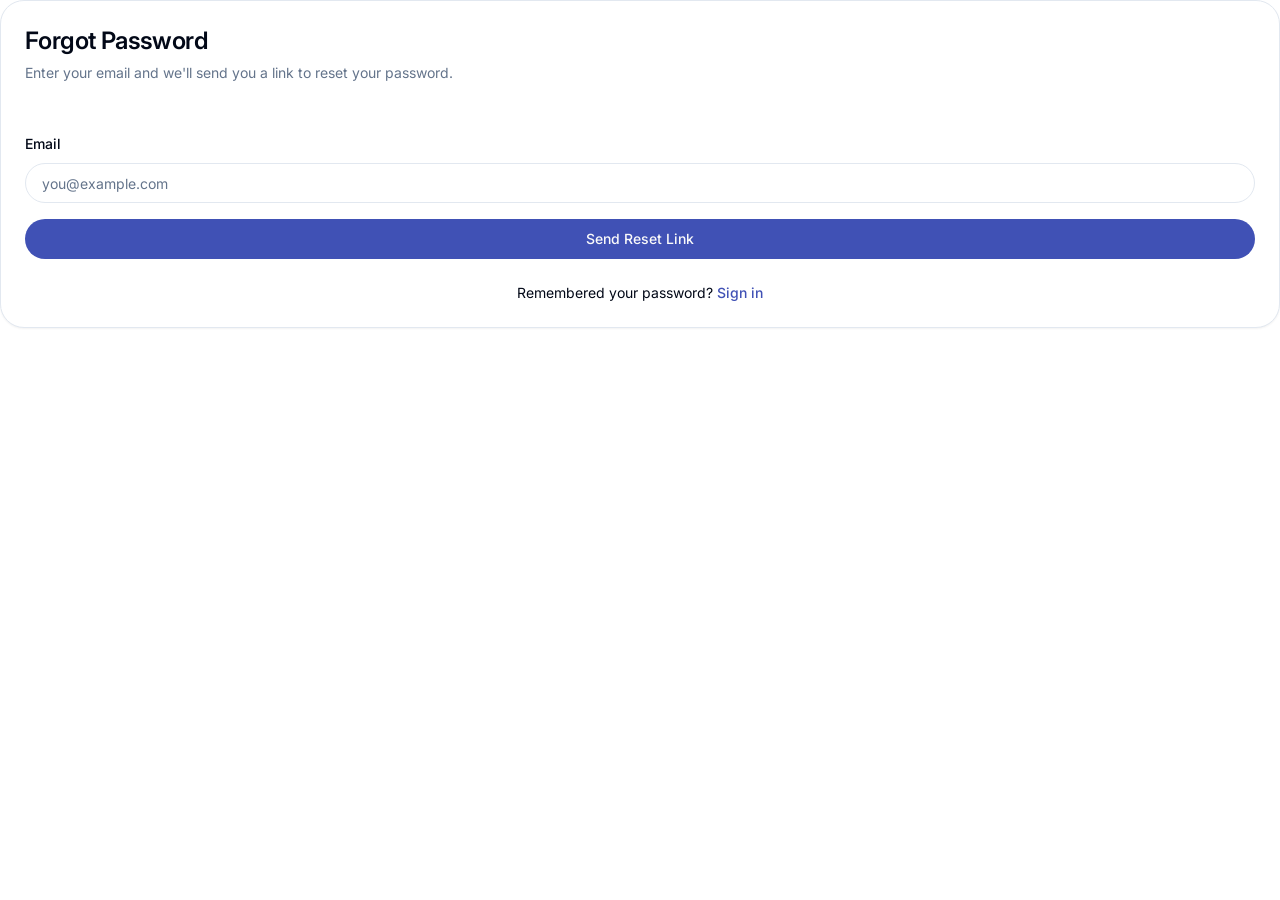
<file: forgot-password/index__q1q4dovy.html>
<!DOCTYPE html><!--3BdvpQCJr7_VMzTg_wP53--><html lang="en"><head><meta charSet="utf-8"/><meta name="viewport" content="width=device-width, initial-scale=1"/><link rel="stylesheet" href="/_next/static/css/c5f9b3ac5e405b6c.css" data-precedence="next"/><link rel="stylesheet" href="/_next/static/css/d02a341b7626333f.css" data-precedence="next"/><link rel="preload" as="script" fetchPriority="low" href="/_next/static/chunks/webpack-6074ae70afa4aa3a.js"/><script src="/_next/static/chunks/4bd1b696-182b6b13bdad92e3.js" async=""></script><script src="/_next/static/chunks/1255-7aed97c4fac12718.js" async=""></script><script src="/_next/static/chunks/main-app-b7ac91ae224968d9.js" async=""></script><script src="/_next/static/chunks/bc9e92e6-abf775b8354515c0.js" async=""></script><script src="/_next/static/chunks/ceb9e9aa-19e54cfe50b960ac.js" async=""></script><script src="/_next/static/chunks/7349-c79a15d24c31a588.js" async=""></script><script src="/_next/static/chunks/3947-d78820fa53502883.js" async=""></script><script src="/_next/static/chunks/845-ee9962679f06d756.js" async=""></script><script src="/_next/static/chunks/9612-520f6fd45bf405bd.js" async=""></script><script src="/_next/static/chunks/app/layout-31c459394dc5228d.js" async=""></script><script src="/_next/static/chunks/f58c171e-5c88f487c12a494e.js" async=""></script><script src="/_next/static/chunks/2619-04bc32f026a0d946.js" async=""></script><script src="/_next/static/chunks/1733-f8b9a2e8de325888.js" async=""></script><script src="/_next/static/chunks/app/error-5cd0d2476609c75f.js" async=""></script><script src="/_next/static/chunks/app/not-found-2fb129525334c2da.js" async=""></script><script src="/_next/static/chunks/3504-223ea6c712d39c36.js" async=""></script><script src="/_next/static/chunks/app/(auth)/forgot-password/page-7d78e29e19c68a32.js" async=""></script><script src="/_next/static/chunks/app/loading-19645c814630b03c.js" async=""></script><meta name="theme-color" content="#6366f1"/><link rel="preconnect" href="https://fonts.googleapis.com"/><link rel="preconnect" href="https://fonts.gstatic.com" crossorigin="anonymous"/><title>CareerCompass</title><meta name="description" content="Your guide to professional growth and opportunities."/><link rel="manifest" href="/manifest.webmanifest"/><meta name="mobile-web-app-capable" content="yes"/><meta name="mobile-web-app-capable" content="yes"/><meta name="apple-mobile-web-app-title" content="CareerCompass"/><meta name="apple-mobile-web-app-status-bar-style" content="black-translucent"/><link rel="icon" href="/favicon.ico" type="image/x-icon" sizes="16x16"/><link rel="icon" href="https://i.postimg.cc/nLrDYrHW/icon.png"/><link rel="apple-touch-icon" href="https://i.postimg.cc/nLrDYrHW/icon.png"/><link href="https://fonts.googleapis.com/css2?family=Inter:wght@400;500;600;700&amp;display=swap" rel="stylesheet"/><link href="https://fonts.googleapis.com/css2?family=Source+Code+Pro&amp;display=swap" rel="stylesheet"/><script src="/_next/static/chunks/polyfills-42372ed130431b0a.js" noModule=""></script></head><body class="font-body antialiased"><div hidden=""><!--$--><!--/$--></div><script>!function(){try{var d=document.documentElement,c=d.classList;c.remove('light','dark');var e=localStorage.getItem('theme');if('system'===e||(!e&&true)){var t='(prefers-color-scheme: dark)',m=window.matchMedia(t);if(m.media!==t||m.matches){d.style.colorScheme = 'dark';c.add('dark')}else{d.style.colorScheme = 'light';c.add('light')}}else if(e){c.add(e|| '')}if(e==='light'||e==='dark')d.style.colorScheme=e}catch(e){}}()</script><!--$--><div class="rounded-3xl border bg-card text-card-foreground shadow-sm"><div class="flex flex-col space-y-1.5 p-4 md:p-6"><h3 class="text-lg md:text-2xl font-semibold leading-none tracking-tight">Forgot Password</h3><p class="text-sm text-muted-foreground">Enter your email and we&#x27;ll send you a link to reset your password.</p></div><div class="p-4 md:p-6 pt-0"><form class="space-y-4"><div class="space-y-2"><label class="text-sm font-medium leading-none peer-disabled:cursor-not-allowed peer-disabled:opacity-70" for="_R_b5fiv5tlb_-form-item">Email</label><input class="flex h-10 w-full rounded-full border border-input bg-background px-4 py-2 text-base ring-offset-background file:border-0 file:bg-transparent file:text-sm file:font-medium file:text-foreground placeholder:text-muted-foreground focus-visible:outline-none focus-visible:ring-2 focus-visible:ring-ring focus-visible:ring-offset-2 disabled:cursor-not-allowed disabled:opacity-50 md:text-sm" placeholder="you@example.com" id="_R_b5fiv5tlb_-form-item" aria-describedby="_R_b5fiv5tlb_-form-item-description" aria-invalid="false" name="email" value=""/></div><button class="inline-flex items-center justify-center gap-2 whitespace-nowrap rounded-full text-sm font-medium ring-offset-background transition-colors focus-visible:outline-none focus-visible:ring-2 focus-visible:ring-ring focus-visible:ring-offset-2 disabled:pointer-events-none disabled:opacity-50 [&amp;_svg]:pointer-events-none [&amp;_svg]:size-4 [&amp;_svg]:shrink-0 text-primary-foreground h-10 px-4 py-2 w-full bg-primary hover:bg-primary/90" type="submit">Send Reset Link</button></form><div class="mt-6 text-center text-sm">Remembered your password?<!-- --> <a href="/login"><button class="inline-flex items-center justify-center gap-2 whitespace-nowrap rounded-full text-sm font-medium ring-offset-background transition-colors focus-visible:outline-none focus-visible:ring-2 focus-visible:ring-ring focus-visible:ring-offset-2 disabled:pointer-events-none disabled:opacity-50 [&amp;_svg]:pointer-events-none [&amp;_svg]:size-4 [&amp;_svg]:shrink-0 text-primary underline-offset-4 hover:underline p-0 h-auto">Sign in</button></a></div></div></div><!--$--><!--/$--><!--/$--><div role="region" aria-label="Notifications (F8)" tabindex="-1" style="pointer-events:none"><ol tabindex="-1" class="fixed z-[100] flex max-h-screen top-4 left-1/2 w-auto max-w-none -translate-x-1/2 flex-col items-center p-0 sm:top-4 sm:right-auto sm:bottom-auto sm:left-1/2 sm:flex-col sm:-translate-x-1/2 md:max-w-none"></ol></div><div role="region" aria-label="Notifications (F8)" tabindex="-1" style="pointer-events:none"><ol tabindex="-1" class="fixed top-0 z-[100] flex max-h-screen w-full flex-col-reverse p-4 sm:bottom-0 sm:right-0 sm:top-auto sm:flex-col md:max-w-[420px]"></ol></div><script src="/_next/static/chunks/webpack-6074ae70afa4aa3a.js" id="_R_" async=""></script><script>(self.__next_f=self.__next_f||[]).push([0])</script><script>self.__next_f.push([1,"1:\"$Sreact.fragment\"\n2:I[51458,[\"611\",\"static/chunks/bc9e92e6-abf775b8354515c0.js\",\"3644\",\"static/chunks/ceb9e9aa-19e54cfe50b960ac.js\",\"7349\",\"static/chunks/7349-c79a15d24c31a588.js\",\"3947\",\"static/chunks/3947-d78820fa53502883.js\",\"845\",\"static/chunks/845-ee9962679f06d756.js\",\"9612\",\"static/chunks/9612-520f6fd45bf405bd.js\",\"7177\",\"static/chunks/app/layout-31c459394dc5228d.js\"],\"ThemeProvider\"]\n3:I[54901,[\"611\",\"static/chunks/bc9e92e6-abf775b8354515c0.js\",\"3644\",\"static/chunks/ceb9e9aa-19e54cfe50b960ac.js\",\"7349\",\"static/chunks/7349-c79a15d24c31a588.js\",\"3947\",\"static/chunks/3947-d78820fa53502883.js\",\"845\",\"static/chunks/845-ee9962679f06d756.js\",\"9612\",\"static/chunks/9612-520f6fd45bf405bd.js\",\"7177\",\"static/chunks/app/layout-31c459394dc5228d.js\"],\"AuthProvider\"]\n4:I[9766,[],\"\"]\n5:I[50960,[\"8429\",\"static/chunks/f58c171e-5c88f487c12a494e.js\",\"7349\",\"static/chunks/7349-c79a15d24c31a588.js\",\"2619\",\"static/chunks/2619-04bc32f026a0d946.js\",\"1733\",\"static/chunks/1733-f8b9a2e8de325888.js\",\"8039\",\"static/chunks/app/error-5cd0d2476609c75f.js\"],\"default\"]\n6:I[98924,[],\"\"]\n7:I[33486,[\"8429\",\"static/chunks/f58c171e-5c88f487c12a494e.js\",\"7349\",\"static/chunks/7349-c79a15d24c31a588.js\",\"2619\",\"static/chunks/2619-04bc32f026a0d946.js\",\"1733\",\"static/chunks/1733-f8b9a2e8de325888.js\",\"4345\",\"static/chunks/app/not-found-2fb129525334c2da.js\"],\"default\"]\n8:I[18516,[\"611\",\"static/chunks/bc9e92e6-abf775b8354515c0.js\",\"3644\",\"static/chunks/ceb9e9aa-19e54cfe50b960ac.js\",\"7349\",\"static/chunks/7349-c79a15d24c31a588.js\",\"3947\",\"static/chunks/3947-d78820fa53502883.js\",\"845\",\"static/chunks/845-ee9962679f06d756.js\",\"9612\",\"static/chunks/9612-520f6fd45bf405bd.js\",\"7177\",\"static/chunks/app/layout-31c459394dc5228d.js\"],\"Toaster\"]\n9:I[81959,[],\"ClientPageRoot\"]\na:I[19405,[\"611\",\"static/chunks/bc9e92e6-abf775b8354515c0.js\",\"3644\",\"static/chunks/ceb9e9aa-19e54cfe50b960ac.js\",\"7349\",\"static/chunks/7349-c79a15d24c31a588.js\",\"3947\",\"static/chunks/3947-d78820fa53502883.js\",\"2619\",\"static/chunks/2619-04bc32f026a0d946.js\",\"3504\",\"static/chunks/3504-223ea6c71"])</script><script>self.__next_f.push([1,"2d39c36.js\",\"5890\",\"static/chunks/app/(auth)/forgot-password/page-7d78e29e19c68a32.js\"],\"default\"]\nd:I[24431,[],\"OutletBoundary\"]\nf:I[15278,[],\"AsyncMetadataOutlet\"]\n11:I[46470,[\"4209\",\"static/chunks/app/loading-19645c814630b03c.js\"],\"LumaSpin\"]\n12:I[24431,[],\"ViewportBoundary\"]\n14:I[24431,[],\"MetadataBoundary\"]\n15:\"$Sreact.suspense\"\n17:I[57150,[],\"\"]\n:HL[\"/_next/static/css/c5f9b3ac5e405b6c.css\",\"style\"]\n:HL[\"/_next/static/css/d02a341b7626333f.css\",\"style\"]\n"])</script><script>self.__next_f.push([1,"0:{\"P\":null,\"b\":\"3BdvpQCJr7-VMzTg_wP53\",\"p\":\"\",\"c\":[\"\",\"forgot-password\"],\"i\":false,\"f\":[[[\"\",{\"children\":[\"(auth)\",{\"children\":[\"forgot-password\",{\"children\":[\"__PAGE__\",{}]}]}]},\"$undefined\",\"$undefined\",true],[\"\",[\"$\",\"$1\",\"c\",{\"children\":[[[\"$\",\"link\",\"0\",{\"rel\":\"stylesheet\",\"href\":\"/_next/static/css/c5f9b3ac5e405b6c.css\",\"precedence\":\"next\",\"crossOrigin\":\"$undefined\",\"nonce\":\"$undefined\"}],[\"$\",\"link\",\"1\",{\"rel\":\"stylesheet\",\"href\":\"/_next/static/css/d02a341b7626333f.css\",\"precedence\":\"next\",\"crossOrigin\":\"$undefined\",\"nonce\":\"$undefined\"}]],[\"$\",\"html\",null,{\"lang\":\"en\",\"suppressHydrationWarning\":true,\"children\":[[\"$\",\"head\",null,{\"children\":[[\"$\",\"meta\",null,{\"name\":\"theme-color\",\"content\":\"#6366f1\"}],[\"$\",\"link\",null,{\"rel\":\"preconnect\",\"href\":\"https://fonts.googleapis.com\"}],[\"$\",\"link\",null,{\"rel\":\"preconnect\",\"href\":\"https://fonts.gstatic.com\",\"crossOrigin\":\"anonymous\"}],[\"$\",\"link\",null,{\"href\":\"https://fonts.googleapis.com/css2?family=Inter:wght@400;500;600;700\u0026display=swap\",\"rel\":\"stylesheet\"}],[\"$\",\"link\",null,{\"href\":\"https://fonts.googleapis.com/css2?family=Source+Code+Pro\u0026display=swap\",\"rel\":\"stylesheet\"}]]}],[\"$\",\"body\",null,{\"className\":\"font-body antialiased\",\"children\":[\"$\",\"$L2\",null,{\"attribute\":\"class\",\"defaultTheme\":\"system\",\"enableSystem\":true,\"disableTransitionOnChange\":true,\"children\":[\"$\",\"$L3\",null,{\"children\":[[\"$\",\"$L4\",null,{\"parallelRouterKey\":\"children\",\"error\":\"$5\",\"errorStyles\":[],\"errorScripts\":[],\"template\":[\"$\",\"$L6\",null,{}],\"templateStyles\":\"$undefined\",\"templateScripts\":\"$undefined\",\"notFound\":[[\"$\",\"$L7\",null,{}],[]],\"forbidden\":\"$undefined\",\"unauthorized\":\"$undefined\"}],[\"$\",\"$L8\",null,{}]]}]}]}]]}]]}],{\"children\":[\"(auth)\",[\"$\",\"$1\",\"c\",{\"children\":[null,[\"$\",\"$L4\",null,{\"parallelRouterKey\":\"children\",\"error\":\"$undefined\",\"errorStyles\":\"$undefined\",\"errorScripts\":\"$undefined\",\"template\":[\"$\",\"$L6\",null,{}],\"templateStyles\":\"$undefined\",\"templateScripts\":\"$undefined\",\"notFound\":\"$undefined\",\"forbidden\":\"$undefined\",\"unauthorized\":\"$undefined\"}]]}],{\"children\":[\"forgot-password\",[\"$\",\"$1\",\"c\",{\"children\":[null,[\"$\",\"$L4\",null,{\"parallelRouterKey\":\"children\",\"error\":\"$undefined\",\"errorStyles\":\"$undefined\",\"errorScripts\":\"$undefined\",\"template\":[\"$\",\"$L6\",null,{}],\"templateStyles\":\"$undefined\",\"templateScripts\":\"$undefined\",\"notFound\":\"$undefined\",\"forbidden\":\"$undefined\",\"unauthorized\":\"$undefined\"}]]}],{\"children\":[\"__PAGE__\",[\"$\",\"$1\",\"c\",{\"children\":[[\"$\",\"$L9\",null,{\"Component\":\"$a\",\"searchParams\":{},\"params\":{},\"promises\":[\"$@b\",\"$@c\"]}],null,[\"$\",\"$Ld\",null,{\"children\":[\"$Le\",[\"$\",\"$Lf\",null,{\"promise\":\"$@10\"}]]}]]}],{},null,false]},null,false]},null,false]},[[\"$\",\"div\",\"l\",{\"className\":\"fixed inset-0 z-50 flex items-center justify-center bg-background/80 backdrop-blur-sm\",\"children\":[\"$\",\"$L11\",null,{}]}],[],[]],false],[\"$\",\"$1\",\"h\",{\"children\":[null,[[\"$\",\"$L12\",null,{\"children\":\"$L13\"}],null],[\"$\",\"$L14\",null,{\"children\":[\"$\",\"div\",null,{\"hidden\":true,\"children\":[\"$\",\"$15\",null,{\"fallback\":null,\"children\":\"$L16\"}]}]}]]}],false]],\"m\":\"$undefined\",\"G\":[\"$17\",[]],\"s\":false,\"S\":true}\n"])</script><script>self.__next_f.push([1,"b:{}\nc:\"$0:f:0:1:2:children:2:children:2:children:1:props:children:0:props:params\"\n"])</script><script>self.__next_f.push([1,"13:[[\"$\",\"meta\",\"0\",{\"charSet\":\"utf-8\"}],[\"$\",\"meta\",\"1\",{\"name\":\"viewport\",\"content\":\"width=device-width, initial-scale=1\"}]]\ne:null\n"])</script><script>self.__next_f.push([1,"18:I[80622,[],\"IconMark\"]\n"])</script><script>self.__next_f.push([1,"10:{\"metadata\":[[\"$\",\"title\",\"0\",{\"children\":\"CareerCompass\"}],[\"$\",\"meta\",\"1\",{\"name\":\"description\",\"content\":\"Your guide to professional growth and opportunities.\"}],[\"$\",\"link\",\"2\",{\"rel\":\"manifest\",\"href\":\"/manifest.webmanifest\",\"crossOrigin\":\"$undefined\"}],[\"$\",\"meta\",\"3\",{\"name\":\"mobile-web-app-capable\",\"content\":\"yes\"}],[\"$\",\"meta\",\"4\",{\"name\":\"mobile-web-app-capable\",\"content\":\"yes\"}],[\"$\",\"meta\",\"5\",{\"name\":\"apple-mobile-web-app-title\",\"content\":\"CareerCompass\"}],[\"$\",\"meta\",\"6\",{\"name\":\"apple-mobile-web-app-status-bar-style\",\"content\":\"black-translucent\"}],[\"$\",\"link\",\"7\",{\"rel\":\"icon\",\"href\":\"/favicon.ico\",\"type\":\"image/x-icon\",\"sizes\":\"16x16\"}],[\"$\",\"link\",\"8\",{\"rel\":\"icon\",\"href\":\"https://i.postimg.cc/nLrDYrHW/icon.png\"}],[\"$\",\"link\",\"9\",{\"rel\":\"apple-touch-icon\",\"href\":\"https://i.postimg.cc/nLrDYrHW/icon.png\"}],[\"$\",\"$L18\",\"10\",{}]],\"error\":null,\"digest\":\"$undefined\"}\n"])</script><script>self.__next_f.push([1,"16:\"$10:metadata\"\n"])</script></body></html>
</file>
<file: _next/static/css/c5f9b3ac5e405b6c.css>
*,:after,:before{--tw-border-spacing-x:0;--tw-border-spacing-y:0;--tw-translate-x:0;--tw-translate-y:0;--tw-rotate:0;--tw-skew-x:0;--tw-skew-y:0;--tw-scale-x:1;--tw-scale-y:1;--tw-pan-x: ;--tw-pan-y: ;--tw-pinch-zoom: ;--tw-scroll-snap-strictness:proximity;--tw-gradient-from-position: ;--tw-gradient-via-position: ;--tw-gradient-to-position: ;--tw-ordinal: ;--tw-slashed-zero: ;--tw-numeric-figure: ;--tw-numeric-spacing: ;--tw-numeric-fraction: ;--tw-ring-inset: ;--tw-ring-offset-width:0px;--tw-ring-offset-color:#fff;--tw-ring-color:rgb(59 130 246/0.5);--tw-ring-offset-shadow:0 0 #0000;--tw-ring-shadow:0 0 #0000;--tw-shadow:0 0 #0000;--tw-shadow-colored:0 0 #0000;--tw-blur: ;--tw-brightness: ;--tw-contrast: ;--tw-grayscale: ;--tw-hue-rotate: ;--tw-invert: ;--tw-saturate: ;--tw-sepia: ;--tw-drop-shadow: ;--tw-backdrop-blur: ;--tw-backdrop-brightness: ;--tw-backdrop-contrast: ;--tw-backdrop-grayscale: ;--tw-backdrop-hue-rotate: ;--tw-backdrop-invert: ;--tw-backdrop-opacity: ;--tw-backdrop-saturate: ;--tw-backdrop-sepia: ;--tw-contain-size: ;--tw-contain-layout: ;--tw-contain-paint: ;--tw-contain-style: }::backdrop{--tw-border-spacing-x:0;--tw-border-spacing-y:0;--tw-translate-x:0;--tw-translate-y:0;--tw-rotate:0;--tw-skew-x:0;--tw-skew-y:0;--tw-scale-x:1;--tw-scale-y:1;--tw-pan-x: ;--tw-pan-y: ;--tw-pinch-zoom: ;--tw-scroll-snap-strictness:proximity;--tw-gradient-from-position: ;--tw-gradient-via-position: ;--tw-gradient-to-position: ;--tw-ordinal: ;--tw-slashed-zero: ;--tw-numeric-figure: ;--tw-numeric-spacing: ;--tw-numeric-fraction: ;--tw-ring-inset: ;--tw-ring-offset-width:0px;--tw-ring-offset-color:#fff;--tw-ring-color:rgb(59 130 246/0.5);--tw-ring-offset-shadow:0 0 #0000;--tw-ring-shadow:0 0 #0000;--tw-shadow:0 0 #0000;--tw-shadow-colored:0 0 #0000;--tw-blur: ;--tw-brightness: ;--tw-contrast: ;--tw-grayscale: ;--tw-hue-rotate: ;--tw-invert: ;--tw-saturate: ;--tw-sepia: ;--tw-drop-shadow: ;--tw-backdrop-blur: ;--tw-backdrop-brightness: ;--tw-backdrop-contrast: ;--tw-backdrop-grayscale: ;--tw-backdrop-hue-rotate: ;--tw-backdrop-invert: ;--tw-backdrop-opacity: ;--tw-backdrop-saturate: ;--tw-backdrop-sepia: ;--tw-contain-size: ;--tw-contain-layout: ;--tw-contain-paint: ;--tw-contain-style: }/*
! tailwindcss v3.4.17 | MIT License | https://tailwindcss.com
*/*,:after,:before{box-sizing:border-box;border:0 solid #e5e7eb}:after,:before{--tw-content:""}:host,html{line-height:1.5;-webkit-text-size-adjust:100%;-moz-tab-size:4;tab-size:4;font-family:ui-sans-serif,system-ui,sans-serif,Apple Color Emoji,Segoe UI Emoji,Segoe UI Symbol,Noto Color Emoji;font-feature-settings:normal;font-variation-settings:normal;-webkit-tap-highlight-color:transparent}body{margin:0;line-height:inherit}hr{height:0;color:inherit;border-top-width:1px}abbr:where([title]){text-decoration:underline dotted}h1,h2,h3,h4,h5,h6{font-size:inherit;font-weight:inherit}a{color:inherit;text-decoration:inherit}b,strong{font-weight:bolder}code,kbd,pre,samp{font-family:ui-monospace,SFMono-Regular,Menlo,Monaco,Consolas,Liberation Mono,Courier New,monospace;font-feature-settings:normal;font-variation-settings:normal;font-size:1em}small{font-size:80%}sub,sup{font-size:75%;line-height:0;position:relative;vertical-align:baseline}sub{bottom:-.25em}sup{top:-.5em}table{text-indent:0;border-color:inherit;border-collapse:collapse}button,input,optgroup,select,textarea{font-family:inherit;font-feature-settings:inherit;font-variation-settings:inherit;font-size:100%;font-weight:inherit;line-height:inherit;letter-spacing:inherit;color:inherit;margin:0;padding:0}button,select{text-transform:none}button,input:where([type=button]),input:where([type=reset]),input:where([type=submit]){-webkit-appearance:button;background-color:transparent;background-image:none}:-moz-focusring{outline:auto}:-moz-ui-invalid{box-shadow:none}progress{vertical-align:baseline}::-webkit-inner-spin-button,::-webkit-outer-spin-button{height:auto}[type=search]{-webkit-appearance:textfield;outline-offset:-2px}::-webkit-search-decoration{-webkit-appearance:none}::-webkit-file-upload-button{-webkit-appearance:button;font:inherit}summary{display:list-item}blockquote,dd,dl,figure,h1,h2,h3,h4,h5,h6,hr,p,pre{margin:0}fieldset{margin:0}fieldset,legend{padding:0}menu,ol,ul{list-style:none;margin:0;padding:0}dialog{padding:0}textarea{resize:vertical}input::placeholder,textarea::placeholder{opacity:1;color:#9ca3af}[role=button],button{cursor:pointer}:disabled{cursor:default}audio,canvas,embed,iframe,img,object,svg,video{display:block;vertical-align:middle}img,video{max-width:100%;height:auto}[hidden]:where(:not([hidden=until-found])){display:none}:root{--background:0 0% 100%;--foreground:222.2 84% 4.9%;--card:0 0% 100%;--card-foreground:222.2 84% 4.9%;--popover:0 0% 100%;--popover-foreground:222.2 84% 4.9%;--primary:231 48% 48%;--primary-foreground:0 0% 98%;--secondary:210 40% 96.1%;--secondary-foreground:215.4 16.3% 46.9%;--muted:210 40% 96.1%;--muted-foreground:215.4 16.3% 46.9%;--accent:210 40% 96.1%;--accent-foreground:215.4 16.3% 46.9%;--destructive:0 84.2% 60.2%;--destructive-foreground:0 0% 98%;--border:214.3 31.8% 91.4%;--input:214.3 31.8% 91.4%;--ring:231 48% 48%;--radius:0.5rem;--chart-1:12 76% 61%;--chart-2:173 58% 39%;--chart-3:197 37% 24%;--chart-4:43 74% 66%;--chart-5:27 87% 67%;--sidebar-background:0 0% 100%;--sidebar-foreground:222.2 84% 4.9%;--sidebar-primary:231 48% 48%;--sidebar-primary-foreground:0 0% 98%;--sidebar-accent:210 40% 96.1%;--sidebar-accent-foreground:222.2 84% 4.9%;--sidebar-border:214.3 31.8% 91.4%;--sidebar-ring:231 48% 48%}.dark{--background:20 14.3% 4.1%;--foreground:60 9.1% 97.8%;--card:24 9.8% 10%;--card-foreground:60 9.1% 97.8%;--popover:20 14.3% 4.1%;--popover-foreground:60 9.1% 97.8%;--primary:231 48% 48%;--primary-foreground:60 9.1% 97.8%;--secondary:12 6.5% 15.1%;--secondary-foreground:60 9.1% 97.8%;--muted:12 6.5% 15.1%;--muted-foreground:24 5.4% 63.9%;--accent:12 6.5% 15.1%;--accent-foreground:60 9.1% 97.8%;--destructive:0 62.8% 30.6%;--destructive-foreground:60 9.1% 97.8%;--border:12 6.5% 15.1%;--input:12 6.5% 15.1%;--ring:231 48% 48%;--chart-1:220 70% 50%;--chart-2:160 60% 45%;--chart-3:30 80% 55%;--chart-4:280 65% 60%;--chart-5:340 75% 55%;--sidebar-background:20 14.3% 4.1%;--sidebar-foreground:60 9.1% 97.8%;--sidebar-primary:231 48% 48%;--sidebar-primary-foreground:60 9.1% 97.8%;--sidebar-accent:12 6.5% 15.1%;--sidebar-accent-foreground:60 9.1% 97.8%;--sidebar-border:12 6.5% 15.1%;--sidebar-ring:231 48% 48%}*{border-color:hsl(var(--border))}body,html{background-color:hsl(var(--background));color:hsl(var(--foreground));height:100%;overflow:hidden}.container{width:100%}@media (min-width:640px){.container{max-width:640px}}@media (min-width:768px){.container{max-width:768px}}@media (min-width:1024px){.container{max-width:1024px}}@media (min-width:1280px){.container{max-width:1280px}}@media (min-width:1536px){.container{max-width:1536px}}.sr-only{position:absolute;width:1px;height:1px;padding:0;margin:-1px;overflow:hidden;clip:rect(0,0,0,0);white-space:nowrap;border-width:0}.pointer-events-none{pointer-events:none}.pointer-events-auto{pointer-events:auto}.visible{visibility:visible}.invisible{visibility:hidden}.fixed{position:fixed}.absolute{position:absolute}.relative{position:relative}.sticky{position:sticky}.inset-0{inset:0}.inset-4{inset:1rem}.inset-x-0{left:0;right:0}.inset-y-0{top:0;bottom:0}.-bottom-0\.5{bottom:-.125rem}.-bottom-12{bottom:-3rem}.-bottom-6{bottom:-1.5rem}.-bottom-8{bottom:-2rem}.-left-12{left:-3rem}.-right-0\.5{right:-.125rem}.-right-1{right:-.25rem}.-right-12{right:-3rem}.-right-2{right:-.5rem}.-top-1{top:-.25rem}.-top-12{top:-3rem}.-top-2{top:-.5rem}.bottom-0{bottom:0}.bottom-1{bottom:.25rem}.bottom-1\/4{bottom:25%}.bottom-2{bottom:.5rem}.bottom-24{bottom:6rem}.bottom-3{bottom:.75rem}.bottom-4{bottom:1rem}.bottom-6{bottom:1.5rem}.left-0{left:0}.left-1{left:.25rem}.left-1\/2{left:50%}.left-1\/4{left:25%}.left-2{left:.5rem}.left-3{left:.75rem}.left-4{left:1rem}.left-6{left:1.5rem}.left-\[50\%\]{left:50%}.right-0{right:0}.right-1{right:.25rem}.right-1\/4{right:25%}.right-10{right:2.5rem}.right-2{right:.5rem}.right-3{right:.75rem}.right-4{right:1rem}.top-0{top:0}.top-1\.5{top:.375rem}.top-1\/2{top:50%}.top-1\/4{top:25%}.top-10{top:2.5rem}.top-2{top:.5rem}.top-20{top:5rem}.top-24{top:6rem}.top-3{top:.75rem}.top-3\.5{top:.875rem}.top-4{top:1rem}.top-6{top:1.5rem}.top-8{top:2rem}.top-\[50\%\]{top:50%}.top-full{top:100%}.z-0{z-index:0}.z-10{z-index:10}.z-20{z-index:20}.z-30{z-index:30}.z-40{z-index:40}.z-50{z-index:50}.z-\[100\]{z-index:100}.col-span-1{grid-column:span 1/span 1}.col-span-2{grid-column:span 2/span 2}.col-span-3{grid-column:span 3/span 3}.col-span-4{grid-column:span 4/span 4}.\!m-0{margin:0!important}.-m-4{margin:-1rem}.-mx-1{margin-left:-.25rem;margin-right:-.25rem}.mx-1{margin-left:.25rem;margin-right:.25rem}.mx-2{margin-left:.5rem;margin-right:.5rem}.mx-3{margin-left:.75rem;margin-right:.75rem}.mx-3\.5{margin-left:.875rem;margin-right:.875rem}.mx-4{margin-left:1rem;margin-right:1rem}.mx-auto{margin-left:auto;margin-right:auto}.my-0\.5{margin-top:.125rem;margin-bottom:.125rem}.my-1{margin-top:.25rem;margin-bottom:.25rem}.my-2{margin-top:.5rem;margin-bottom:.5rem}.my-4{margin-top:1rem;margin-bottom:1rem}.my-5{margin-top:1.25rem;margin-bottom:1.25rem}.my-6{margin-top:1.5rem;margin-bottom:1.5rem}.-ml-4{margin-left:-1rem}.-mr-2{margin-right:-.5rem}.-mt-1{margin-top:-.25rem}.-mt-16{margin-top:-4rem}.-mt-4{margin-top:-1rem}.mb-0\.5{margin-bottom:.125rem}.mb-1{margin-bottom:.25rem}.mb-1\.5{margin-bottom:.375rem}.mb-10{margin-bottom:2.5rem}.mb-12{margin-bottom:3rem}.mb-2{margin-bottom:.5rem}.mb-3{margin-bottom:.75rem}.mb-4{margin-bottom:1rem}.mb-5{margin-bottom:1.25rem}.mb-6{margin-bottom:1.5rem}.mb-8{margin-bottom:2rem}.me-1{margin-inline-end:.25rem}.ml-0\.5{margin-left:.125rem}.ml-1{margin-left:.25rem}.ml-1\.5{margin-left:.375rem}.ml-2{margin-left:.5rem}.ml-5{margin-left:1.25rem}.ml-6{margin-left:1.5rem}.ml-auto{margin-left:auto}.mr-1{margin-right:.25rem}.mr-2{margin-right:.5rem}.mr-4{margin-right:1rem}.mt-0{margin-top:0}.mt-0\.5{margin-top:.125rem}.mt-1{margin-top:.25rem}.mt-1\.5{margin-top:.375rem}.mt-12{margin-top:3rem}.mt-2{margin-top:.5rem}.mt-3{margin-top:.75rem}.mt-4{margin-top:1rem}.mt-5{margin-top:1.25rem}.mt-6{margin-top:1.5rem}.mt-8{margin-top:2rem}.mt-auto{margin-top:auto}.line-clamp-1{-webkit-line-clamp:1}.line-clamp-1,.line-clamp-2{overflow:hidden;display:-webkit-box;-webkit-box-orient:vertical}.line-clamp-2{-webkit-line-clamp:2}.line-clamp-6{overflow:hidden;display:-webkit-box;-webkit-box-orient:vertical;-webkit-line-clamp:6}.block{display:block}.inline-block{display:inline-block}.inline{display:inline}.flex{display:flex}.inline-flex{display:inline-flex}.table{display:table}.grid{display:grid}.hidden{display:none}.aspect-square{aspect-ratio:1/1}.aspect-video{aspect-ratio:16/9}.size-1{width:.25rem;height:.25rem}.size-2\.5{width:.625rem;height:.625rem}.size-3{width:.75rem;height:.75rem}.size-3\.5{width:.875rem;height:.875rem}.size-4{width:1rem;height:1rem}.size-5{width:1.25rem;height:1.25rem}.size-64{width:16rem;height:16rem}.size-7{width:1.75rem;height:1.75rem}.size-8{width:2rem;height:2rem}.size-96{width:24rem;height:24rem}.h-0\.5{height:.125rem}.h-1\.5{height:.375rem}.h-10{height:2.5rem}.h-11{height:2.75rem}.h-12{height:3rem}.h-14{height:3.5rem}.h-16{height:4rem}.h-2{height:.5rem}.h-2\.5{height:.625rem}.h-20{height:5rem}.h-24{height:6rem}.h-28{height:7rem}.h-3{height:.75rem}.h-3\.5{height:.875rem}.h-32{height:8rem}.h-4{height:1rem}.h-40{height:10rem}.h-48{height:12rem}.h-5{height:1.25rem}.h-6{height:1.5rem}.h-64{height:16rem}.h-7{height:1.75rem}.h-72{height:18rem}.h-8{height:2rem}.h-9{height:2.25rem}.h-96{height:24rem}.h-\[1px\]{height:1px}.h-\[28rem\]{height:28rem}.h-\[4px\]{height:4px}.h-\[500px\]{height:500px}.h-\[calc\(100vh-120px\)\]{height:calc(100vh - 120px)}.h-\[calc\(100vh-58px\)\]{height:calc(100vh - 58px)}.h-\[var\(--radix-select-trigger-height\)\]{height:var(--radix-select-trigger-height)}.h-auto{height:auto}.h-full{height:100%}.h-max{height:max-content}.h-px{height:1px}.h-screen{height:100vh}.h-svh{height:100svh}.max-h-96{max-height:24rem}.max-h-\[120px\]{max-height:120px}.max-h-\[300px\]{max-height:300px}.max-h-\[400px\]{max-height:400px}.max-h-\[80vh\]{max-height:80vh}.max-h-\[calc\(100vh-280px\)\]{max-height:calc(100vh - 280px)}.max-h-full{max-height:100%}.max-h-screen{max-height:100vh}.min-h-0{min-height:0}.min-h-32{min-height:8rem}.min-h-\[100px\]{min-height:100px}.min-h-\[120px\]{min-height:120px}.min-h-\[150px\]{min-height:150px}.min-h-\[2\.5rem\]{min-height:2.5rem}.min-h-\[300px\]{min-height:300px}.min-h-\[36px\]{min-height:36px}.min-h-\[400px\]{min-height:400px}.min-h-\[40px\]{min-height:40px}.min-h-\[60vh\]{min-height:60vh}.min-h-\[80px\]{min-height:80px}.min-h-full{min-height:100%}.min-h-screen{min-height:100vh}.min-h-svh{min-height:100svh}.w-0{width:0}.w-0\.5{width:.125rem}.w-1{width:.25rem}.w-1\.5{width:.375rem}.w-10{width:2.5rem}.w-11{width:2.75rem}.w-12{width:3rem}.w-14{width:3.5rem}.w-16{width:4rem}.w-2{width:.5rem}.w-2\.5{width:.625rem}.w-20{width:5rem}.w-24{width:6rem}.w-28{width:7rem}.w-3{width:.75rem}.w-3\.5{width:.875rem}.w-3\/4{width:75%}.w-32{width:8rem}.w-4{width:1rem}.w-40{width:10rem}.w-48{width:12rem}.w-5{width:1.25rem}.w-56{width:14rem}.w-6{width:1.5rem}.w-64{width:16rem}.w-7{width:1.75rem}.w-72{width:18rem}.w-8{width:2rem}.w-80{width:20rem}.w-9{width:2.25rem}.w-96{width:24rem}.w-\[--sidebar-width\]{width:var(--sidebar-width)}.w-\[140px\]{width:140px}.w-\[160px\]{width:160px}.w-\[180px\]{width:180px}.w-\[1px\]{width:1px}.w-\[260px\]{width:260px}.w-\[60px\]{width:60px}.w-\[65px\]{width:65px}.w-auto{width:auto}.w-fit{width:fit-content}.w-full{width:100%}.w-px{width:1px}.min-w-0{min-width:0}.min-w-36{min-width:9rem}.min-w-5{min-width:1.25rem}.min-w-\[120px\]{min-width:120px}.min-w-\[12rem\]{min-width:12rem}.min-w-\[260px\]{min-width:260px}.min-w-\[8rem\]{min-width:8rem}.min-w-\[var\(--radix-select-trigger-width\)\]{min-width:var(--radix-select-trigger-width)}.max-w-2xl{max-width:42rem}.max-w-3xl{max-width:48rem}.max-w-48{max-width:12rem}.max-w-4xl{max-width:56rem}.max-w-5xl{max-width:64rem}.max-w-6xl{max-width:72rem}.max-w-7xl{max-width:80rem}.max-w-\[--skeleton-width\]{max-width:var(--skeleton-width)}.max-w-\[100px\]{max-width:100px}.max-w-\[120px\]{max-width:120px}.max-w-\[140px\]{max-width:140px}.max-w-\[180px\]{max-width:180px}.max-w-\[420px\]{max-width:420px}.max-w-\[80\%\]{max-width:80%}.max-w-\[min\(92vw\2c 560px\)\]{max-width:min(92vw,560px)}.max-w-lg{max-width:32rem}.max-w-md{max-width:28rem}.max-w-none{max-width:none}.max-w-sm{max-width:24rem}.max-w-xl{max-width:36rem}.max-w-xs{max-width:20rem}.flex-1{flex:1 1 0%}.flex-shrink-0{flex-shrink:0}.shrink{flex-shrink:1}.shrink-0{flex-shrink:0}.flex-grow,.grow{flex-grow:1}.grow-0{flex-grow:0}.basis-full{flex-basis:100%}.caption-bottom{caption-side:bottom}.border-collapse{border-collapse:collapse}.-translate-x-1\/2{--tw-translate-x:-50%}.-translate-x-1\/2,.-translate-x-8{transform:translate(var(--tw-translate-x),var(--tw-translate-y)) rotate(var(--tw-rotate)) skewX(var(--tw-skew-x)) skewY(var(--tw-skew-y)) scaleX(var(--tw-scale-x)) scaleY(var(--tw-scale-y))}.-translate-x-8{--tw-translate-x:-2rem}.-translate-x-px{--tw-translate-x:-1px}.-translate-x-px,.-translate-y-1\/2{transform:translate(var(--tw-translate-x),var(--tw-translate-y)) rotate(var(--tw-rotate)) skewX(var(--tw-skew-x)) skewY(var(--tw-skew-y)) scaleX(var(--tw-scale-x)) scaleY(var(--tw-scale-y))}.-translate-y-1\/2{--tw-translate-y:-50%}.-translate-y-full{--tw-translate-y:-100%}.-translate-y-full,.translate-x-0{transform:translate(var(--tw-translate-x),var(--tw-translate-y)) rotate(var(--tw-rotate)) skewX(var(--tw-skew-x)) skewY(var(--tw-skew-y)) scaleX(var(--tw-scale-x)) scaleY(var(--tw-scale-y))}.translate-x-0{--tw-translate-x:0px}.translate-x-1\/3{--tw-translate-x:33.333333%}.translate-x-1\/3,.translate-x-8{transform:translate(var(--tw-translate-x),var(--tw-translate-y)) rotate(var(--tw-rotate)) skewX(var(--tw-skew-x)) skewY(var(--tw-skew-y)) scaleX(var(--tw-scale-x)) scaleY(var(--tw-scale-y))}.translate-x-8{--tw-translate-x:2rem}.translate-x-\[-50\%\]{--tw-translate-x:-50%}.translate-x-\[-50\%\],.translate-x-px{transform:translate(var(--tw-translate-x),var(--tw-translate-y)) rotate(var(--tw-rotate)) skewX(var(--tw-skew-x)) skewY(var(--tw-skew-y)) scaleX(var(--tw-scale-x)) scaleY(var(--tw-scale-y))}.translate-x-px{--tw-translate-x:1px}.translate-y-0{--tw-translate-y:0px}.translate-y-0,.translate-y-1\/3{transform:translate(var(--tw-translate-x),var(--tw-translate-y)) rotate(var(--tw-rotate)) skewX(var(--tw-skew-x)) skewY(var(--tw-skew-y)) scaleX(var(--tw-scale-x)) scaleY(var(--tw-scale-y))}.translate-y-1\/3{--tw-translate-y:33.333333%}.translate-y-\[-50\%\]{--tw-translate-y:-50%}.translate-y-\[-50\%\],.translate-y-full{transform:translate(var(--tw-translate-x),var(--tw-translate-y)) rotate(var(--tw-rotate)) skewX(var(--tw-skew-x)) skewY(var(--tw-skew-y)) scaleX(var(--tw-scale-x)) scaleY(var(--tw-scale-y))}.translate-y-full{--tw-translate-y:100%}.-rotate-90{--tw-rotate:-90deg}.-rotate-90,.rotate-90{transform:translate(var(--tw-translate-x),var(--tw-translate-y)) rotate(var(--tw-rotate)) skewX(var(--tw-skew-x)) skewY(var(--tw-skew-y)) scaleX(var(--tw-scale-x)) scaleY(var(--tw-scale-y))}.rotate-90{--tw-rotate:90deg}.scale-100{--tw-scale-x:1;--tw-scale-y:1}.scale-100,.scale-110{transform:translate(var(--tw-translate-x),var(--tw-translate-y)) rotate(var(--tw-rotate)) skewX(var(--tw-skew-x)) skewY(var(--tw-skew-y)) scaleX(var(--tw-scale-x)) scaleY(var(--tw-scale-y))}.scale-110{--tw-scale-x:1.1;--tw-scale-y:1.1}.scale-95{--tw-scale-x:.95;--tw-scale-y:.95}.scale-95,.transform{transform:translate(var(--tw-translate-x),var(--tw-translate-y)) rotate(var(--tw-rotate)) skewX(var(--tw-skew-x)) skewY(var(--tw-skew-y)) scaleX(var(--tw-scale-x)) scaleY(var(--tw-scale-y))}@keyframes bounce{0%,to{transform:translateY(-25%);animation-timing-function:cubic-bezier(.8,0,1,1)}50%{transform:none;animation-timing-function:cubic-bezier(0,0,.2,1)}}.animate-bounce{animation:bounce 1s infinite}@keyframes ping{75%,to{transform:scale(2);opacity:0}}.animate-ping{animation:ping 1s cubic-bezier(0,0,.2,1) infinite}@keyframes pulse{50%{opacity:.5}}.animate-pulse{animation:pulse 2s cubic-bezier(.4,0,.6,1) infinite}@keyframes spin{to{transform:rotate(1turn)}}.animate-spin{animation:spin 1s linear infinite}.cursor-default{cursor:default}.cursor-grab{cursor:grab}.cursor-move{cursor:move}.cursor-not-allowed{cursor:not-allowed}.cursor-pointer{cursor:pointer}.touch-none{touch-action:none}.select-none{user-select:none}.resize-none{resize:none}.resize{resize:both}.scroll-mt-8{scroll-margin-top:2rem}.list-disc{list-style-type:disc}.auto-rows-\[200px\]{grid-auto-rows:200px}.auto-rows-\[280px\]{grid-auto-rows:280px}.grid-cols-1{grid-template-columns:repeat(1,minmax(0,1fr))}.grid-cols-2{grid-template-columns:repeat(2,minmax(0,1fr))}.grid-cols-3{grid-template-columns:repeat(3,minmax(0,1fr))}.grid-cols-7{grid-template-columns:repeat(7,minmax(0,1fr))}.flex-row{flex-direction:row}.flex-row-reverse{flex-direction:row-reverse}.flex-col{flex-direction:column}.flex-col-reverse{flex-direction:column-reverse}.flex-wrap{flex-wrap:wrap}.items-start{align-items:flex-start}.items-end{align-items:flex-end}.items-center{align-items:center}.items-stretch{align-items:stretch}.justify-start{justify-content:flex-start}.justify-end{justify-content:flex-end}.justify-center{justify-content:center}.justify-between{justify-content:space-between}.gap-0\.5{gap:.125rem}.gap-1{gap:.25rem}.gap-1\.5{gap:.375rem}.gap-10{gap:2.5rem}.gap-2{gap:.5rem}.gap-2\.5{gap:.625rem}.gap-3{gap:.75rem}.gap-4{gap:1rem}.gap-6{gap:1.5rem}.gap-8{gap:2rem}.gap-px{gap:1px}.space-x-1>:not([hidden])~:not([hidden]){--tw-space-x-reverse:0;margin-right:calc(.25rem * var(--tw-space-x-reverse));margin-left:calc(.25rem * calc(1 - var(--tw-space-x-reverse)))}.space-x-2>:not([hidden])~:not([hidden]){--tw-space-x-reverse:0;margin-right:calc(.5rem * var(--tw-space-x-reverse));margin-left:calc(.5rem * calc(1 - var(--tw-space-x-reverse)))}.space-x-3>:not([hidden])~:not([hidden]){--tw-space-x-reverse:0;margin-right:calc(.75rem * var(--tw-space-x-reverse));margin-left:calc(.75rem * calc(1 - var(--tw-space-x-reverse)))}.space-x-4>:not([hidden])~:not([hidden]){--tw-space-x-reverse:0;margin-right:calc(1rem * var(--tw-space-x-reverse));margin-left:calc(1rem * calc(1 - var(--tw-space-x-reverse)))}.space-y-0>:not([hidden])~:not([hidden]){--tw-space-y-reverse:0;margin-top:calc(0px * calc(1 - var(--tw-space-y-reverse)));margin-bottom:calc(0px * var(--tw-space-y-reverse))}.space-y-1>:not([hidden])~:not([hidden]){--tw-space-y-reverse:0;margin-top:calc(.25rem * calc(1 - var(--tw-space-y-reverse)));margin-bottom:calc(.25rem * var(--tw-space-y-reverse))}.space-y-1\.5>:not([hidden])~:not([hidden]){--tw-space-y-reverse:0;margin-top:calc(.375rem * calc(1 - var(--tw-space-y-reverse)));margin-bottom:calc(.375rem * var(--tw-space-y-reverse))}.space-y-12>:not([hidden])~:not([hidden]){--tw-space-y-reverse:0;margin-top:calc(3rem * calc(1 - var(--tw-space-y-reverse)));margin-bottom:calc(3rem * var(--tw-space-y-reverse))}.space-y-2>:not([hidden])~:not([hidden]){--tw-space-y-reverse:0;margin-top:calc(.5rem * calc(1 - var(--tw-space-y-reverse)));margin-bottom:calc(.5rem * var(--tw-space-y-reverse))}.space-y-3>:not([hidden])~:not([hidden]){--tw-space-y-reverse:0;margin-top:calc(.75rem * calc(1 - var(--tw-space-y-reverse)));margin-bottom:calc(.75rem * var(--tw-space-y-reverse))}.space-y-4>:not([hidden])~:not([hidden]){--tw-space-y-reverse:0;margin-top:calc(1rem * calc(1 - var(--tw-space-y-reverse)));margin-bottom:calc(1rem * var(--tw-space-y-reverse))}.space-y-5>:not([hidden])~:not([hidden]){--tw-space-y-reverse:0;margin-top:calc(1.25rem * calc(1 - var(--tw-space-y-reverse)));margin-bottom:calc(1.25rem * var(--tw-space-y-reverse))}.space-y-6>:not([hidden])~:not([hidden]){--tw-space-y-reverse:0;margin-top:calc(1.5rem * calc(1 - var(--tw-space-y-reverse)));margin-bottom:calc(1.5rem * var(--tw-space-y-reverse))}.space-y-8>:not([hidden])~:not([hidden]){--tw-space-y-reverse:0;margin-top:calc(2rem * calc(1 - var(--tw-space-y-reverse)));margin-bottom:calc(2rem * var(--tw-space-y-reverse))}.divide-y>:not([hidden])~:not([hidden]){--tw-divide-y-reverse:0;border-top-width:calc(1px * calc(1 - var(--tw-divide-y-reverse)));border-bottom-width:calc(1px * var(--tw-divide-y-reverse))}.divide-border>:not([hidden])~:not([hidden]){border-color:hsl(var(--border))}.overflow-auto{overflow:auto}.overflow-hidden{overflow:hidden}.overflow-x-auto{overflow-x:auto}.overflow-y-auto{overflow-y:auto}.overflow-x-hidden{overflow-x:hidden}.overflow-y-scroll{overflow-y:scroll}.truncate{overflow:hidden;text-overflow:ellipsis}.truncate,.whitespace-nowrap{white-space:nowrap}.whitespace-pre{white-space:pre}.whitespace-pre-line{white-space:pre-line}.whitespace-pre-wrap{white-space:pre-wrap}.text-wrap{text-wrap:wrap}.break-words{overflow-wrap:break-word}.break-all{word-break:break-all}.rounded{border-radius:.25rem}.rounded-2xl{border-radius:1rem}.rounded-3xl{border-radius:1.5rem}.rounded-\[22px\]{border-radius:22px}.rounded-\[24px\]{border-radius:24px}.rounded-\[28px\]{border-radius:28px}.rounded-\[2px\]{border-radius:2px}.rounded-\[32px\]{border-radius:32px}.rounded-\[50px\]{border-radius:50px}.rounded-\[inherit\]{border-radius:inherit}.rounded-full{border-radius:9999px}.rounded-lg{border-radius:var(--radius)}.rounded-md{border-radius:calc(var(--radius) - 2px)}.rounded-sm{border-radius:calc(var(--radius) - 4px)}.rounded-xl{border-radius:.75rem}.rounded-b-md{border-bottom-right-radius:calc(var(--radius) - 2px);border-bottom-left-radius:calc(var(--radius) - 2px)}.rounded-l-3xl{border-top-left-radius:1.5rem;border-bottom-left-radius:1.5rem}.rounded-t-3xl{border-top-left-radius:1.5rem;border-top-right-radius:1.5rem}.rounded-t-lg{border-top-left-radius:var(--radius);border-top-right-radius:var(--radius)}.rounded-t-md{border-top-left-radius:calc(var(--radius) - 2px);border-top-right-radius:calc(var(--radius) - 2px)}.rounded-bl-lg{border-bottom-left-radius:var(--radius)}.rounded-bl-sm{border-bottom-left-radius:calc(var(--radius) - 4px)}.rounded-br-lg{border-bottom-right-radius:var(--radius)}.rounded-tl-2xl{border-top-left-radius:1rem}.rounded-tl-lg{border-top-left-radius:var(--radius)}.rounded-tr-lg{border-top-right-radius:var(--radius)}.rounded-tr-sm{border-top-right-radius:calc(var(--radius) - 4px)}.border{border-width:1px}.border-0{border-width:0}.border-2{border-width:2px}.border-4{border-width:4px}.border-\[1\.5px\]{border-width:1.5px}.border-b{border-bottom-width:1px}.border-b-2{border-bottom-width:2px}.border-b-4{border-bottom-width:4px}.border-l{border-left-width:1px}.border-l-2{border-left-width:2px}.border-l-4{border-left-width:4px}.border-r{border-right-width:1px}.border-t{border-top-width:1px}.border-solid{border-style:solid}.border-dashed{border-style:dashed}.border-none{border-style:none}.border-\[--color-border\]{border-color:var(--color-border)}.border-amber-200{--tw-border-opacity:1;border-color:rgb(253 230 138/var(--tw-border-opacity,1))}.border-amber-300{--tw-border-opacity:1;border-color:rgb(252 211 77/var(--tw-border-opacity,1))}.border-amber-500{--tw-border-opacity:1;border-color:rgb(245 158 11/var(--tw-border-opacity,1))}.border-amber-500\/20{border-color:rgb(245 158 11/.2)}.border-amber-500\/30{border-color:rgb(245 158 11/.3)}.border-amber-500\/50{border-color:rgb(245 158 11/.5)}.border-background{border-color:hsl(var(--background))}.border-black\/10{border-color:rgb(0 0 0/.1)}.border-blue-200{--tw-border-opacity:1;border-color:rgb(191 219 254/var(--tw-border-opacity,1))}.border-blue-500{--tw-border-opacity:1;border-color:rgb(59 130 246/var(--tw-border-opacity,1))}.border-blue-500\/20{border-color:rgb(59 130 246/.2)}.border-blue-500\/50{border-color:rgb(59 130 246/.5)}.border-border{border-color:hsl(var(--border))}.border-border\/30{border-color:hsl(var(--border)/.3)}.border-border\/50{border-color:hsl(var(--border)/.5)}.border-border\/60{border-color:hsl(var(--border)/.6)}.border-card{border-color:hsl(var(--card))}.border-current{border-color:currentColor}.border-cyan-500\/50{border-color:rgb(6 182 212/.5)}.border-cyan-700\/50{border-color:rgb(14 116 144/.5)}.border-destructive\/30{border-color:hsl(var(--destructive)/.3)}.border-destructive\/50{border-color:hsl(var(--destructive)/.5)}.border-emerald-100{--tw-border-opacity:1;border-color:rgb(209 250 229/var(--tw-border-opacity,1))}.border-emerald-200{--tw-border-opacity:1;border-color:rgb(167 243 208/var(--tw-border-opacity,1))}.border-emerald-300{--tw-border-opacity:1;border-color:rgb(110 231 183/var(--tw-border-opacity,1))}.border-emerald-400\/30{border-color:rgb(52 211 153/.3)}.border-emerald-500{--tw-border-opacity:1;border-color:rgb(16 185 129/var(--tw-border-opacity,1))}.border-emerald-500\/20{border-color:rgb(16 185 129/.2)}.border-emerald-500\/50{border-color:rgb(16 185 129/.5)}.border-gray-100{--tw-border-opacity:1;border-color:rgb(243 244 246/var(--tw-border-opacity,1))}.border-gray-300{--tw-border-opacity:1;border-color:rgb(209 213 219/var(--tw-border-opacity,1))}.border-gray-800{--tw-border-opacity:1;border-color:rgb(31 41 55/var(--tw-border-opacity,1))}.border-green-200{--tw-border-opacity:1;border-color:rgb(187 247 208/var(--tw-border-opacity,1))}.border-green-300{--tw-border-opacity:1;border-color:rgb(134 239 172/var(--tw-border-opacity,1))}.border-green-400\/30{border-color:rgb(74 222 128/.3)}.border-green-500{--tw-border-opacity:1;border-color:rgb(34 197 94/var(--tw-border-opacity,1))}.border-green-500\/20{border-color:rgb(34 197 94/.2)}.border-indigo-500{--tw-border-opacity:1;border-color:rgb(99 102 241/var(--tw-border-opacity,1))}.border-indigo-500\/20{border-color:rgb(99 102 241/.2)}.border-indigo-500\/50{border-color:rgb(99 102 241/.5)}.border-input{border-color:hsl(var(--input))}.border-muted{border-color:hsl(var(--muted))}.border-neutral-200{--tw-border-opacity:1;border-color:rgb(229 229 229/var(--tw-border-opacity,1))}.border-orange-200{--tw-border-opacity:1;border-color:rgb(254 215 170/var(--tw-border-opacity,1))}.border-orange-500{--tw-border-opacity:1;border-color:rgb(249 115 22/var(--tw-border-opacity,1))}.border-orange-500\/20{border-color:rgb(249 115 22/.2)}.border-pink-200{--tw-border-opacity:1;border-color:rgb(251 207 232/var(--tw-border-opacity,1))}.border-pink-500\/20{border-color:rgb(236 72 153/.2)}.border-primary{border-color:hsl(var(--primary))}.border-primary\/20{border-color:hsl(var(--primary)/.2)}.border-primary\/50{border-color:hsl(var(--primary)/.5)}.border-purple-200{--tw-border-opacity:1;border-color:rgb(233 213 255/var(--tw-border-opacity,1))}.border-purple-500{--tw-border-opacity:1;border-color:rgb(168 85 247/var(--tw-border-opacity,1))}.border-purple-500\/20{border-color:rgb(168 85 247/.2)}.border-red-200{--tw-border-opacity:1;border-color:rgb(254 202 202/var(--tw-border-opacity,1))}.border-red-500{--tw-border-opacity:1;border-color:rgb(239 68 68/var(--tw-border-opacity,1))}.border-red-500\/20{border-color:rgb(239 68 68/.2)}.border-red-500\/30{border-color:rgb(239 68 68/.3)}.border-red-500\/80{border-color:rgb(239 68 68/.8)}.border-sidebar-border{border-color:hsl(var(--sidebar-border))}.border-slate-700{--tw-border-opacity:1;border-color:rgb(51 65 85/var(--tw-border-opacity,1))}.border-slate-800{--tw-border-opacity:1;border-color:rgb(30 41 59/var(--tw-border-opacity,1))}.border-transparent{border-color:transparent}.border-violet-300{--tw-border-opacity:1;border-color:rgb(196 181 253/var(--tw-border-opacity,1))}.border-violet-400{--tw-border-opacity:1;border-color:rgb(167 139 250/var(--tw-border-opacity,1))}.border-violet-500\/20{border-color:rgb(139 92 246/.2)}.border-white{--tw-border-opacity:1;border-color:rgb(255 255 255/var(--tw-border-opacity,1))}.border-white\/10{border-color:rgb(255 255 255/.1)}.border-white\/20{border-color:rgb(255 255 255/.2)}.border-white\/30{border-color:rgb(255 255 255/.3)}.border-white\/50{border-color:rgb(255 255 255/.5)}.border-yellow-500{--tw-border-opacity:1;border-color:rgb(234 179 8/var(--tw-border-opacity,1))}.border-zinc-200{--tw-border-opacity:1;border-color:rgb(228 228 231/var(--tw-border-opacity,1))}.border-zinc-300{--tw-border-opacity:1;border-color:rgb(212 212 216/var(--tw-border-opacity,1))}.border-zinc-700{--tw-border-opacity:1;border-color:rgb(63 63 70/var(--tw-border-opacity,1))}.border-zinc-800{--tw-border-opacity:1;border-color:rgb(39 39 42/var(--tw-border-opacity,1))}.border-zinc-800\/80{border-color:rgb(39 39 42/.8)}.border-l-primary{border-left-color:hsl(var(--primary))}.border-l-transparent{border-left-color:transparent}.border-t-transparent{border-top-color:transparent}.bg-\[\#0077B5\]\/10{background-color:rgb(0 119 181/.1)}.bg-\[\#2D2D2D\]{--tw-bg-opacity:1;background-color:rgb(45 45 45/var(--tw-bg-opacity,1))}.bg-\[--color-bg\]{background-color:var(--color-bg)}.bg-accent{background-color:hsl(var(--accent))}.bg-amber-100{--tw-bg-opacity:1;background-color:rgb(254 243 199/var(--tw-bg-opacity,1))}.bg-amber-50{--tw-bg-opacity:1;background-color:rgb(255 251 235/var(--tw-bg-opacity,1))}.bg-amber-500{--tw-bg-opacity:1;background-color:rgb(245 158 11/var(--tw-bg-opacity,1))}.bg-amber-500\/10{background-color:rgb(245 158 11/.1)}.bg-amber-500\/15{background-color:rgb(245 158 11/.15)}.bg-amber-500\/20{background-color:rgb(245 158 11/.2)}.bg-background{background-color:hsl(var(--background))}.bg-background\/50{background-color:hsl(var(--background)/.5)}.bg-background\/80{background-color:hsl(var(--background)/.8)}.bg-background\/95{background-color:hsl(var(--background)/.95)}.bg-black{--tw-bg-opacity:1;background-color:rgb(0 0 0/var(--tw-bg-opacity,1))}.bg-black\/5{background-color:rgb(0 0 0/.05)}.bg-black\/50{background-color:rgb(0 0 0/.5)}.bg-black\/60{background-color:rgb(0 0 0/.6)}.bg-black\/80{background-color:rgb(0 0 0/.8)}.bg-black\/\[0\.03\]{background-color:rgb(0 0 0/.03)}.bg-blue-100{--tw-bg-opacity:1;background-color:rgb(219 234 254/var(--tw-bg-opacity,1))}.bg-blue-50{--tw-bg-opacity:1;background-color:rgb(239 246 255/var(--tw-bg-opacity,1))}.bg-blue-500{--tw-bg-opacity:1;background-color:rgb(59 130 246/var(--tw-bg-opacity,1))}.bg-blue-500\/10{background-color:rgb(59 130 246/.1)}.bg-blue-500\/20{background-color:rgb(59 130 246/.2)}.bg-border{background-color:hsl(var(--border))}.bg-card{background-color:hsl(var(--card))}.bg-card\/90{background-color:hsl(var(--card)/.9)}.bg-cyan-900\/50{background-color:rgb(22 78 99/.5)}.bg-destructive{background-color:hsl(var(--destructive))}.bg-destructive\/10{background-color:hsl(var(--destructive)/.1)}.bg-emerald-100{--tw-bg-opacity:1;background-color:rgb(209 250 229/var(--tw-bg-opacity,1))}.bg-emerald-500{--tw-bg-opacity:1;background-color:rgb(16 185 129/var(--tw-bg-opacity,1))}.bg-emerald-500\/10{background-color:rgb(16 185 129/.1)}.bg-emerald-500\/15{background-color:rgb(16 185 129/.15)}.bg-emerald-500\/20{background-color:rgb(16 185 129/.2)}.bg-emerald-500\/5{background-color:rgb(16 185 129/.05)}.bg-emerald-600{--tw-bg-opacity:1;background-color:rgb(5 150 105/var(--tw-bg-opacity,1))}.bg-foreground{background-color:hsl(var(--foreground))}.bg-gray-100{--tw-bg-opacity:1;background-color:rgb(243 244 246/var(--tw-bg-opacity,1))}.bg-gray-200{--tw-bg-opacity:1;background-color:rgb(229 231 235/var(--tw-bg-opacity,1))}.bg-gray-300\/20{background-color:rgb(209 213 219/.2)}.bg-gray-400{--tw-bg-opacity:1;background-color:rgb(156 163 175/var(--tw-bg-opacity,1))}.bg-gray-400\/20{background-color:rgb(156 163 175/.2)}.bg-gray-800{--tw-bg-opacity:1;background-color:rgb(31 41 55/var(--tw-bg-opacity,1))}.bg-gray-900{--tw-bg-opacity:1;background-color:rgb(17 24 39/var(--tw-bg-opacity,1))}.bg-green-400{--tw-bg-opacity:1;background-color:rgb(74 222 128/var(--tw-bg-opacity,1))}.bg-green-50{--tw-bg-opacity:1;background-color:rgb(240 253 244/var(--tw-bg-opacity,1))}.bg-green-500{--tw-bg-opacity:1;background-color:rgb(34 197 94/var(--tw-bg-opacity,1))}.bg-green-500\/10{background-color:rgb(34 197 94/.1)}.bg-green-500\/20{background-color:rgb(34 197 94/.2)}.bg-green-500\/30{background-color:rgb(34 197 94/.3)}.bg-green-500\/5{background-color:rgb(34 197 94/.05)}.bg-indigo-500{--tw-bg-opacity:1;background-color:rgb(99 102 241/var(--tw-bg-opacity,1))}.bg-indigo-500\/10{background-color:rgb(99 102 241/.1)}.bg-indigo-500\/30{background-color:rgb(99 102 241/.3)}.bg-indigo-500\/5{background-color:rgb(99 102 241/.05)}.bg-indigo-600{--tw-bg-opacity:1;background-color:rgb(79 70 229/var(--tw-bg-opacity,1))}.bg-muted{background-color:hsl(var(--muted))}.bg-muted\/20{background-color:hsl(var(--muted)/.2)}.bg-muted\/30{background-color:hsl(var(--muted)/.3)}.bg-muted\/50{background-color:hsl(var(--muted)/.5)}.bg-muted\/60{background-color:hsl(var(--muted)/.6)}.bg-neutral-100{--tw-bg-opacity:1;background-color:rgb(245 245 245/var(--tw-bg-opacity,1))}.bg-neutral-200{--tw-bg-opacity:1;background-color:rgb(229 229 229/var(--tw-bg-opacity,1))}.bg-neutral-50{--tw-bg-opacity:1;background-color:rgb(250 250 250/var(--tw-bg-opacity,1))}.bg-neutral-900{--tw-bg-opacity:1;background-color:rgb(23 23 23/var(--tw-bg-opacity,1))}.bg-orange-100{--tw-bg-opacity:1;background-color:rgb(255 237 213/var(--tw-bg-opacity,1))}.bg-orange-50{--tw-bg-opacity:1;background-color:rgb(255 247 237/var(--tw-bg-opacity,1))}.bg-orange-500\/10{background-color:rgb(249 115 22/.1)}.bg-pink-500\/10{background-color:rgb(236 72 153/.1)}.bg-popover{background-color:hsl(var(--popover))}.bg-primary{background-color:hsl(var(--primary))}.bg-primary\/10{background-color:hsl(var(--primary)/.1)}.bg-primary\/5{background-color:hsl(var(--primary)/.05)}.bg-primary\/\[0\.03\]{background-color:hsl(var(--primary)/.03)}.bg-purple-100{--tw-bg-opacity:1;background-color:rgb(243 232 255/var(--tw-bg-opacity,1))}.bg-purple-50{--tw-bg-opacity:1;background-color:rgb(250 245 255/var(--tw-bg-opacity,1))}.bg-purple-500{--tw-bg-opacity:1;background-color:rgb(168 85 247/var(--tw-bg-opacity,1))}.bg-purple-500\/10{background-color:rgb(168 85 247/.1)}.bg-red-400{--tw-bg-opacity:1;background-color:rgb(248 113 113/var(--tw-bg-opacity,1))}.bg-red-500{--tw-bg-opacity:1;background-color:rgb(239 68 68/var(--tw-bg-opacity,1))}.bg-red-500\/10{background-color:rgb(239 68 68/.1)}.bg-red-500\/20{background-color:rgb(239 68 68/.2)}.bg-red-500\/30{background-color:rgb(239 68 68/.3)}.bg-red-500\/5{background-color:rgb(239 68 68/.05)}.bg-red-500\/80{background-color:rgb(239 68 68/.8)}.bg-red-600{--tw-bg-opacity:1;background-color:rgb(220 38 38/var(--tw-bg-opacity,1))}.bg-secondary{background-color:hsl(var(--secondary))}.bg-sidebar{background-color:hsl(var(--sidebar-background))}.bg-sidebar-border{background-color:hsl(var(--sidebar-border))}.bg-slate-100{--tw-bg-opacity:1;background-color:rgb(241 245 249/var(--tw-bg-opacity,1))}.bg-slate-500{--tw-bg-opacity:1;background-color:rgb(100 116 139/var(--tw-bg-opacity,1))}.bg-slate-900{--tw-bg-opacity:1;background-color:rgb(15 23 42/var(--tw-bg-opacity,1))}.bg-transparent{background-color:transparent}.bg-violet-100{--tw-bg-opacity:1;background-color:rgb(237 233 254/var(--tw-bg-opacity,1))}.bg-violet-400{--tw-bg-opacity:1;background-color:rgb(167 139 250/var(--tw-bg-opacity,1))}.bg-violet-400\/20{background-color:rgb(167 139 250/.2)}.bg-violet-500\/10{background-color:rgb(139 92 246/.1)}.bg-violet-500\/20{background-color:rgb(139 92 246/.2)}.bg-violet-600{--tw-bg-opacity:1;background-color:rgb(124 58 237/var(--tw-bg-opacity,1))}.bg-white{--tw-bg-opacity:1;background-color:rgb(255 255 255/var(--tw-bg-opacity,1))}.bg-white\/10{background-color:rgb(255 255 255/.1)}.bg-white\/15{background-color:rgb(255 255 255/.15)}.bg-white\/20{background-color:rgb(255 255 255/.2)}.bg-white\/40{background-color:rgb(255 255 255/.4)}.bg-white\/5{background-color:rgb(255 255 255/.05)}.bg-white\/95{background-color:rgb(255 255 255/.95)}.bg-white\/\[0\.03\]{background-color:rgb(255 255 255/.03)}.bg-yellow-400{--tw-bg-opacity:1;background-color:rgb(250 204 21/var(--tw-bg-opacity,1))}.bg-yellow-500\/30{background-color:rgb(234 179 8/.3)}.bg-zinc-100{--tw-bg-opacity:1;background-color:rgb(244 244 245/var(--tw-bg-opacity,1))}.bg-zinc-200{--tw-bg-opacity:1;background-color:rgb(228 228 231/var(--tw-bg-opacity,1))}.bg-zinc-800{--tw-bg-opacity:1;background-color:rgb(39 39 42/var(--tw-bg-opacity,1))}.bg-zinc-900{--tw-bg-opacity:1;background-color:rgb(24 24 27/var(--tw-bg-opacity,1))}.bg-zinc-900\/80{background-color:rgb(24 24 27/.8)}.bg-zinc-950{--tw-bg-opacity:1;background-color:rgb(9 9 11/var(--tw-bg-opacity,1))}.bg-\[linear-gradient\(to_right\2c \#4f4f4f2e_1px\2c transparent_1px\)\2c linear-gradient\(to_bottom\2c \#4f4f4f2e_1px\2c transparent_1px\)\]{background-image:linear-gradient(90deg,#4f4f4f2e 1px,transparent 0),linear-gradient(180deg,#4f4f4f2e 1px,transparent 0)}.bg-\[radial-gradient\(circle_at_top\2c rgba\(70\2c 70\2c 90\2c 0\.22\)\2c transparent_55\%\)\2c linear-gradient\(135deg\2c \#0b0d12_0\%\2c \#11141b_52\%\2c \#141922_100\%\)\]{background-image:radial-gradient(circle at top,rgba(70,70,90,.22),transparent 55%),linear-gradient(135deg,#0b0d12,#11141b 52%,#141922)}.bg-\[radial-gradient\(ellipse_80\%_80\%_at_50\%_-20\%\2c rgba\(120\2c 119\2c 198\2c 0\.1\)\2c rgba\(255\2c 255\2c 255\2c 0\)\)\]{background-image:radial-gradient(ellipse 80% 80% at 50% -20%,rgba(120,119,198,.1),rgba(255,255,255,0))}.bg-gradient-to-b{background-image:linear-gradient(to bottom,var(--tw-gradient-stops))}.bg-gradient-to-br{background-image:linear-gradient(to bottom right,var(--tw-gradient-stops))}.bg-gradient-to-r{background-image:linear-gradient(to right,var(--tw-gradient-stops))}.bg-gradient-to-t{background-image:linear-gradient(to top,var(--tw-gradient-stops))}.from-\[\#0077B5\]\/10{--tw-gradient-from:rgb(0 119 181/0.1) var(--tw-gradient-from-position);--tw-gradient-to:rgb(0 119 181/0) var(--tw-gradient-to-position);--tw-gradient-stops:var(--tw-gradient-from),var(--tw-gradient-to)}.from-amber-100{--tw-gradient-from:#fef3c7 var(--tw-gradient-from-position);--tw-gradient-to:rgb(254 243 199/0) var(--tw-gradient-to-position);--tw-gradient-stops:var(--tw-gradient-from),var(--tw-gradient-to)}.from-amber-400{--tw-gradient-from:#fbbf24 var(--tw-gradient-from-position);--tw-gradient-to:rgb(251 191 36/0) var(--tw-gradient-to-position);--tw-gradient-stops:var(--tw-gradient-from),var(--tw-gradient-to)}.from-amber-600{--tw-gradient-from:#d97706 var(--tw-gradient-from-position);--tw-gradient-to:rgb(217 119 6/0) var(--tw-gradient-to-position);--tw-gradient-stops:var(--tw-gradient-from),var(--tw-gradient-to)}.from-black\/70{--tw-gradient-from:rgb(0 0 0/0.7) var(--tw-gradient-from-position);--tw-gradient-to:rgb(0 0 0/0) var(--tw-gradient-to-position);--tw-gradient-stops:var(--tw-gradient-from),var(--tw-gradient-to)}.from-blue-400{--tw-gradient-from:#60a5fa var(--tw-gradient-from-position);--tw-gradient-to:rgb(96 165 250/0) var(--tw-gradient-to-position);--tw-gradient-stops:var(--tw-gradient-from),var(--tw-gradient-to)}.from-blue-500{--tw-gradient-from:#3b82f6 var(--tw-gradient-from-position);--tw-gradient-to:rgb(59 130 246/0) var(--tw-gradient-to-position);--tw-gradient-stops:var(--tw-gradient-from),var(--tw-gradient-to)}.from-cyan-400{--tw-gradient-from:#22d3ee var(--tw-gradient-from-position);--tw-gradient-to:rgb(34 211 238/0) var(--tw-gradient-to-position);--tw-gradient-stops:var(--tw-gradient-from),var(--tw-gradient-to)}.from-cyan-500{--tw-gradient-from:#06b6d4 var(--tw-gradient-from-position);--tw-gradient-to:rgb(6 182 212/0) var(--tw-gradient-to-position);--tw-gradient-stops:var(--tw-gradient-from),var(--tw-gradient-to)}.from-emerald-400{--tw-gradient-from:#34d399 var(--tw-gradient-from-position);--tw-gradient-to:rgb(52 211 153/0) var(--tw-gradient-to-position);--tw-gradient-stops:var(--tw-gradient-from),var(--tw-gradient-to)}.from-emerald-500{--tw-gradient-from:#10b981 var(--tw-gradient-from-position);--tw-gradient-to:rgb(16 185 129/0) var(--tw-gradient-to-position);--tw-gradient-stops:var(--tw-gradient-from),var(--tw-gradient-to)}.from-gray-400{--tw-gradient-from:#9ca3af var(--tw-gradient-from-position);--tw-gradient-to:rgb(156 163 175/0) var(--tw-gradient-to-position);--tw-gradient-stops:var(--tw-gradient-from),var(--tw-gradient-to)}.from-gray-600{--tw-gradient-from:#4b5563 var(--tw-gradient-from-position);--tw-gradient-to:rgb(75 85 99/0) var(--tw-gradient-to-position);--tw-gradient-stops:var(--tw-gradient-from),var(--tw-gradient-to)}.from-green-500\/10{--tw-gradient-from:rgb(34 197 94/0.1) var(--tw-gradient-from-position);--tw-gradient-to:rgb(34 197 94/0) var(--tw-gradient-to-position);--tw-gradient-stops:var(--tw-gradient-from),var(--tw-gradient-to)}.from-indigo-500{--tw-gradient-from:#6366f1 var(--tw-gradient-from-position);--tw-gradient-to:rgb(99 102 241/0) var(--tw-gradient-to-position);--tw-gradient-stops:var(--tw-gradient-from),var(--tw-gradient-to)}.from-indigo-600{--tw-gradient-from:#4f46e5 var(--tw-gradient-from-position);--tw-gradient-to:rgb(79 70 229/0) var(--tw-gradient-to-position);--tw-gradient-stops:var(--tw-gradient-from),var(--tw-gradient-to)}.from-neutral-400{--tw-gradient-from:#a3a3a3 var(--tw-gradient-from-position);--tw-gradient-to:rgb(163 163 163/0) var(--tw-gradient-to-position);--tw-gradient-stops:var(--tw-gradient-from),var(--tw-gradient-to)}.from-orange-500\/10{--tw-gradient-from:rgb(249 115 22/0.1) var(--tw-gradient-from-position);--tw-gradient-to:rgb(249 115 22/0) var(--tw-gradient-to-position);--tw-gradient-stops:var(--tw-gradient-from),var(--tw-gradient-to)}.from-pink-100{--tw-gradient-from:#fce7f3 var(--tw-gradient-from-position);--tw-gradient-to:rgb(252 231 243/0) var(--tw-gradient-to-position);--tw-gradient-stops:var(--tw-gradient-from),var(--tw-gradient-to)}.from-pink-400{--tw-gradient-from:#f472b6 var(--tw-gradient-from-position);--tw-gradient-to:rgb(244 114 182/0) var(--tw-gradient-to-position);--tw-gradient-stops:var(--tw-gradient-from),var(--tw-gradient-to)}.from-pink-500{--tw-gradient-from:#ec4899 var(--tw-gradient-from-position);--tw-gradient-to:rgb(236 72 153/0) var(--tw-gradient-to-position);--tw-gradient-stops:var(--tw-gradient-from),var(--tw-gradient-to)}.from-pink-600{--tw-gradient-from:#db2777 var(--tw-gradient-from-position);--tw-gradient-to:rgb(219 39 119/0) var(--tw-gradient-to-position);--tw-gradient-stops:var(--tw-gradient-from),var(--tw-gradient-to)}.from-primary{--tw-gradient-from:hsl(var(--primary)) var(--tw-gradient-from-position);--tw-gradient-to:hsl(var(--primary)/0) var(--tw-gradient-to-position);--tw-gradient-stops:var(--tw-gradient-from),var(--tw-gradient-to)}.from-primary\/10{--tw-gradient-from:hsl(var(--primary)/0.1) var(--tw-gradient-from-position);--tw-gradient-to:hsl(var(--primary)/0) var(--tw-gradient-to-position);--tw-gradient-stops:var(--tw-gradient-from),var(--tw-gradient-to)}.from-red-500\/10{--tw-gradient-from:rgb(239 68 68/0.1) var(--tw-gradient-from-position);--tw-gradient-to:rgb(239 68 68/0) var(--tw-gradient-to-position);--tw-gradient-stops:var(--tw-gradient-from),var(--tw-gradient-to)}.from-slate-500{--tw-gradient-from:#64748b var(--tw-gradient-from-position);--tw-gradient-to:rgb(100 116 139/0) var(--tw-gradient-to-position);--tw-gradient-stops:var(--tw-gradient-from),var(--tw-gradient-to)}.from-slate-700{--tw-gradient-from:#334155 var(--tw-gradient-from-position);--tw-gradient-to:rgb(51 65 85/0) var(--tw-gradient-to-position);--tw-gradient-stops:var(--tw-gradient-from),var(--tw-gradient-to)}.from-violet-400{--tw-gradient-from:#a78bfa var(--tw-gradient-from-position);--tw-gradient-to:rgb(167 139 250/0) var(--tw-gradient-to-position);--tw-gradient-stops:var(--tw-gradient-from),var(--tw-gradient-to)}.from-violet-500\/10{--tw-gradient-from:rgb(139 92 246/0.1) var(--tw-gradient-from-position);--tw-gradient-to:rgb(139 92 246/0) var(--tw-gradient-to-position);--tw-gradient-stops:var(--tw-gradient-from),var(--tw-gradient-to)}.from-violet-600{--tw-gradient-from:#7c3aed var(--tw-gradient-from-position);--tw-gradient-to:rgb(124 58 237/0) var(--tw-gradient-to-position);--tw-gradient-stops:var(--tw-gradient-from),var(--tw-gradient-to)}.from-white{--tw-gradient-from:#fff var(--tw-gradient-from-position);--tw-gradient-to:rgb(255 255 255/0) var(--tw-gradient-to-position);--tw-gradient-stops:var(--tw-gradient-from),var(--tw-gradient-to)}.from-yellow-300{--tw-gradient-from:#fde047 var(--tw-gradient-from-position);--tw-gradient-to:rgb(253 224 71/0) var(--tw-gradient-to-position);--tw-gradient-stops:var(--tw-gradient-from),var(--tw-gradient-to)}.from-yellow-500\/10{--tw-gradient-from:rgb(234 179 8/0.1) var(--tw-gradient-from-position);--tw-gradient-to:rgb(234 179 8/0) var(--tw-gradient-to-position);--tw-gradient-stops:var(--tw-gradient-from),var(--tw-gradient-to)}.via-amber-400{--tw-gradient-to:rgb(251 191 36/0) var(--tw-gradient-to-position);--tw-gradient-stops:var(--tw-gradient-from),#fbbf24 var(--tw-gradient-via-position),var(--tw-gradient-to)}.via-amber-500\/10{--tw-gradient-to:rgb(245 158 11/0) var(--tw-gradient-to-position);--tw-gradient-stops:var(--tw-gradient-from),rgb(245 158 11/0.1) var(--tw-gradient-via-position),var(--tw-gradient-to)}.via-gray-500{--tw-gradient-to:rgb(107 114 128/0) var(--tw-gradient-to-position);--tw-gradient-stops:var(--tw-gradient-from),#6b7280 var(--tw-gradient-via-position),var(--tw-gradient-to)}.via-gray-600{--tw-gradient-to:rgb(75 85 99/0) var(--tw-gradient-to-position);--tw-gradient-stops:var(--tw-gradient-from),#4b5563 var(--tw-gradient-via-position),var(--tw-gradient-to)}.via-indigo-500{--tw-gradient-to:rgb(99 102 241/0) var(--tw-gradient-to-position);--tw-gradient-stops:var(--tw-gradient-from),#6366f1 var(--tw-gradient-via-position),var(--tw-gradient-to)}.via-orange-400{--tw-gradient-to:rgb(251 146 60/0) var(--tw-gradient-to-position);--tw-gradient-stops:var(--tw-gradient-from),#fb923c var(--tw-gradient-via-position),var(--tw-gradient-to)}.via-purple-500{--tw-gradient-to:rgb(168 85 247/0) var(--tw-gradient-to-position);--tw-gradient-stops:var(--tw-gradient-from),#a855f7 var(--tw-gradient-via-position),var(--tw-gradient-to)}.via-purple-500\/10{--tw-gradient-to:rgb(168 85 247/0) var(--tw-gradient-to-position);--tw-gradient-stops:var(--tw-gradient-from),rgb(168 85 247/0.1) var(--tw-gradient-via-position),var(--tw-gradient-to)}.via-purple-600{--tw-gradient-to:rgb(147 51 234/0) var(--tw-gradient-to-position);--tw-gradient-stops:var(--tw-gradient-from),#9333ea var(--tw-gradient-via-position),var(--tw-gradient-to)}.via-rose-400{--tw-gradient-to:rgb(251 113 133/0) var(--tw-gradient-to-position);--tw-gradient-stops:var(--tw-gradient-from),#fb7185 var(--tw-gradient-via-position),var(--tw-gradient-to)}.via-sky-400{--tw-gradient-to:rgb(56 189 248/0) var(--tw-gradient-to-position);--tw-gradient-stops:var(--tw-gradient-from),#38bdf8 var(--tw-gradient-via-position),var(--tw-gradient-to)}.via-teal-500{--tw-gradient-to:rgb(20 184 166/0) var(--tw-gradient-to-position);--tw-gradient-stops:var(--tw-gradient-from),#14b8a6 var(--tw-gradient-via-position),var(--tw-gradient-to)}.via-transparent{--tw-gradient-to:rgb(0 0 0/0) var(--tw-gradient-to-position);--tw-gradient-stops:var(--tw-gradient-from),transparent var(--tw-gradient-via-position),var(--tw-gradient-to)}.to-\[\#0077B5\]\/5{--tw-gradient-to:rgb(0 119 181/0.05) var(--tw-gradient-to-position)}.to-blue-400{--tw-gradient-to:#60a5fa var(--tw-gradient-to-position)}.to-blue-600{--tw-gradient-to:#2563eb var(--tw-gradient-to-position)}.to-cyan-500{--tw-gradient-to:#06b6d4 var(--tw-gradient-to-position)}.to-emerald-500{--tw-gradient-to:#10b981 var(--tw-gradient-to-position)}.to-fuchsia-500{--tw-gradient-to:#d946ef var(--tw-gradient-to-position)}.to-gray-600{--tw-gradient-to:#4b5563 var(--tw-gradient-to-position)}.to-gray-800{--tw-gradient-to:#1f2937 var(--tw-gradient-to-position)}.to-green-500\/5{--tw-gradient-to:rgb(34 197 94/0.05) var(--tw-gradient-to-position)}.to-indigo-600{--tw-gradient-to:#4f46e5 var(--tw-gradient-to-position)}.to-neutral-600{--tw-gradient-to:#525252 var(--tw-gradient-to-position)}.to-orange-100{--tw-gradient-to:#ffedd5 var(--tw-gradient-to-position)}.to-orange-400{--tw-gradient-to:#fb923c var(--tw-gradient-to-position)}.to-orange-500{--tw-gradient-to:#f97316 var(--tw-gradient-to-position)}.to-pink-50{--tw-gradient-to:#fdf2f8 var(--tw-gradient-to-position)}.to-pink-500{--tw-gradient-to:#ec4899 var(--tw-gradient-to-position)}.to-primary\/5{--tw-gradient-to:hsl(var(--primary)/0.05) var(--tw-gradient-to-position)}.to-primary\/60{--tw-gradient-to:hsl(var(--primary)/0.6) var(--tw-gradient-to-position)}.to-purple-500{--tw-gradient-to:#a855f7 var(--tw-gradient-to-position)}.to-red-400{--tw-gradient-to:#f87171 var(--tw-gradient-to-position)}.to-red-500\/5{--tw-gradient-to:rgb(239 68 68/0.05) var(--tw-gradient-to-position)}.to-slate-900{--tw-gradient-to:#0f172a var(--tw-gradient-to-position)}.to-teal-600{--tw-gradient-to:#0d9488 var(--tw-gradient-to-position)}.to-transparent{--tw-gradient-to:transparent var(--tw-gradient-to-position)}.to-violet-500\/10{--tw-gradient-to:rgb(139 92 246/0.1) var(--tw-gradient-to-position)}.to-yellow-100{--tw-gradient-to:#fef9c3 var(--tw-gradient-to-position)}.to-yellow-500\/10{--tw-gradient-to:rgb(234 179 8/0.1) var(--tw-gradient-to-position)}.to-yellow-500\/5{--tw-gradient-to:rgb(234 179 8/0.05) var(--tw-gradient-to-position)}.to-yellow-700{--tw-gradient-to:#a16207 var(--tw-gradient-to-position)}.to-zinc-700{--tw-gradient-to:#3f3f46 var(--tw-gradient-to-position)}.bg-\[size\:20px_20px\]{background-size:20px 20px}.bg-\[size\:45px_45px\]{background-size:45px 45px}.bg-clip-text{background-clip:text}.fill-current{fill:currentColor}.fill-primary{fill:hsl(var(--primary))}.object-cover{object-fit:cover}.\!p-0{padding:0!important}.p-0{padding:0}.p-0\.5{padding:.125rem}.p-1{padding:.25rem}.p-1\.5{padding:.375rem}.p-10{padding:2.5rem}.p-12{padding:3rem}.p-2{padding:.5rem}.p-2\.5{padding:.625rem}.p-3{padding:.75rem}.p-4{padding:1rem}.p-5{padding:1.25rem}.p-6{padding:1.5rem}.p-8{padding:2rem}.p-\[1px\]{padding:1px}.px-1{padding-left:.25rem;padding-right:.25rem}.px-1\.5{padding-left:.375rem;padding-right:.375rem}.px-2{padding-left:.5rem;padding-right:.5rem}.px-2\.5{padding-left:.625rem;padding-right:.625rem}.px-3{padding-left:.75rem;padding-right:.75rem}.px-4{padding-left:1rem;padding-right:1rem}.px-5{padding-left:1.25rem;padding-right:1.25rem}.px-6{padding-left:1.5rem;padding-right:1.5rem}.px-8{padding-left:2rem;padding-right:2rem}.py-0{padding-top:0;padding-bottom:0}.py-0\.5{padding-top:.125rem;padding-bottom:.125rem}.py-1{padding-top:.25rem;padding-bottom:.25rem}.py-1\.5{padding-top:.375rem;padding-bottom:.375rem}.py-10{padding-top:2.5rem;padding-bottom:2.5rem}.py-12{padding-top:3rem;padding-bottom:3rem}.py-16{padding-top:4rem;padding-bottom:4rem}.py-2{padding-top:.5rem;padding-bottom:.5rem}.py-2\.5{padding-top:.625rem;padding-bottom:.625rem}.py-20{padding-top:5rem;padding-bottom:5rem}.py-3{padding-top:.75rem;padding-bottom:.75rem}.py-4{padding-top:1rem;padding-bottom:1rem}.py-6{padding-top:1.5rem;padding-bottom:1.5rem}.py-8{padding-top:2rem;padding-bottom:2rem}.py-\[16px\]{padding-top:16px;padding-bottom:16px}.pb-1{padding-bottom:.25rem}.pb-12{padding-bottom:3rem}.pb-2{padding-bottom:.5rem}.pb-3{padding-bottom:.75rem}.pb-4{padding-bottom:1rem}.pb-6{padding-bottom:1.5rem}.pb-8{padding-bottom:2rem}.pl-10{padding-left:2.5rem}.pl-3{padding-left:.75rem}.pl-4{padding-left:1rem}.pl-6{padding-left:1.5rem}.pl-8{padding-left:2rem}.pl-9{padding-left:2.25rem}.pr-1{padding-right:.25rem}.pr-10{padding-right:2.5rem}.pr-16{padding-right:4rem}.pr-2{padding-right:.5rem}.pr-8{padding-right:2rem}.pr-9{padding-right:2.25rem}.ps-0{padding-inline-start:0}.pt-0{padding-top:0}.pt-1{padding-top:.25rem}.pt-10{padding-top:2.5rem}.pt-2{padding-top:.5rem}.pt-3{padding-top:.75rem}.pt-4{padding-top:1rem}.pt-6{padding-top:1.5rem}.pt-8{padding-top:2rem}.text-left{text-align:left}.text-center{text-align:center}.text-right{text-align:right}.align-top{vertical-align:top}.align-middle{vertical-align:middle}.font-body{font-family:Inter,sans-serif}.font-mono{font-family:ui-monospace,SFMono-Regular,Menlo,Monaco,Consolas,Liberation Mono,Courier New,monospace}.font-sans{font-family:ui-sans-serif,system-ui,sans-serif,Apple Color Emoji,Segoe UI Emoji,Segoe UI Symbol,Noto Color Emoji}.font-serif{font-family:ui-serif,Georgia,Cambria,Times New Roman,Times,serif}.text-2xl{font-size:1.5rem;line-height:2rem}.text-3xl{font-size:1.875rem;line-height:2.25rem}.text-4xl{font-size:2.25rem;line-height:2.5rem}.text-5xl{font-size:3rem;line-height:1}.text-6xl{font-size:3.75rem;line-height:1}.text-\[0\.8rem\]{font-size:.8rem}.text-\[10px\]{font-size:10px}.text-\[11px\]{font-size:11px}.text-\[16px\]{font-size:16px}.text-\[8rem\]{font-size:8rem}.text-base{font-size:1rem;line-height:1.5rem}.text-lg{font-size:1.125rem;line-height:1.75rem}.text-sm{font-size:.875rem;line-height:1.25rem}.text-xl{font-size:1.25rem;line-height:1.75rem}.text-xs{font-size:.75rem;line-height:1rem}.font-black{font-weight:900}.font-bold{font-weight:700}.font-light{font-weight:300}.font-medium{font-weight:500}.font-normal{font-weight:400}.font-semibold{font-weight:600}.uppercase{text-transform:uppercase}.capitalize{text-transform:capitalize}.italic{font-style:italic}.tabular-nums{--tw-numeric-spacing:tabular-nums;font-variant-numeric:var(--tw-ordinal) var(--tw-slashed-zero) var(--tw-numeric-figure) var(--tw-numeric-spacing) var(--tw-numeric-fraction)}.leading-6{line-height:1.5rem}.leading-\[1\.2\]{line-height:1.2}.leading-none{line-height:1}.leading-relaxed{line-height:1.625}.leading-tight{line-height:1.25}.tracking-\[0\.24em\]{letter-spacing:.24em}.tracking-\[0\.25em\]{letter-spacing:.25em}.tracking-\[0\.2em\]{letter-spacing:.2em}.tracking-tight{letter-spacing:-.025em}.tracking-wide{letter-spacing:.025em}.tracking-wider{letter-spacing:.05em}.tracking-widest{letter-spacing:.1em}.text-\[\#0077B5\]{--tw-text-opacity:1;color:rgb(0 119 181/var(--tw-text-opacity,1))}.text-\[\#111827\]{--tw-text-opacity:1;color:rgb(17 24 39/var(--tw-text-opacity,1))}.text-accent-foreground{color:hsl(var(--accent-foreground))}.text-amber-100{--tw-text-opacity:1;color:rgb(254 243 199/var(--tw-text-opacity,1))}.text-amber-400{--tw-text-opacity:1;color:rgb(251 191 36/var(--tw-text-opacity,1))}.text-amber-500{--tw-text-opacity:1;color:rgb(245 158 11/var(--tw-text-opacity,1))}.text-amber-600{--tw-text-opacity:1;color:rgb(217 119 6/var(--tw-text-opacity,1))}.text-amber-700{--tw-text-opacity:1;color:rgb(180 83 9/var(--tw-text-opacity,1))}.text-amber-800{--tw-text-opacity:1;color:rgb(146 64 14/var(--tw-text-opacity,1))}.text-background{color:hsl(var(--background))}.text-background\/70{color:hsl(var(--background)/.7)}.text-background\/80{color:hsl(var(--background)/.8)}.text-background\/90{color:hsl(var(--background)/.9)}.text-black{--tw-text-opacity:1;color:rgb(0 0 0/var(--tw-text-opacity,1))}.text-black\/70{color:rgb(0 0 0/.7)}.text-blue-400{--tw-text-opacity:1;color:rgb(96 165 250/var(--tw-text-opacity,1))}.text-blue-500{--tw-text-opacity:1;color:rgb(59 130 246/var(--tw-text-opacity,1))}.text-blue-600{--tw-text-opacity:1;color:rgb(37 99 235/var(--tw-text-opacity,1))}.text-blue-700{--tw-text-opacity:1;color:rgb(29 78 216/var(--tw-text-opacity,1))}.text-blue-800{--tw-text-opacity:1;color:rgb(30 64 175/var(--tw-text-opacity,1))}.text-card-foreground{color:hsl(var(--card-foreground))}.text-current{color:currentColor}.text-cyan-300{--tw-text-opacity:1;color:rgb(103 232 249/var(--tw-text-opacity,1))}.text-cyan-400{--tw-text-opacity:1;color:rgb(34 211 238/var(--tw-text-opacity,1))}.text-cyan-500{--tw-text-opacity:1;color:rgb(6 182 212/var(--tw-text-opacity,1))}.text-destructive{color:hsl(var(--destructive))}.text-destructive-foreground{color:hsl(var(--destructive-foreground))}.text-emerald-200{--tw-text-opacity:1;color:rgb(167 243 208/var(--tw-text-opacity,1))}.text-emerald-400{--tw-text-opacity:1;color:rgb(52 211 153/var(--tw-text-opacity,1))}.text-emerald-500{--tw-text-opacity:1;color:rgb(16 185 129/var(--tw-text-opacity,1))}.text-emerald-600{--tw-text-opacity:1;color:rgb(5 150 105/var(--tw-text-opacity,1))}.text-emerald-700{--tw-text-opacity:1;color:rgb(4 120 87/var(--tw-text-opacity,1))}.text-foreground{color:hsl(var(--foreground))}.text-foreground\/50{color:hsl(var(--foreground)/.5)}.text-gray-100{--tw-text-opacity:1;color:rgb(243 244 246/var(--tw-text-opacity,1))}.text-gray-300{--tw-text-opacity:1;color:rgb(209 213 219/var(--tw-text-opacity,1))}.text-gray-400{--tw-text-opacity:1;color:rgb(156 163 175/var(--tw-text-opacity,1))}.text-gray-500{--tw-text-opacity:1;color:rgb(107 114 128/var(--tw-text-opacity,1))}.text-gray-600{--tw-text-opacity:1;color:rgb(75 85 99/var(--tw-text-opacity,1))}.text-gray-700{--tw-text-opacity:1;color:rgb(55 65 81/var(--tw-text-opacity,1))}.text-gray-800{--tw-text-opacity:1;color:rgb(31 41 55/var(--tw-text-opacity,1))}.text-gray-900{--tw-text-opacity:1;color:rgb(17 24 39/var(--tw-text-opacity,1))}.text-green-400{--tw-text-opacity:1;color:rgb(74 222 128/var(--tw-text-opacity,1))}.text-green-500{--tw-text-opacity:1;color:rgb(34 197 94/var(--tw-text-opacity,1))}.text-green-600{--tw-text-opacity:1;color:rgb(22 163 74/var(--tw-text-opacity,1))}.text-green-700{--tw-text-opacity:1;color:rgb(21 128 61/var(--tw-text-opacity,1))}.text-indigo-400{--tw-text-opacity:1;color:rgb(129 140 248/var(--tw-text-opacity,1))}.text-indigo-500{--tw-text-opacity:1;color:rgb(99 102 241/var(--tw-text-opacity,1))}.text-muted-foreground{color:hsl(var(--muted-foreground))}.text-muted-foreground\/40{color:hsl(var(--muted-foreground)/.4)}.text-muted-foreground\/50{color:hsl(var(--muted-foreground)/.5)}.text-muted-foreground\/60{color:hsl(var(--muted-foreground)/.6)}.text-neutral-400{--tw-text-opacity:1;color:rgb(163 163 163/var(--tw-text-opacity,1))}.text-neutral-50{--tw-text-opacity:1;color:rgb(250 250 250/var(--tw-text-opacity,1))}.text-neutral-700{--tw-text-opacity:1;color:rgb(64 64 64/var(--tw-text-opacity,1))}.text-neutral-800{--tw-text-opacity:1;color:rgb(38 38 38/var(--tw-text-opacity,1))}.text-neutral-950{--tw-text-opacity:1;color:rgb(10 10 10/var(--tw-text-opacity,1))}.text-orange-500{--tw-text-opacity:1;color:rgb(249 115 22/var(--tw-text-opacity,1))}.text-orange-600{--tw-text-opacity:1;color:rgb(234 88 12/var(--tw-text-opacity,1))}.text-orange-700{--tw-text-opacity:1;color:rgb(194 65 12/var(--tw-text-opacity,1))}.text-pink-500{--tw-text-opacity:1;color:rgb(236 72 153/var(--tw-text-opacity,1))}.text-pink-600{--tw-text-opacity:1;color:rgb(219 39 119/var(--tw-text-opacity,1))}.text-pink-800{--tw-text-opacity:1;color:rgb(157 23 77/var(--tw-text-opacity,1))}.text-popover-foreground{color:hsl(var(--popover-foreground))}.text-primary{color:hsl(var(--primary))}.text-primary-foreground{color:hsl(var(--primary-foreground))}.text-primary\/70{color:hsl(var(--primary)/.7)}.text-purple-500{--tw-text-opacity:1;color:rgb(168 85 247/var(--tw-text-opacity,1))}.text-purple-600{--tw-text-opacity:1;color:rgb(147 51 234/var(--tw-text-opacity,1))}.text-purple-700{--tw-text-opacity:1;color:rgb(126 34 206/var(--tw-text-opacity,1))}.text-red-400{--tw-text-opacity:1;color:rgb(248 113 113/var(--tw-text-opacity,1))}.text-red-500{--tw-text-opacity:1;color:rgb(239 68 68/var(--tw-text-opacity,1))}.text-red-600{--tw-text-opacity:1;color:rgb(220 38 38/var(--tw-text-opacity,1))}.text-red-700{--tw-text-opacity:1;color:rgb(185 28 28/var(--tw-text-opacity,1))}.text-rose-400{--tw-text-opacity:1;color:rgb(251 113 133/var(--tw-text-opacity,1))}.text-rose-500{--tw-text-opacity:1;color:rgb(244 63 94/var(--tw-text-opacity,1))}.text-rose-600{--tw-text-opacity:1;color:rgb(225 29 72/var(--tw-text-opacity,1))}.text-secondary-foreground{color:hsl(var(--secondary-foreground))}.text-sidebar-foreground{color:hsl(var(--sidebar-foreground))}.text-sidebar-foreground\/70{color:hsl(var(--sidebar-foreground)/.7)}.text-sky-500{--tw-text-opacity:1;color:rgb(14 165 233/var(--tw-text-opacity,1))}.text-slate-500{--tw-text-opacity:1;color:rgb(100 116 139/var(--tw-text-opacity,1))}.text-slate-600{--tw-text-opacity:1;color:rgb(71 85 105/var(--tw-text-opacity,1))}.text-slate-700{--tw-text-opacity:1;color:rgb(51 65 85/var(--tw-text-opacity,1))}.text-slate-800{--tw-text-opacity:1;color:rgb(30 41 59/var(--tw-text-opacity,1))}.text-slate-900{--tw-text-opacity:1;color:rgb(15 23 42/var(--tw-text-opacity,1))}.text-teal-500{--tw-text-opacity:1;color:rgb(20 184 166/var(--tw-text-opacity,1))}.text-transparent{color:transparent}.text-violet-400{--tw-text-opacity:1;color:rgb(167 139 250/var(--tw-text-opacity,1))}.text-violet-500{--tw-text-opacity:1;color:rgb(139 92 246/var(--tw-text-opacity,1))}.text-violet-700{--tw-text-opacity:1;color:rgb(109 40 217/var(--tw-text-opacity,1))}.text-white{--tw-text-opacity:1;color:rgb(255 255 255/var(--tw-text-opacity,1))}.text-white\/50{color:rgb(255 255 255/.5)}.text-white\/70{color:rgb(255 255 255/.7)}.text-white\/80{color:rgb(255 255 255/.8)}.text-yellow-400{--tw-text-opacity:1;color:rgb(250 204 21/var(--tw-text-opacity,1))}.text-yellow-500{--tw-text-opacity:1;color:rgb(234 179 8/var(--tw-text-opacity,1))}.text-yellow-600{--tw-text-opacity:1;color:rgb(202 138 4/var(--tw-text-opacity,1))}.text-zinc-100{--tw-text-opacity:1;color:rgb(244 244 245/var(--tw-text-opacity,1))}.text-zinc-200{--tw-text-opacity:1;color:rgb(228 228 231/var(--tw-text-opacity,1))}.text-zinc-300{--tw-text-opacity:1;color:rgb(212 212 216/var(--tw-text-opacity,1))}.text-zinc-400{--tw-text-opacity:1;color:rgb(161 161 170/var(--tw-text-opacity,1))}.text-zinc-50{--tw-text-opacity:1;color:rgb(250 250 250/var(--tw-text-opacity,1))}.text-zinc-500{--tw-text-opacity:1;color:rgb(113 113 122/var(--tw-text-opacity,1))}.text-zinc-900{--tw-text-opacity:1;color:rgb(24 24 27/var(--tw-text-opacity,1))}.underline{text-decoration-line:underline}.underline-offset-2{text-underline-offset:2px}.underline-offset-4{text-underline-offset:4px}.antialiased{-webkit-font-smoothing:antialiased;-moz-osx-font-smoothing:grayscale}.placeholder-violet-300::placeholder{--tw-placeholder-opacity:1;color:rgb(196 181 253/var(--tw-placeholder-opacity,1))}.opacity-0{opacity:0}.opacity-100{opacity:1}.opacity-20{opacity:.2}.opacity-30{opacity:.3}.opacity-40{opacity:.4}.opacity-50{opacity:.5}.opacity-60{opacity:.6}.opacity-70{opacity:.7}.opacity-75{opacity:.75}.opacity-80{opacity:.8}.opacity-90{opacity:.9}.shadow-2xl{--tw-shadow:0 25px 50px -12px rgb(0 0 0/0.25);--tw-shadow-colored:0 25px 50px -12px var(--tw-shadow-color)}.shadow-2xl,.shadow-\[0_0_0_1px_hsl\(var\(--sidebar-border\)\)\]{box-shadow:var(--tw-ring-offset-shadow,0 0 #0000),var(--tw-ring-shadow,0 0 #0000),var(--tw-shadow)}.shadow-\[0_0_0_1px_hsl\(var\(--sidebar-border\)\)\]{--tw-shadow:0 0 0 1px hsl(var(--sidebar-border));--tw-shadow-colored:0 0 0 1px var(--tw-shadow-color)}.shadow-\[0_16px_40px_rgba\(220\2c 38\2c 38\2c 0\.35\)\]{--tw-shadow:0 16px 40px rgba(220,38,38,0.35);--tw-shadow-colored:0 16px 40px var(--tw-shadow-color)}.shadow-\[0_16px_40px_rgba\(220\2c 38\2c 38\2c 0\.35\)\],.shadow-\[inset_0_0_0_3px\]{box-shadow:var(--tw-ring-offset-shadow,0 0 #0000),var(--tw-ring-shadow,0 0 #0000),var(--tw-shadow)}.shadow-\[inset_0_0_0_3px\]{--tw-shadow:inset 0 0 0 3px;--tw-shadow-colored:inset 0 0 0 3px var(--tw-shadow-color)}.shadow-lg{--tw-shadow:0 10px 15px -3px rgb(0 0 0/0.1),0 4px 6px -4px rgb(0 0 0/0.1);--tw-shadow-colored:0 10px 15px -3px var(--tw-shadow-color),0 4px 6px -4px var(--tw-shadow-color)}.shadow-lg,.shadow-md{box-shadow:var(--tw-ring-offset-shadow,0 0 #0000),var(--tw-ring-shadow,0 0 #0000),var(--tw-shadow)}.shadow-md{--tw-shadow:0 4px 6px -1px rgb(0 0 0/0.1),0 2px 4px -2px rgb(0 0 0/0.1);--tw-shadow-colored:0 4px 6px -1px var(--tw-shadow-color),0 2px 4px -2px var(--tw-shadow-color)}.shadow-none{--tw-shadow:0 0 #0000;--tw-shadow-colored:0 0 #0000}.shadow-none,.shadow-sm{box-shadow:var(--tw-ring-offset-shadow,0 0 #0000),var(--tw-ring-shadow,0 0 #0000),var(--tw-shadow)}.shadow-sm{--tw-shadow:0 1px 2px 0 rgb(0 0 0/0.05);--tw-shadow-colored:0 1px 2px 0 var(--tw-shadow-color)}.shadow-xl{--tw-shadow:0 20px 25px -5px rgb(0 0 0/0.1),0 8px 10px -6px rgb(0 0 0/0.1);--tw-shadow-colored:0 20px 25px -5px var(--tw-shadow-color),0 8px 10px -6px var(--tw-shadow-color);box-shadow:var(--tw-ring-offset-shadow,0 0 #0000),var(--tw-ring-shadow,0 0 #0000),var(--tw-shadow)}.shadow-gray-800{--tw-shadow-color:#1f2937;--tw-shadow:var(--tw-shadow-colored)}.outline-none{outline:2px solid transparent;outline-offset:2px}.outline{outline-style:solid}.ring-0{--tw-ring-offset-shadow:var(--tw-ring-inset) 0 0 0 var(--tw-ring-offset-width) var(--tw-ring-offset-color);--tw-ring-shadow:var(--tw-ring-inset) 0 0 0 calc(0px + var(--tw-ring-offset-width)) var(--tw-ring-color)}.ring-0,.ring-1{box-shadow:var(--tw-ring-offset-shadow),var(--tw-ring-shadow),var(--tw-shadow,0 0 #0000)}.ring-1{--tw-ring-offset-shadow:var(--tw-ring-inset) 0 0 0 var(--tw-ring-offset-width) var(--tw-ring-offset-color);--tw-ring-shadow:var(--tw-ring-inset) 0 0 0 calc(1px + var(--tw-ring-offset-width)) var(--tw-ring-color)}.ring-2{--tw-ring-offset-shadow:var(--tw-ring-inset) 0 0 0 var(--tw-ring-offset-width) var(--tw-ring-offset-color);--tw-ring-shadow:var(--tw-ring-inset) 0 0 0 calc(2px + var(--tw-ring-offset-width)) var(--tw-ring-color)}.ring-2,.ring-4{box-shadow:var(--tw-ring-offset-shadow),var(--tw-ring-shadow),var(--tw-shadow,0 0 #0000)}.ring-4{--tw-ring-offset-shadow:var(--tw-ring-inset) 0 0 0 var(--tw-ring-offset-width) var(--tw-ring-offset-color);--tw-ring-shadow:var(--tw-ring-inset) 0 0 0 calc(4px + var(--tw-ring-offset-width)) var(--tw-ring-color)}.ring-amber-200\/50{--tw-ring-color:rgb(253 230 138/0.5)}.ring-black\/20{--tw-ring-color:rgb(0 0 0/0.2)}.ring-primary{--tw-ring-color:hsl(var(--primary))}.ring-sidebar-ring{--tw-ring-color:hsl(var(--sidebar-ring))}.ring-white\/20{--tw-ring-color:rgb(255 255 255/0.2)}.ring-offset-background{--tw-ring-offset-color:hsl(var(--background))}.blur{--tw-blur:blur(8px)}.blur,.blur-3xl{filter:var(--tw-blur) var(--tw-brightness) var(--tw-contrast) var(--tw-grayscale) var(--tw-hue-rotate) var(--tw-invert) var(--tw-saturate) var(--tw-sepia) var(--tw-drop-shadow)}.blur-3xl{--tw-blur:blur(64px)}.drop-shadow-2xl{--tw-drop-shadow:drop-shadow(0 25px 25px rgb(0 0 0/0.15))}.drop-shadow-2xl,.filter{filter:var(--tw-blur) var(--tw-brightness) var(--tw-contrast) var(--tw-grayscale) var(--tw-hue-rotate) var(--tw-invert) var(--tw-saturate) var(--tw-sepia) var(--tw-drop-shadow)}.backdrop-blur{--tw-backdrop-blur:blur(8px)}.backdrop-blur,.backdrop-blur-lg{-webkit-backdrop-filter:var(--tw-backdrop-blur) var(--tw-backdrop-brightness) var(--tw-backdrop-contrast) var(--tw-backdrop-grayscale) var(--tw-backdrop-hue-rotate) var(--tw-backdrop-invert) var(--tw-backdrop-opacity) var(--tw-backdrop-saturate) var(--tw-backdrop-sepia);backdrop-filter:var(--tw-backdrop-blur) var(--tw-backdrop-brightness) var(--tw-backdrop-contrast) var(--tw-backdrop-grayscale) var(--tw-backdrop-hue-rotate) var(--tw-backdrop-invert) var(--tw-backdrop-opacity) var(--tw-backdrop-saturate) var(--tw-backdrop-sepia)}.backdrop-blur-lg{--tw-backdrop-blur:blur(16px)}.backdrop-blur-md{--tw-backdrop-blur:blur(12px)}.backdrop-blur-md,.backdrop-blur-sm{-webkit-backdrop-filter:var(--tw-backdrop-blur) var(--tw-backdrop-brightness) var(--tw-backdrop-contrast) var(--tw-backdrop-grayscale) var(--tw-backdrop-hue-rotate) var(--tw-backdrop-invert) var(--tw-backdrop-opacity) var(--tw-backdrop-saturate) var(--tw-backdrop-sepia);backdrop-filter:var(--tw-backdrop-blur) var(--tw-backdrop-brightness) var(--tw-backdrop-contrast) var(--tw-backdrop-grayscale) var(--tw-backdrop-hue-rotate) var(--tw-backdrop-invert) var(--tw-backdrop-opacity) var(--tw-backdrop-saturate) var(--tw-backdrop-sepia)}.backdrop-blur-sm{--tw-backdrop-blur:blur(4px)}.transition{transition-property:color,background-color,border-color,text-decoration-color,fill,stroke,opacity,box-shadow,transform,filter,backdrop-filter;transition-timing-function:cubic-bezier(.4,0,.2,1);transition-duration:.15s}.transition-\[height\]{transition-property:height;transition-timing-function:cubic-bezier(.4,0,.2,1);transition-duration:.15s}.transition-\[left\2c right\2c width\]{transition-property:left,right,width;transition-timing-function:cubic-bezier(.4,0,.2,1);transition-duration:.15s}.transition-\[margin\2c opa\]{transition-property:margin,opa;transition-timing-function:cubic-bezier(.4,0,.2,1);transition-duration:.15s}.transition-\[width\2c height\2c padding\]{transition-property:width,height,padding;transition-timing-function:cubic-bezier(.4,0,.2,1);transition-duration:.15s}.transition-\[width\]{transition-property:width;transition-timing-function:cubic-bezier(.4,0,.2,1);transition-duration:.15s}.transition-all{transition-property:all;transition-timing-function:cubic-bezier(.4,0,.2,1);transition-duration:.15s}.transition-colors{transition-property:color,background-color,border-color,text-decoration-color,fill,stroke;transition-timing-function:cubic-bezier(.4,0,.2,1);transition-duration:.15s}.transition-opacity{transition-property:opacity;transition-timing-function:cubic-bezier(.4,0,.2,1);transition-duration:.15s}.transition-transform{transition-property:transform;transition-timing-function:cubic-bezier(.4,0,.2,1);transition-duration:.15s}.duration-100{transition-duration:.1s}.duration-150{transition-duration:.15s}.duration-200{transition-duration:.2s}.duration-300{transition-duration:.3s}.duration-500{transition-duration:.5s}.duration-700{transition-duration:.7s}.ease-in-out{transition-timing-function:cubic-bezier(.4,0,.2,1)}.ease-linear{transition-timing-function:linear}.ease-out{transition-timing-function:cubic-bezier(0,0,.2,1)}@keyframes enter{0%{opacity:var(--tw-enter-opacity,1);transform:translate3d(var(--tw-enter-translate-x,0),var(--tw-enter-translate-y,0),0) scale3d(var(--tw-enter-scale,1),var(--tw-enter-scale,1),var(--tw-enter-scale,1)) rotate(var(--tw-enter-rotate,0))}}@keyframes exit{to{opacity:var(--tw-exit-opacity,1);transform:translate3d(var(--tw-exit-translate-x,0),var(--tw-exit-translate-y,0),0) scale3d(var(--tw-exit-scale,1),var(--tw-exit-scale,1),var(--tw-exit-scale,1)) rotate(var(--tw-exit-rotate,0))}}.animate-in{animation-name:enter;animation-duration:.15s;--tw-enter-opacity:initial;--tw-enter-scale:initial;--tw-enter-rotate:initial;--tw-enter-translate-x:initial;--tw-enter-translate-y:initial}.fade-in-0{--tw-enter-opacity:0}.zoom-in-95{--tw-enter-scale:.95}.duration-100{animation-duration:.1s}.duration-150{animation-duration:.15s}.duration-200{animation-duration:.2s}.duration-300{animation-duration:.3s}.duration-500{animation-duration:.5s}.duration-700{animation-duration:.7s}.ease-in-out{animation-timing-function:cubic-bezier(.4,0,.2,1)}.ease-linear{animation-timing-function:linear}.ease-out{animation-timing-function:cubic-bezier(0,0,.2,1)}.\[mask-image\:radial-gradient\(ellipse_80\%_50\%_at_50\%_0\%\2c \#000_70\%\2c transparent_110\%\)\]{mask-image:radial-gradient(ellipse 80% 50% at 50% 0,#000 70%,transparent 110%)}.file\:border-0::file-selector-button{border-width:0}.file\:bg-transparent::file-selector-button{background-color:transparent}.file\:text-sm::file-selector-button{font-size:.875rem;line-height:1.25rem}.file\:font-medium::file-selector-button{font-weight:500}.file\:text-foreground::file-selector-button{color:hsl(var(--foreground))}.file\:text-zinc-50::file-selector-button{--tw-text-opacity:1;color:rgb(250 250 250/var(--tw-text-opacity,1))}.placeholder\:text-black\/50::placeholder{color:rgb(0 0 0/.5)}.placeholder\:text-black\/70::placeholder{color:rgb(0 0 0/.7)}.placeholder\:text-muted-foreground::placeholder{color:hsl(var(--muted-foreground))}.placeholder\:text-muted-foreground\/60::placeholder{color:hsl(var(--muted-foreground)/.6)}.before\:text-cyan-600:before{content:var(--tw-content);--tw-text-opacity:1;color:rgb(8 145 178/var(--tw-text-opacity,1))}.before\:content-\[\'\/\/\'\]:before{--tw-content:"//";content:var(--tw-content)}.after\:absolute:after{content:var(--tw-content);position:absolute}.after\:-inset-2:after{content:var(--tw-content);inset:-.5rem}.after\:inset-y-0:after{content:var(--tw-content);top:0;bottom:0}.after\:left-1\/2:after{content:var(--tw-content);left:50%}.after\:h-px:after{content:var(--tw-content);height:1px}.after\:w-\[2px\]:after{content:var(--tw-content);width:2px}.after\:flex-1:after{content:var(--tw-content);flex:1 1 0%}.after\:bg-amber-300:after{content:var(--tw-content);--tw-bg-opacity:1;background-color:rgb(252 211 77/var(--tw-bg-opacity,1))}.last\:border-0:last-child{border-width:0}.focus-within\:relative:focus-within{position:relative}.focus-within\:z-20:focus-within{z-index:20}.focus-within\:border-black\/20:focus-within{border-color:rgb(0 0 0/.2)}.focus-within\:border-primary\/50:focus-within{border-color:hsl(var(--primary)/.5)}.focus-within\:ring-1:focus-within{--tw-ring-offset-shadow:var(--tw-ring-inset) 0 0 0 var(--tw-ring-offset-width) var(--tw-ring-offset-color);--tw-ring-shadow:var(--tw-ring-inset) 0 0 0 calc(1px + var(--tw-ring-offset-width)) var(--tw-ring-color);box-shadow:var(--tw-ring-offset-shadow),var(--tw-ring-shadow),var(--tw-shadow,0 0 #0000)}.focus-within\:ring-2:focus-within{--tw-ring-offset-shadow:var(--tw-ring-inset) 0 0 0 var(--tw-ring-offset-width) var(--tw-ring-offset-color);--tw-ring-shadow:var(--tw-ring-inset) 0 0 0 calc(2px + var(--tw-ring-offset-width)) var(--tw-ring-color);box-shadow:var(--tw-ring-offset-shadow),var(--tw-ring-shadow),var(--tw-shadow,0 0 #0000)}.focus-within\:ring-primary\/20:focus-within{--tw-ring-color:hsl(var(--primary)/0.2)}.focus-within\:ring-ring:focus-within{--tw-ring-color:hsl(var(--ring))}.focus-within\:ring-offset-2:focus-within{--tw-ring-offset-width:2px}.hover\:-translate-y-1:hover{--tw-translate-y:-0.25rem;transform:translate(var(--tw-translate-x),var(--tw-translate-y)) rotate(var(--tw-rotate)) skewX(var(--tw-skew-x)) skewY(var(--tw-skew-y)) scaleX(var(--tw-scale-x)) scaleY(var(--tw-scale-y))}.hover\:border-indigo-500\/30:hover{border-color:rgb(99 102 241/.3)}.hover\:border-input:hover{border-color:hsl(var(--input))}.hover\:border-muted-foreground\/30:hover{border-color:hsl(var(--muted-foreground)/.3)}.hover\:border-primary\/30:hover{border-color:hsl(var(--primary)/.3)}.hover\:border-primary\/50:hover{border-color:hsl(var(--primary)/.5)}.hover\:border-zinc-700:hover{--tw-border-opacity:1;border-color:rgb(63 63 70/var(--tw-border-opacity,1))}.hover\:bg-accent:hover{background-color:hsl(var(--accent))}.hover\:bg-accent\/50:hover{background-color:hsl(var(--accent)/.5)}.hover\:bg-black\/5:hover{background-color:rgb(0 0 0/.05)}.hover\:bg-destructive\/20:hover{background-color:hsl(var(--destructive)/.2)}.hover\:bg-destructive\/80:hover{background-color:hsl(var(--destructive)/.8)}.hover\:bg-destructive\/90:hover{background-color:hsl(var(--destructive)/.9)}.hover\:bg-emerald-50:hover{--tw-bg-opacity:1;background-color:rgb(236 253 245/var(--tw-bg-opacity,1))}.hover\:bg-emerald-500\/10:hover{background-color:rgb(16 185 129/.1)}.hover\:bg-emerald-700:hover{--tw-bg-opacity:1;background-color:rgb(4 120 87/var(--tw-bg-opacity,1))}.hover\:bg-green-50:hover{--tw-bg-opacity:1;background-color:rgb(240 253 244/var(--tw-bg-opacity,1))}.hover\:bg-indigo-700:hover{--tw-bg-opacity:1;background-color:rgb(67 56 202/var(--tw-bg-opacity,1))}.hover\:bg-muted:hover{background-color:hsl(var(--muted))}.hover\:bg-muted\/30:hover{background-color:hsl(var(--muted)/.3)}.hover\:bg-muted\/50:hover{background-color:hsl(var(--muted)/.5)}.hover\:bg-muted\/80:hover{background-color:hsl(var(--muted)/.8)}.hover\:bg-neutral-300:hover{--tw-bg-opacity:1;background-color:rgb(212 212 212/var(--tw-bg-opacity,1))}.hover\:bg-primary:hover{background-color:hsl(var(--primary))}.hover\:bg-primary\/10:hover{background-color:hsl(var(--primary)/.1)}.hover\:bg-primary\/80:hover{background-color:hsl(var(--primary)/.8)}.hover\:bg-primary\/90:hover{background-color:hsl(var(--primary)/.9)}.hover\:bg-red-50:hover{--tw-bg-opacity:1;background-color:rgb(254 242 242/var(--tw-bg-opacity,1))}.hover\:bg-red-500:hover{--tw-bg-opacity:1;background-color:rgb(239 68 68/var(--tw-bg-opacity,1))}.hover\:bg-red-600:hover{--tw-bg-opacity:1;background-color:rgb(220 38 38/var(--tw-bg-opacity,1))}.hover\:bg-red-700:hover{--tw-bg-opacity:1;background-color:rgb(185 28 28/var(--tw-bg-opacity,1))}.hover\:bg-secondary:hover{background-color:hsl(var(--secondary))}.hover\:bg-secondary\/80:hover{background-color:hsl(var(--secondary)/.8)}.hover\:bg-sidebar-accent:hover{background-color:hsl(var(--sidebar-accent))}.hover\:bg-transparent:hover{background-color:transparent}.hover\:bg-violet-700:hover{--tw-bg-opacity:1;background-color:rgb(109 40 217/var(--tw-bg-opacity,1))}.hover\:bg-white\/10:hover{background-color:rgb(255 255 255/.1)}.hover\:bg-white\/20:hover{background-color:rgb(255 255 255/.2)}.hover\:bg-white\/30:hover{background-color:rgb(255 255 255/.3)}.hover\:bg-white\/90:hover{background-color:rgb(255 255 255/.9)}.hover\:bg-zinc-100:hover{--tw-bg-opacity:1;background-color:rgb(244 244 245/var(--tw-bg-opacity,1))}.hover\:text-accent-foreground:hover{color:hsl(var(--accent-foreground))}.hover\:text-blue-600:hover{--tw-text-opacity:1;color:rgb(37 99 235/var(--tw-text-opacity,1))}.hover\:text-destructive:hover{color:hsl(var(--destructive))}.hover\:text-emerald-400:hover{--tw-text-opacity:1;color:rgb(52 211 153/var(--tw-text-opacity,1))}.hover\:text-emerald-600:hover{--tw-text-opacity:1;color:rgb(5 150 105/var(--tw-text-opacity,1))}.hover\:text-foreground:hover{color:hsl(var(--foreground))}.hover\:text-gray-900:hover{--tw-text-opacity:1;color:rgb(17 24 39/var(--tw-text-opacity,1))}.hover\:text-green-600:hover{--tw-text-opacity:1;color:rgb(22 163 74/var(--tw-text-opacity,1))}.hover\:text-primary:hover{color:hsl(var(--primary))}.hover\:text-primary-foreground:hover{color:hsl(var(--primary-foreground))}.hover\:text-primary\/80:hover{color:hsl(var(--primary)/.8)}.hover\:text-red-600:hover{--tw-text-opacity:1;color:rgb(220 38 38/var(--tw-text-opacity,1))}.hover\:text-secondary-foreground:hover{color:hsl(var(--secondary-foreground))}.hover\:text-sidebar-accent-foreground:hover{color:hsl(var(--sidebar-accent-foreground))}.hover\:text-white:hover{--tw-text-opacity:1;color:rgb(255 255 255/var(--tw-text-opacity,1))}.hover\:underline:hover{text-decoration-line:underline}.hover\:opacity-100:hover{opacity:1}.hover\:opacity-80:hover{opacity:.8}.hover\:opacity-90:hover{opacity:.9}.hover\:shadow-\[0_0_0_1px_hsl\(var\(--sidebar-accent\)\)\]:hover{--tw-shadow:0 0 0 1px hsl(var(--sidebar-accent));--tw-shadow-colored:0 0 0 1px var(--tw-shadow-color)}.hover\:shadow-\[0_0_0_1px_hsl\(var\(--sidebar-accent\)\)\]:hover,.hover\:shadow-lg:hover{box-shadow:var(--tw-ring-offset-shadow,0 0 #0000),var(--tw-ring-shadow,0 0 #0000),var(--tw-shadow)}.hover\:shadow-lg:hover{--tw-shadow:0 10px 15px -3px rgb(0 0 0/0.1),0 4px 6px -4px rgb(0 0 0/0.1);--tw-shadow-colored:0 10px 15px -3px var(--tw-shadow-color),0 4px 6px -4px var(--tw-shadow-color)}.hover\:shadow-md:hover{--tw-shadow:0 4px 6px -1px rgb(0 0 0/0.1),0 2px 4px -2px rgb(0 0 0/0.1);--tw-shadow-colored:0 4px 6px -1px var(--tw-shadow-color),0 2px 4px -2px var(--tw-shadow-color);box-shadow:var(--tw-ring-offset-shadow,0 0 #0000),var(--tw-ring-shadow,0 0 #0000),var(--tw-shadow)}.hover\:after\:bg-sidebar-border:hover:after{content:var(--tw-content);background-color:hsl(var(--sidebar-border))}.focus\:border-input:focus{border-color:hsl(var(--input))}.focus\:border-primary:focus{border-color:hsl(var(--primary))}.focus\:bg-accent:focus{background-color:hsl(var(--accent))}.focus\:bg-primary:focus{background-color:hsl(var(--primary))}.focus\:text-accent-foreground:focus{color:hsl(var(--accent-foreground))}.focus\:text-destructive:focus{color:hsl(var(--destructive))}.focus\:text-primary-foreground:focus{color:hsl(var(--primary-foreground))}.focus\:opacity-100:focus{opacity:1}.focus\:outline-none:focus{outline:2px solid transparent;outline-offset:2px}.focus\:outline-0:focus{outline-width:0}.focus\:ring:focus{--tw-ring-offset-shadow:var(--tw-ring-inset) 0 0 0 var(--tw-ring-offset-width) var(--tw-ring-offset-color);--tw-ring-shadow:var(--tw-ring-inset) 0 0 0 calc(3px + var(--tw-ring-offset-width)) var(--tw-ring-color)}.focus\:ring-1:focus,.focus\:ring:focus{box-shadow:var(--tw-ring-offset-shadow),var(--tw-ring-shadow),var(--tw-shadow,0 0 #0000)}.focus\:ring-1:focus{--tw-ring-offset-shadow:var(--tw-ring-inset) 0 0 0 var(--tw-ring-offset-width) var(--tw-ring-offset-color);--tw-ring-shadow:var(--tw-ring-inset) 0 0 0 calc(1px + var(--tw-ring-offset-width)) var(--tw-ring-color)}.focus\:ring-2:focus{--tw-ring-offset-shadow:var(--tw-ring-inset) 0 0 0 var(--tw-ring-offset-width) var(--tw-ring-offset-color);--tw-ring-shadow:var(--tw-ring-inset) 0 0 0 calc(2px + var(--tw-ring-offset-width)) var(--tw-ring-color);box-shadow:var(--tw-ring-offset-shadow),var(--tw-ring-shadow),var(--tw-shadow,0 0 #0000)}.focus\:ring-ring:focus{--tw-ring-color:hsl(var(--ring))}.focus\:ring-offset-2:focus{--tw-ring-offset-width:2px}.focus-visible\:outline-none:focus-visible{outline:2px solid transparent;outline-offset:2px}.focus-visible\:ring-0:focus-visible{--tw-ring-offset-shadow:var(--tw-ring-inset) 0 0 0 var(--tw-ring-offset-width) var(--tw-ring-offset-color);--tw-ring-shadow:var(--tw-ring-inset) 0 0 0 calc(0px + var(--tw-ring-offset-width)) var(--tw-ring-color);box-shadow:var(--tw-ring-offset-shadow),var(--tw-ring-shadow),var(--tw-shadow,0 0 #0000)}.focus-visible\:ring-2:focus-visible{--tw-ring-offset-shadow:var(--tw-ring-inset) 0 0 0 var(--tw-ring-offset-width) var(--tw-ring-offset-color);--tw-ring-shadow:var(--tw-ring-inset) 0 0 0 calc(2px + var(--tw-ring-offset-width)) var(--tw-ring-color);box-shadow:var(--tw-ring-offset-shadow),var(--tw-ring-shadow),var(--tw-shadow,0 0 #0000)}.focus-visible\:ring-ring:focus-visible{--tw-ring-color:hsl(var(--ring))}.focus-visible\:ring-sidebar-ring:focus-visible{--tw-ring-color:hsl(var(--sidebar-ring))}.focus-visible\:ring-offset-0:focus-visible{--tw-ring-offset-width:0px}.focus-visible\:ring-offset-2:focus-visible{--tw-ring-offset-width:2px}.focus-visible\:ring-offset-background:focus-visible{--tw-ring-offset-color:hsl(var(--background))}.active\:cursor-grabbing:active{cursor:grabbing}.active\:bg-sidebar-accent:active{background-color:hsl(var(--sidebar-accent))}.active\:text-sidebar-accent-foreground:active{color:hsl(var(--sidebar-accent-foreground))}.disabled\:pointer-events-none:disabled{pointer-events:none}.disabled\:cursor-not-allowed:disabled{cursor:not-allowed}.disabled\:opacity-50:disabled{opacity:.5}.group\/menu-item:focus-within .group-focus-within\/menu-item\:opacity-100{opacity:1}.group\/sidebar:hover .group-hover\/sidebar\:translate-x-1{--tw-translate-x:0.25rem}.group:hover .group-hover\:translate-x-12,.group\/sidebar:hover .group-hover\/sidebar\:translate-x-1{transform:translate(var(--tw-translate-x),var(--tw-translate-y)) rotate(var(--tw-rotate)) skewX(var(--tw-skew-x)) skewY(var(--tw-skew-y)) scaleX(var(--tw-scale-x)) scaleY(var(--tw-scale-y))}.group:hover .group-hover\:translate-x-12{--tw-translate-x:3rem}.group:hover .group-hover\:scale-105{--tw-scale-x:1.05;--tw-scale-y:1.05;transform:translate(var(--tw-translate-x),var(--tw-translate-y)) rotate(var(--tw-rotate)) skewX(var(--tw-skew-x)) skewY(var(--tw-skew-y)) scaleX(var(--tw-scale-x)) scaleY(var(--tw-scale-y))}.group:hover .group-hover\:text-primary{color:hsl(var(--primary))}.group\/menu-item:hover .group-hover\/menu-item\:opacity-100{opacity:1}.group:hover .group-hover\:opacity-0{opacity:0}.group:hover .group-hover\:opacity-100{opacity:1}.group:hover .group-hover\:opacity-75{opacity:.75}.group:hover .group-hover\:opacity-80{opacity:.8}.group.destructive .group-\[\.destructive\]\:right-3{right:.75rem}.group.destructive .group-\[\.destructive\]\:top-1\/2{top:50%}.group.destructive .group-\[\.destructive\]\:-translate-y-1\/2{--tw-translate-y:-50%;transform:translate(var(--tw-translate-x),var(--tw-translate-y)) rotate(var(--tw-rotate)) skewX(var(--tw-skew-x)) skewY(var(--tw-skew-y)) scaleX(var(--tw-scale-x)) scaleY(var(--tw-scale-y))}.group.destructive .group-\[\.destructive\]\:border-muted\/40{border-color:hsl(var(--muted)/.4)}.group.destructive .group-\[\.destructive\]\:text-red-100{--tw-text-opacity:1;color:rgb(254 226 226/var(--tw-text-opacity,1))}.group.destructive .group-\[\.destructive\]\:text-red-50\/90{color:rgb(254 242 242/.9)}.group.destructive .group-\[\.destructive\]\:opacity-100{opacity:1}.group.destructive .group-\[\.destructive\]\:hover\:border-destructive\/30:hover{border-color:hsl(var(--destructive)/.3)}.group.destructive .group-\[\.destructive\]\:hover\:bg-destructive:hover{background-color:hsl(var(--destructive))}.group.destructive .group-\[\.destructive\]\:hover\:text-destructive-foreground:hover{color:hsl(var(--destructive-foreground))}.group.destructive .group-\[\.destructive\]\:hover\:text-white:hover{--tw-text-opacity:1;color:rgb(255 255 255/var(--tw-text-opacity,1))}.group.destructive .group-\[\.destructive\]\:focus\:ring-destructive:focus{--tw-ring-color:hsl(var(--destructive))}.group.destructive .group-\[\.destructive\]\:focus\:ring-red-200:focus{--tw-ring-opacity:1;--tw-ring-color:rgb(254 202 202/var(--tw-ring-opacity,1))}.group.destructive .group-\[\.destructive\]\:focus\:ring-offset-red-600:focus{--tw-ring-offset-color:#dc2626}.peer\/menu-button:hover~.peer-hover\/menu-button\:text-sidebar-accent-foreground{color:hsl(var(--sidebar-accent-foreground))}.peer:disabled~.peer-disabled\:cursor-not-allowed{cursor:not-allowed}.peer:disabled~.peer-disabled\:opacity-70{opacity:.7}.has-\[\[data-variant\=inset\]\]\:bg-sidebar:has([data-variant=inset]){background-color:hsl(var(--sidebar-background))}.group\/menu-item:has([data-sidebar=menu-action]) .group-has-\[\[data-sidebar\=menu-action\]\]\/menu-item\:pr-8{padding-right:2rem}.aria-disabled\:pointer-events-none[aria-disabled=true]{pointer-events:none}.aria-disabled\:opacity-50[aria-disabled=true]{opacity:.5}.aria-selected\:bg-accent[aria-selected=true]{background-color:hsl(var(--accent))}.aria-selected\:bg-accent\/50[aria-selected=true]{background-color:hsl(var(--accent)/.5)}.aria-selected\:text-accent-foreground[aria-selected=true]{color:hsl(var(--accent-foreground))}.aria-selected\:text-muted-foreground[aria-selected=true]{color:hsl(var(--muted-foreground))}.aria-selected\:opacity-100[aria-selected=true]{opacity:1}.data-\[disabled\]\:pointer-events-none[data-disabled]{pointer-events:none}.data-\[vaul-drawer-direction\=bottom\]\:inset-x-0[data-vaul-drawer-direction=bottom]{left:0;right:0}.data-\[vaul-drawer-direction\=left\]\:inset-y-0[data-vaul-drawer-direction=left],.data-\[vaul-drawer-direction\=right\]\:inset-y-0[data-vaul-drawer-direction=right]{top:0;bottom:0}.data-\[vaul-drawer-direction\=top\]\:inset-x-0[data-vaul-drawer-direction=top]{left:0;right:0}.data-\[vaul-drawer-direction\=bottom\]\:bottom-0[data-vaul-drawer-direction=bottom]{bottom:0}.data-\[vaul-drawer-direction\=left\]\:left-0[data-vaul-drawer-direction=left]{left:0}.data-\[vaul-drawer-direction\=right\]\:right-0[data-vaul-drawer-direction=right]{right:0}.data-\[vaul-drawer-direction\=top\]\:top-0[data-vaul-drawer-direction=top]{top:0}.data-\[vaul-drawer-direction\=bottom\]\:mt-24[data-vaul-drawer-direction=bottom]{margin-top:6rem}.data-\[vaul-drawer-direction\=top\]\:mb-24[data-vaul-drawer-direction=top]{margin-bottom:6rem}.data-\[vaul-drawer-direction\=bottom\]\:max-h-\[80vh\][data-vaul-drawer-direction=bottom],.data-\[vaul-drawer-direction\=top\]\:max-h-\[80vh\][data-vaul-drawer-direction=top]{max-height:80vh}.data-\[vaul-drawer-direction\=left\]\:w-3\/4[data-vaul-drawer-direction=left],.data-\[vaul-drawer-direction\=right\]\:w-3\/4[data-vaul-drawer-direction=right]{width:75%}.data-\[side\=bottom\]\:translate-y-1[data-side=bottom]{--tw-translate-y:0.25rem}.data-\[side\=bottom\]\:translate-y-1[data-side=bottom],.data-\[side\=left\]\:-translate-x-1[data-side=left]{transform:translate(var(--tw-translate-x),var(--tw-translate-y)) rotate(var(--tw-rotate)) skewX(var(--tw-skew-x)) skewY(var(--tw-skew-y)) scaleX(var(--tw-scale-x)) scaleY(var(--tw-scale-y))}.data-\[side\=left\]\:-translate-x-1[data-side=left]{--tw-translate-x:-0.25rem}.data-\[side\=right\]\:translate-x-1[data-side=right]{--tw-translate-x:0.25rem}.data-\[side\=right\]\:translate-x-1[data-side=right],.data-\[side\=top\]\:-translate-y-1[data-side=top]{transform:translate(var(--tw-translate-x),var(--tw-translate-y)) rotate(var(--tw-rotate)) skewX(var(--tw-skew-x)) skewY(var(--tw-skew-y)) scaleX(var(--tw-scale-x)) scaleY(var(--tw-scale-y))}.data-\[side\=top\]\:-translate-y-1[data-side=top]{--tw-translate-y:-0.25rem}.data-\[state\=checked\]\:translate-x-5[data-state=checked]{--tw-translate-x:1.25rem;transform:translate(var(--tw-translate-x),var(--tw-translate-y)) rotate(var(--tw-rotate)) skewX(var(--tw-skew-x)) skewY(var(--tw-skew-y)) scaleX(var(--tw-scale-x)) scaleY(var(--tw-scale-y))}.data-\[state\=unchecked\]\:translate-x-0[data-state=unchecked],.data-\[swipe\=cancel\]\:translate-x-0[data-swipe=cancel]{--tw-translate-x:0px;transform:translate(var(--tw-translate-x),var(--tw-translate-y)) rotate(var(--tw-rotate)) skewX(var(--tw-skew-x)) skewY(var(--tw-skew-y)) scaleX(var(--tw-scale-x)) scaleY(var(--tw-scale-y))}.data-\[swipe\=end\]\:translate-x-\[var\(--radix-toast-swipe-end-x\)\][data-swipe=end]{--tw-translate-x:var(--radix-toast-swipe-end-x)}.data-\[swipe\=end\]\:translate-x-\[var\(--radix-toast-swipe-end-x\)\][data-swipe=end],.data-\[swipe\=move\]\:translate-x-\[var\(--radix-toast-swipe-move-x\)\][data-swipe=move]{transform:translate(var(--tw-translate-x),var(--tw-translate-y)) rotate(var(--tw-rotate)) skewX(var(--tw-skew-x)) skewY(var(--tw-skew-y)) scaleX(var(--tw-scale-x)) scaleY(var(--tw-scale-y))}.data-\[swipe\=move\]\:translate-x-\[var\(--radix-toast-swipe-move-x\)\][data-swipe=move]{--tw-translate-x:var(--radix-toast-swipe-move-x)}@keyframes accordion-up{0%{height:var(--radix-accordion-content-height)}to{height:0}}.data-\[state\=closed\]\:animate-accordion-up[data-state=closed]{animation:accordion-up .2s ease-out}@keyframes accordion-down{0%{height:0}to{height:var(--radix-accordion-content-height)}}.data-\[state\=open\]\:animate-accordion-down[data-state=open]{animation:accordion-down .2s ease-out}.data-\[vaul-drawer-direction\=bottom\]\:rounded-t-3xl[data-vaul-drawer-direction=bottom]{border-top-left-radius:1.5rem;border-top-right-radius:1.5rem}.data-\[vaul-drawer-direction\=top\]\:rounded-b-3xl[data-vaul-drawer-direction=top]{border-bottom-right-radius:1.5rem;border-bottom-left-radius:1.5rem}.data-\[vaul-drawer-direction\=bottom\]\:border-t[data-vaul-drawer-direction=bottom]{border-top-width:1px}.data-\[vaul-drawer-direction\=left\]\:border-r[data-vaul-drawer-direction=left]{border-right-width:1px}.data-\[vaul-drawer-direction\=right\]\:border-l[data-vaul-drawer-direction=right]{border-left-width:1px}.data-\[vaul-drawer-direction\=top\]\:border-b[data-vaul-drawer-direction=top]{border-bottom-width:1px}.data-\[active\=true\]\:bg-sidebar-accent[data-active=true]{background-color:hsl(var(--sidebar-accent))}.data-\[state\=active\]\:bg-background[data-state=active]{background-color:hsl(var(--background))}.data-\[state\=checked\]\:bg-primary[data-state=checked]{background-color:hsl(var(--primary))}.data-\[state\=open\]\:bg-accent[data-state=open]{background-color:hsl(var(--accent))}.data-\[state\=open\]\:bg-secondary[data-state=open]{background-color:hsl(var(--secondary))}.data-\[state\=selected\]\:bg-muted[data-state=selected]{background-color:hsl(var(--muted))}.data-\[state\=unchecked\]\:bg-input[data-state=unchecked]{background-color:hsl(var(--input))}.data-\[active\=true\]\:font-medium[data-active=true]{font-weight:500}.data-\[active\=true\]\:text-sidebar-accent-foreground[data-active=true]{color:hsl(var(--sidebar-accent-foreground))}.data-\[state\=active\]\:text-foreground[data-state=active]{color:hsl(var(--foreground))}.data-\[state\=checked\]\:text-primary-foreground[data-state=checked]{color:hsl(var(--primary-foreground))}.data-\[state\=open\]\:text-accent-foreground[data-state=open]{color:hsl(var(--accent-foreground))}.data-\[state\=open\]\:text-muted-foreground[data-state=open]{color:hsl(var(--muted-foreground))}.data-\[disabled\]\:opacity-50[data-disabled]{opacity:.5}.data-\[state\=open\]\:opacity-100[data-state=open]{opacity:1}.data-\[state\=active\]\:shadow-sm[data-state=active]{--tw-shadow:0 1px 2px 0 rgb(0 0 0/0.05);--tw-shadow-colored:0 1px 2px 0 var(--tw-shadow-color);box-shadow:var(--tw-ring-offset-shadow,0 0 #0000),var(--tw-ring-shadow,0 0 #0000),var(--tw-shadow)}.data-\[swipe\=move\]\:transition-none[data-swipe=move]{transition-property:none}.data-\[state\=closed\]\:duration-300[data-state=closed]{transition-duration:.3s}.data-\[state\=open\]\:duration-500[data-state=open]{transition-duration:.5s}.data-\[state\=open\]\:animate-in[data-state=open]{animation-name:enter;animation-duration:.15s;--tw-enter-opacity:initial;--tw-enter-scale:initial;--tw-enter-rotate:initial;--tw-enter-translate-x:initial;--tw-enter-translate-y:initial}.data-\[state\=closed\]\:animate-out[data-state=closed],.data-\[swipe\=end\]\:animate-out[data-swipe=end]{animation-name:exit;animation-duration:.15s;--tw-exit-opacity:initial;--tw-exit-scale:initial;--tw-exit-rotate:initial;--tw-exit-translate-x:initial;--tw-exit-translate-y:initial}.data-\[state\=closed\]\:fade-out-0[data-state=closed]{--tw-exit-opacity:0}.data-\[state\=closed\]\:fade-out-80[data-state=closed]{--tw-exit-opacity:0.8}.data-\[state\=open\]\:fade-in-0[data-state=open]{--tw-enter-opacity:0}.data-\[state\=closed\]\:zoom-out-95[data-state=closed]{--tw-exit-scale:.95}.data-\[state\=open\]\:zoom-in-95[data-state=open]{--tw-enter-scale:.95}.data-\[side\=bottom\]\:slide-in-from-top-2[data-side=bottom]{--tw-enter-translate-y:-0.5rem}.data-\[side\=left\]\:slide-in-from-right-2[data-side=left]{--tw-enter-translate-x:0.5rem}.data-\[side\=right\]\:slide-in-from-left-2[data-side=right]{--tw-enter-translate-x:-0.5rem}.data-\[side\=top\]\:slide-in-from-bottom-2[data-side=top]{--tw-enter-translate-y:0.5rem}.data-\[state\=closed\]\:slide-out-to-bottom[data-state=closed]{--tw-exit-translate-y:100%}.data-\[state\=closed\]\:slide-out-to-left[data-state=closed]{--tw-exit-translate-x:-100%}.data-\[state\=closed\]\:slide-out-to-left-1\/2[data-state=closed]{--tw-exit-translate-x:-50%}.data-\[state\=closed\]\:slide-out-to-right-full[data-state=closed],.data-\[state\=closed\]\:slide-out-to-right[data-state=closed]{--tw-exit-translate-x:100%}.data-\[state\=closed\]\:slide-out-to-top[data-state=closed]{--tw-exit-translate-y:-100%}.data-\[state\=closed\]\:slide-out-to-top-\[48\%\][data-state=closed]{--tw-exit-translate-y:-48%}.data-\[state\=closed\]\:slide-out-to-top-full[data-state=closed]{--tw-exit-translate-y:-100%}.data-\[state\=open\]\:slide-in-from-bottom[data-state=open]{--tw-enter-translate-y:100%}.data-\[state\=open\]\:slide-in-from-left[data-state=open]{--tw-enter-translate-x:-100%}.data-\[state\=open\]\:slide-in-from-left-1\/2[data-state=open]{--tw-enter-translate-x:-50%}.data-\[state\=open\]\:slide-in-from-right[data-state=open]{--tw-enter-translate-x:100%}.data-\[state\=open\]\:slide-in-from-top[data-state=open]{--tw-enter-translate-y:-100%}.data-\[state\=open\]\:slide-in-from-top-3[data-state=open]{--tw-enter-translate-y:-0.75rem}.data-\[state\=open\]\:slide-in-from-top-\[48\%\][data-state=open]{--tw-enter-translate-y:-48%}.data-\[state\=open\]\:slide-in-from-top-full[data-state=open]{--tw-enter-translate-y:-100%}.data-\[state\=closed\]\:duration-300[data-state=closed]{animation-duration:.3s}.data-\[state\=open\]\:duration-500[data-state=open]{animation-duration:.5s}.data-\[state\=open\]\:hover\:bg-sidebar-accent:hover[data-state=open]{background-color:hsl(var(--sidebar-accent))}.data-\[state\=open\]\:hover\:text-sidebar-accent-foreground:hover[data-state=open]{color:hsl(var(--sidebar-accent-foreground))}.group[data-collapsible=offcanvas] .group-data-\[collapsible\=offcanvas\]\:left-\[calc\(var\(--sidebar-width\)\*-1\)\]{left:calc(var(--sidebar-width) * -1)}.group[data-collapsible=offcanvas] .group-data-\[collapsible\=offcanvas\]\:right-\[calc\(var\(--sidebar-width\)\*-1\)\]{right:calc(var(--sidebar-width) * -1)}.group[data-side=left] .group-data-\[side\=left\]\:-right-4{right:-1rem}.group[data-side=right] .group-data-\[side\=right\]\:left-0{left:0}.group[data-collapsible=icon] .group-data-\[collapsible\=icon\]\:-mt-8{margin-top:-2rem}.group\/drawer-content[data-vaul-drawer-direction=bottom] .group-data-\[vaul-drawer-direction\=bottom\]\/drawer-content\:block{display:block}.group[data-collapsible=icon] .group-data-\[collapsible\=icon\]\:hidden{display:none}.group[data-collapsible=icon] .group-data-\[collapsible\=icon\]\:\!size-8{width:2rem!important;height:2rem!important}.group[data-collapsible=icon] .group-data-\[collapsible\=icon\]\:w-\[--sidebar-width-icon\]{width:var(--sidebar-width-icon)}.group[data-collapsible=icon] .group-data-\[collapsible\=icon\]\:w-\[calc\(var\(--sidebar-width-icon\)_\+_theme\(spacing\.4\)\)\]{width:calc(var(--sidebar-width-icon) + 1rem)}.group[data-collapsible=icon] .group-data-\[collapsible\=icon\]\:w-\[calc\(var\(--sidebar-width-icon\)_\+_theme\(spacing\.4\)_\+2px\)\]{width:calc(var(--sidebar-width-icon) + 1rem + 2px)}.group[data-collapsible=offcanvas] .group-data-\[collapsible\=offcanvas\]\:w-0{width:0}.group[data-collapsible=offcanvas] .group-data-\[collapsible\=offcanvas\]\:translate-x-0{--tw-translate-x:0px}.group[data-collapsible=offcanvas] .group-data-\[collapsible\=offcanvas\]\:translate-x-0,.group[data-side=right] .group-data-\[side\=right\]\:rotate-180{transform:translate(var(--tw-translate-x),var(--tw-translate-y)) rotate(var(--tw-rotate)) skewX(var(--tw-skew-x)) skewY(var(--tw-skew-y)) scaleX(var(--tw-scale-x)) scaleY(var(--tw-scale-y))}.group[data-side=right] .group-data-\[side\=right\]\:rotate-180{--tw-rotate:180deg}.group[data-collapsible=icon] .group-data-\[collapsible\=icon\]\:overflow-hidden{overflow:hidden}.group[data-variant=floating] .group-data-\[variant\=floating\]\:rounded-3xl{border-radius:1.5rem}.group[data-variant=floating] .group-data-\[variant\=floating\]\:border{border-width:1px}.group[data-side=left] .group-data-\[side\=left\]\:border-r{border-right-width:1px}.group[data-side=right] .group-data-\[side\=right\]\:border-l{border-left-width:1px}.group[data-variant=floating] .group-data-\[variant\=floating\]\:border-sidebar-border{border-color:hsl(var(--sidebar-border))}.group[data-collapsible=icon] .group-data-\[collapsible\=icon\]\:\!p-0{padding:0!important}.group[data-collapsible=icon] .group-data-\[collapsible\=icon\]\:\!p-2{padding:.5rem!important}.group[data-collapsible=icon] .group-data-\[collapsible\=icon\]\:opacity-0{opacity:0}.group[data-variant=floating] .group-data-\[variant\=floating\]\:shadow{--tw-shadow:0 1px 3px 0 rgb(0 0 0/0.1),0 1px 2px -1px rgb(0 0 0/0.1);--tw-shadow-colored:0 1px 3px 0 var(--tw-shadow-color),0 1px 2px -1px var(--tw-shadow-color);box-shadow:var(--tw-ring-offset-shadow,0 0 #0000),var(--tw-ring-shadow,0 0 #0000),var(--tw-shadow)}.group[data-collapsible=offcanvas] .group-data-\[collapsible\=offcanvas\]\:after\:left-full:after{content:var(--tw-content);left:100%}.group[data-collapsible=offcanvas] .group-data-\[collapsible\=offcanvas\]\:hover\:bg-sidebar:hover{background-color:hsl(var(--sidebar-background))}.peer\/menu-button[data-size=default]~.peer-data-\[size\=default\]\/menu-button\:top-1\.5{top:.375rem}.peer\/menu-button[data-size=lg]~.peer-data-\[size\=lg\]\/menu-button\:top-2\.5{top:.625rem}.peer\/menu-button[data-size=sm]~.peer-data-\[size\=sm\]\/menu-button\:top-1{top:.25rem}.peer[data-variant=inset]~.peer-data-\[variant\=inset\]\:min-h-\[calc\(100svh-theme\(spacing\.4\)\)\]{min-height:calc(100svh - 1rem)}.peer\/menu-button[data-active=true]~.peer-data-\[active\=true\]\/menu-button\:text-sidebar-accent-foreground{color:hsl(var(--sidebar-accent-foreground))}.dark\:rounded-3xl:is(.dark *){border-radius:1.5rem}.dark\:rounded-md:is(.dark *){border-radius:calc(var(--radius) - 2px)}.dark\:border-amber-700:is(.dark *){--tw-border-opacity:1;border-color:rgb(180 83 9/var(--tw-border-opacity,1))}.dark\:border-blue-800:is(.dark *){--tw-border-opacity:1;border-color:rgb(30 64 175/var(--tw-border-opacity,1))}.dark\:border-destructive:is(.dark *){border-color:hsl(var(--destructive))}.dark\:border-green-800:is(.dark *){--tw-border-opacity:1;border-color:rgb(22 101 52/var(--tw-border-opacity,1))}.dark\:border-neutral-700:is(.dark *){--tw-border-opacity:1;border-color:rgb(64 64 64/var(--tw-border-opacity,1))}.dark\:border-orange-800:is(.dark *){--tw-border-opacity:1;border-color:rgb(154 52 18/var(--tw-border-opacity,1))}.dark\:border-purple-800:is(.dark *){--tw-border-opacity:1;border-color:rgb(107 33 168/var(--tw-border-opacity,1))}.dark\:border-violet-700:is(.dark *){--tw-border-opacity:1;border-color:rgb(109 40 217/var(--tw-border-opacity,1))}.dark\:border-white\/10:is(.dark *){border-color:rgb(255 255 255/.1)}.dark\:border-zinc-700:is(.dark *){--tw-border-opacity:1;border-color:rgb(63 63 70/var(--tw-border-opacity,1))}.dark\:bg-amber-900\/30:is(.dark *){background-color:rgb(120 53 15/.3)}.dark\:bg-blue-900\/20:is(.dark *){background-color:rgb(30 58 138/.2)}.dark\:bg-gray-200\/20:is(.dark *){background-color:rgb(229 231 235/.2)}.dark\:bg-gray-300\/30:is(.dark *){background-color:rgb(209 213 219/.3)}.dark\:bg-gray-900:is(.dark *){--tw-bg-opacity:1;background-color:rgb(17 24 39/var(--tw-bg-opacity,1))}.dark\:bg-green-900\/20:is(.dark *){background-color:rgb(20 83 45/.2)}.dark\:bg-green-950:is(.dark *){--tw-bg-opacity:1;background-color:rgb(5 46 22/var(--tw-bg-opacity,1))}.dark\:bg-muted\/20:is(.dark *){background-color:hsl(var(--muted)/.2)}.dark\:bg-neutral-700:is(.dark *){--tw-bg-opacity:1;background-color:rgb(64 64 64/var(--tw-bg-opacity,1))}.dark\:bg-neutral-800:is(.dark *){--tw-bg-opacity:1;background-color:rgb(38 38 38/var(--tw-bg-opacity,1))}.dark\:bg-neutral-900:is(.dark *){--tw-bg-opacity:1;background-color:rgb(23 23 23/var(--tw-bg-opacity,1))}.dark\:bg-orange-900\/20:is(.dark *){background-color:rgb(124 45 18/.2)}.dark\:bg-purple-900\/20:is(.dark *){background-color:rgb(88 28 135/.2)}.dark\:bg-violet-900\/30:is(.dark *){background-color:rgb(76 29 149/.3)}.dark\:bg-white:is(.dark *){--tw-bg-opacity:1;background-color:rgb(255 255 255/var(--tw-bg-opacity,1))}.dark\:bg-white\/5:is(.dark *){background-color:rgb(255 255 255/.05)}.dark\:bg-white\/\[0\.03\]:is(.dark *){background-color:rgb(255 255 255/.03)}.dark\:bg-zinc-800:is(.dark *){--tw-bg-opacity:1;background-color:rgb(39 39 42/var(--tw-bg-opacity,1))}.dark\:from-amber-900\/30:is(.dark *){--tw-gradient-from:rgb(120 53 15/0.3) var(--tw-gradient-from-position);--tw-gradient-to:rgb(120 53 15/0) var(--tw-gradient-to-position);--tw-gradient-stops:var(--tw-gradient-from),var(--tw-gradient-to)}.dark\:from-white\/90:is(.dark *){--tw-gradient-from:rgb(255 255 255/0.9) var(--tw-gradient-from-position);--tw-gradient-to:rgb(255 255 255/0) var(--tw-gradient-to-position);--tw-gradient-stops:var(--tw-gradient-from),var(--tw-gradient-to)}.dark\:via-white\/80:is(.dark *){--tw-gradient-to:rgb(255 255 255/0) var(--tw-gradient-to-position);--tw-gradient-stops:var(--tw-gradient-from),rgb(255 255 255/0.8) var(--tw-gradient-via-position),var(--tw-gradient-to)}.dark\:to-white\/70:is(.dark *){--tw-gradient-to:rgb(255 255 255/0.7) var(--tw-gradient-to-position)}.dark\:to-yellow-900\/30:is(.dark *){--tw-gradient-to:rgb(113 63 18/0.3) var(--tw-gradient-to-position)}.dark\:p-0\.5:is(.dark *){padding:.125rem}.dark\:p-1:is(.dark *){padding:.25rem}.dark\:text-amber-400:is(.dark *){--tw-text-opacity:1;color:rgb(251 191 36/var(--tw-text-opacity,1))}.dark\:text-blue-300:is(.dark *){--tw-text-opacity:1;color:rgb(147 197 253/var(--tw-text-opacity,1))}.dark\:text-blue-400:is(.dark *){--tw-text-opacity:1;color:rgb(96 165 250/var(--tw-text-opacity,1))}.dark\:text-gray-400:is(.dark *){--tw-text-opacity:1;color:rgb(156 163 175/var(--tw-text-opacity,1))}.dark\:text-gray-700:is(.dark *){--tw-text-opacity:1;color:rgb(55 65 81/var(--tw-text-opacity,1))}.dark\:text-gray-900:is(.dark *){--tw-text-opacity:1;color:rgb(17 24 39/var(--tw-text-opacity,1))}.dark\:text-green-300:is(.dark *){--tw-text-opacity:1;color:rgb(134 239 172/var(--tw-text-opacity,1))}.dark\:text-green-400:is(.dark *){--tw-text-opacity:1;color:rgb(74 222 128/var(--tw-text-opacity,1))}.dark\:text-neutral-200:is(.dark *){--tw-text-opacity:1;color:rgb(229 229 229/var(--tw-text-opacity,1))}.dark\:text-orange-300:is(.dark *){--tw-text-opacity:1;color:rgb(253 186 116/var(--tw-text-opacity,1))}.dark\:text-orange-400:is(.dark *){--tw-text-opacity:1;color:rgb(251 146 60/var(--tw-text-opacity,1))}.dark\:text-primary:is(.dark *){color:hsl(var(--primary))}.dark\:text-purple-300:is(.dark *){--tw-text-opacity:1;color:rgb(216 180 254/var(--tw-text-opacity,1))}.dark\:text-purple-400:is(.dark *){--tw-text-opacity:1;color:rgb(192 132 252/var(--tw-text-opacity,1))}.dark\:text-violet-400:is(.dark *){--tw-text-opacity:1;color:rgb(167 139 250/var(--tw-text-opacity,1))}.dark\:text-white:is(.dark *){--tw-text-opacity:1;color:rgb(255 255 255/var(--tw-text-opacity,1))}.dark\:text-white\/70:is(.dark *){color:rgb(255 255 255/.7)}.dark\:shadow-gray-100:is(.dark *){--tw-shadow-color:#f3f4f6;--tw-shadow:var(--tw-shadow-colored)}.dark\:ring-amber-800\/50:is(.dark *){--tw-ring-color:rgb(146 64 14/0.5)}.dark\:ring-white\/20:is(.dark *){--tw-ring-color:rgb(255 255 255/0.2)}.dark\:placeholder\:text-white\/50:is(.dark *)::placeholder{color:rgb(255 255 255/.5)}.dark\:placeholder\:text-white\/70:is(.dark *)::placeholder{color:rgb(255 255 255/.7)}.dark\:focus-within\:border-white\/20:focus-within:is(.dark *){border-color:rgb(255 255 255/.2)}.dark\:hover\:bg-white\/5:hover:is(.dark *){background-color:rgb(255 255 255/.05)}.dark\:hover\:text-black:hover:is(.dark *){--tw-text-opacity:1;color:rgb(0 0 0/var(--tw-text-opacity,1))}@media not all and (min-width:768px){.max-md\:hidden{display:none}}@media (min-width:640px){.sm\:bottom-0{bottom:0}.sm\:bottom-auto{bottom:auto}.sm\:left-1\/2{left:50%}.sm\:right-0{right:0}.sm\:right-auto{right:auto}.sm\:top-4{top:1rem}.sm\:top-auto{top:auto}.sm\:mt-0{margin-top:0}.sm\:block{display:block}.sm\:inline{display:inline}.sm\:flex{display:flex}.sm\:h-auto{height:auto}.sm\:w-36{width:9rem}.sm\:max-w-\[600px\]{max-width:600px}.sm\:max-w-md{max-width:28rem}.sm\:max-w-sm{max-width:24rem}.sm\:-translate-x-1\/2{--tw-translate-x:-50%;transform:translate(var(--tw-translate-x),var(--tw-translate-y)) rotate(var(--tw-rotate)) skewX(var(--tw-skew-x)) skewY(var(--tw-skew-y)) scaleX(var(--tw-scale-x)) scaleY(var(--tw-scale-y))}.sm\:grid-cols-2{grid-template-columns:repeat(2,minmax(0,1fr))}.sm\:flex-row{flex-direction:row}.sm\:flex-col{flex-direction:column}.sm\:items-center{align-items:center}.sm\:justify-end{justify-content:flex-end}.sm\:space-x-2>:not([hidden])~:not([hidden]){--tw-space-x-reverse:0;margin-right:calc(.5rem * var(--tw-space-x-reverse));margin-left:calc(.5rem * calc(1 - var(--tw-space-x-reverse)))}.sm\:space-x-4>:not([hidden])~:not([hidden]){--tw-space-x-reverse:0;margin-right:calc(1rem * var(--tw-space-x-reverse));margin-left:calc(1rem * calc(1 - var(--tw-space-x-reverse)))}.sm\:space-y-0>:not([hidden])~:not([hidden]){--tw-space-y-reverse:0;margin-top:calc(0px * calc(1 - var(--tw-space-y-reverse)));margin-bottom:calc(0px * var(--tw-space-y-reverse))}.sm\:rounded-3xl{border-radius:1.5rem}.sm\:rounded-lg{border-radius:var(--radius)}.sm\:px-6{padding-left:1.5rem;padding-right:1.5rem}.sm\:py-14{padding-top:3.5rem;padding-bottom:3.5rem}.sm\:py-16{padding-top:4rem;padding-bottom:4rem}.sm\:text-left{text-align:left}.sm\:text-4xl{font-size:2.25rem;line-height:2.5rem}.data-\[vaul-drawer-direction\=left\]\:sm\:max-w-sm[data-vaul-drawer-direction=left],.data-\[vaul-drawer-direction\=right\]\:sm\:max-w-sm[data-vaul-drawer-direction=right]{max-width:24rem}.data-\[state\=open\]\:sm\:slide-in-from-bottom-full[data-state=open]{--tw-enter-translate-y:100%}}@media (min-width:768px){.md\:left-auto{left:auto}.md\:right-6{right:1.5rem}.md\:col-span-1{grid-column:span 1/span 1}.md\:col-span-2{grid-column:span 2/span 2}.md\:col-span-3{grid-column:span 3/span 3}.md\:col-span-4{grid-column:span 4/span 4}.md\:row-span-2{grid-row:span 2/span 2}.md\:-m-6{margin:-1.5rem}.md\:mx-auto{margin-left:auto;margin-right:auto}.md\:ml-16{margin-left:4rem}.md\:block{display:block}.md\:flex{display:flex}.md\:grid{display:grid}.md\:hidden{display:none}.md\:h-52{height:13rem}.md\:h-64{height:16rem}.md\:w-44{width:11rem}.md\:w-52{width:13rem}.md\:w-auto{width:auto}.md\:min-w-0{min-width:0}.md\:max-w-\[420px\]{max-width:420px}.md\:max-w-md{max-width:28rem}.md\:max-w-none{max-width:none}.md\:max-w-sm{max-width:24rem}.md\:shrink{flex-shrink:1}.md\:grid-cols-12{grid-template-columns:repeat(12,minmax(0,1fr))}.md\:grid-cols-2{grid-template-columns:repeat(2,minmax(0,1fr))}.md\:grid-cols-3{grid-template-columns:repeat(3,minmax(0,1fr))}.md\:grid-cols-4{grid-template-columns:repeat(4,minmax(0,1fr))}.md\:grid-cols-6{grid-template-columns:repeat(6,minmax(0,1fr))}.md\:grid-cols-\[1\.1fr_0\.9fr\]{grid-template-columns:1.1fr .9fr}.md\:grid-cols-\[1fr_auto\]{grid-template-columns:1fr auto}.md\:flex-row{flex-direction:row}.md\:flex-col{flex-direction:column}.md\:items-end{align-items:flex-end}.md\:justify-between{justify-content:space-between}.md\:gap-4{gap:1rem}.md\:gap-6{gap:1.5rem}.md\:p-10{padding:2.5rem}.md\:p-6{padding:1.5rem}.md\:p-8{padding:2rem}.md\:px-6{padding-left:1.5rem;padding-right:1.5rem}.md\:pb-2{padding-bottom:.5rem}.md\:text-2xl{font-size:1.5rem;line-height:2rem}.md\:text-3xl{font-size:1.875rem;line-height:2.25rem}.md\:text-4xl{font-size:2.25rem;line-height:2.5rem}.md\:text-8xl{font-size:6rem;line-height:1}.md\:text-\[10rem\]{font-size:10rem}.md\:text-sm{font-size:.875rem;line-height:1.25rem}.md\:text-xl{font-size:1.25rem;line-height:1.75rem}.md\:opacity-0{opacity:0}.after\:md\:hidden:after{content:var(--tw-content);display:none}.peer[data-variant=inset]~.md\:peer-data-\[variant\=inset\]\:m-2{margin:.5rem}.peer[data-state=collapsed][data-variant=inset]~.md\:peer-data-\[state\=collapsed\]\:peer-data-\[variant\=inset\]\:ml-2{margin-left:.5rem}.peer[data-variant=inset]~.md\:peer-data-\[variant\=inset\]\:ml-0{margin-left:0}.peer[data-variant=inset]~.md\:peer-data-\[variant\=inset\]\:rounded-3xl{border-radius:1.5rem}.peer[data-variant=inset]~.md\:peer-data-\[variant\=inset\]\:shadow{--tw-shadow:0 1px 3px 0 rgb(0 0 0/0.1),0 1px 2px -1px rgb(0 0 0/0.1);--tw-shadow-colored:0 1px 3px 0 var(--tw-shadow-color),0 1px 2px -1px var(--tw-shadow-color);box-shadow:var(--tw-ring-offset-shadow,0 0 #0000),var(--tw-ring-shadow,0 0 #0000),var(--tw-shadow)}}@media (min-width:1024px){.lg\:col-span-1{grid-column:span 1/span 1}.lg\:col-span-2{grid-column:span 2/span 2}.lg\:block{display:block}.lg\:flex{display:flex}.lg\:hidden{display:none}.lg\:max-w-lg{max-width:32rem}.lg\:max-w-xl{max-width:36rem}.lg\:grid-cols-2{grid-template-columns:repeat(2,minmax(0,1fr))}.lg\:grid-cols-3{grid-template-columns:repeat(3,minmax(0,1fr))}.lg\:grid-cols-4{grid-template-columns:repeat(4,minmax(0,1fr))}.lg\:grid-cols-\[220px_1fr\]{grid-template-columns:220px 1fr}.lg\:text-\[12rem\]{font-size:12rem}}@media (min-width:1280px){.xl\:grid-cols-\[1\.05fr_0\.95fr\]{grid-template-columns:1.05fr .95fr}}.\[\&\.active\]\:bg-primary.active{background-color:hsl(var(--primary))}.\[\&\:\:-webkit-resizer\]\:hidden::-webkit-resizer{display:none}.\[\&\:has\(\[aria-selected\]\)\]\:bg-accent:has([aria-selected]){background-color:hsl(var(--accent))}.first\:\[\&\:has\(\[aria-selected\]\)\]\:rounded-l-md:has([aria-selected]):first-child{border-top-left-radius:calc(var(--radius) - 2px);border-bottom-left-radius:calc(var(--radius) - 2px)}.last\:\[\&\:has\(\[aria-selected\]\)\]\:rounded-r-md:has([aria-selected]):last-child{border-top-right-radius:calc(var(--radius) - 2px);border-bottom-right-radius:calc(var(--radius) - 2px)}.\[\&\:has\(\[aria-selected\]\.day-outside\)\]\:bg-accent\/50:has([aria-selected].day-outside){background-color:hsl(var(--accent)/.5)}.\[\&\:has\(\[aria-selected\]\.day-range-end\)\]\:rounded-r-md:has([aria-selected].day-range-end){border-top-right-radius:calc(var(--radius) - 2px);border-bottom-right-radius:calc(var(--radius) - 2px)}.\[\&\:has\(\[data-state\=checked\]\)\]\:border-primary:has([data-state=checked]){border-color:hsl(var(--primary))}.\[\&\:has\(\[data-state\=checked\]\)\]\:bg-primary\/5:has([data-state=checked]){background-color:hsl(var(--primary)/.05)}.\[\&\:has\(\[role\=checkbox\]\)\]\:pr-0:has([role=checkbox]){padding-right:0}.\[\&\>span\:last-child\]\:truncate>span:last-child{overflow:hidden;text-overflow:ellipsis;white-space:nowrap}.\[\&\>span\]\:line-clamp-1>span{overflow:hidden;display:-webkit-box;-webkit-box-orient:vertical;-webkit-line-clamp:1}.\[\&\>svg\+div\]\:translate-y-\[-3px\]>svg+div{--tw-translate-y:-3px;transform:translate(var(--tw-translate-x),var(--tw-translate-y)) rotate(var(--tw-rotate)) skewX(var(--tw-skew-x)) skewY(var(--tw-skew-y)) scaleX(var(--tw-scale-x)) scaleY(var(--tw-scale-y))}.\[\&\>svg\]\:absolute>svg{position:absolute}.\[\&\>svg\]\:left-4>svg{left:1rem}.\[\&\>svg\]\:top-4>svg{top:1rem}.\[\&\>svg\]\:size-4>svg{width:1rem;height:1rem}.\[\&\>svg\]\:h-2\.5>svg{height:.625rem}.\[\&\>svg\]\:h-3>svg{height:.75rem}.\[\&\>svg\]\:w-2\.5>svg{width:.625rem}.\[\&\>svg\]\:w-3>svg{width:.75rem}.\[\&\>svg\]\:shrink-0>svg{flex-shrink:0}.\[\&\>svg\]\:text-destructive>svg{color:hsl(var(--destructive))}.\[\&\>svg\]\:text-foreground>svg{color:hsl(var(--foreground))}.\[\&\>svg\]\:text-muted-foreground>svg{color:hsl(var(--muted-foreground))}.\[\&\>svg\]\:text-sidebar-accent-foreground>svg{color:hsl(var(--sidebar-accent-foreground))}.\[\&\>svg\~\*\]\:pl-7>svg~*{padding-left:1.75rem}.\[\&\>tr\]\:last\:border-b-0:last-child>tr{border-bottom-width:0}.\[\&\[data-state\=open\]\>svg\]\:rotate-180[data-state=open]>svg{--tw-rotate:180deg;transform:translate(var(--tw-translate-x),var(--tw-translate-y)) rotate(var(--tw-rotate)) skewX(var(--tw-skew-x)) skewY(var(--tw-skew-y)) scaleX(var(--tw-scale-x)) scaleY(var(--tw-scale-y))}.\[\&_\.recharts-cartesian-axis-tick_text\]\:fill-muted-foreground .recharts-cartesian-axis-tick text{fill:hsl(var(--muted-foreground))}.\[\&_\.recharts-cartesian-grid_line\]\:stroke-border\/50 .recharts-cartesian-grid line{stroke:hsl(var(--border)/.5)}.\[\&_\.recharts-curve\.recharts-tooltip-cursor\]\:stroke-border .recharts-curve.recharts-tooltip-cursor{stroke:hsl(var(--border))}.\[\&_\.recharts-dot\[stroke\=\'\#fff\'\]\]\:stroke-transparent .recharts-dot[stroke="#fff"]{stroke:transparent}.\[\&_\.recharts-layer\]\:outline-none .recharts-layer{outline:2px solid transparent;outline-offset:2px}.\[\&_\.recharts-polar-grid_\[stroke\=\'\#ccc\'\]\]\:stroke-border .recharts-polar-grid [stroke="#ccc"]{stroke:hsl(var(--border))}.\[\&_\.recharts-radial-bar-background-sector\]\:fill-muted .recharts-radial-bar-background-sector,.\[\&_\.recharts-rectangle\.recharts-tooltip-cursor\]\:fill-muted .recharts-rectangle.recharts-tooltip-cursor{fill:hsl(var(--muted))}.\[\&_\.recharts-reference-line_\[stroke\=\'\#ccc\'\]\]\:stroke-border .recharts-reference-line [stroke="#ccc"]{stroke:hsl(var(--border))}.\[\&_\.recharts-sector\[stroke\=\'\#fff\'\]\]\:stroke-transparent .recharts-sector[stroke="#fff"]{stroke:transparent}.\[\&_\.recharts-sector\]\:outline-none .recharts-sector,.\[\&_\.recharts-surface\]\:outline-none .recharts-surface{outline:2px solid transparent;outline-offset:2px}.\[\&_\[cmdk-group-heading\]\]\:px-2 [cmdk-group-heading]{padding-left:.5rem;padding-right:.5rem}.\[\&_\[cmdk-group-heading\]\]\:py-1\.5 [cmdk-group-heading]{padding-top:.375rem;padding-bottom:.375rem}.\[\&_\[cmdk-group-heading\]\]\:text-xs [cmdk-group-heading]{font-size:.75rem;line-height:1rem}.\[\&_\[cmdk-group-heading\]\]\:font-medium [cmdk-group-heading]{font-weight:500}.\[\&_\[cmdk-group-heading\]\]\:text-muted-foreground [cmdk-group-heading]{color:hsl(var(--muted-foreground))}.\[\&_\[cmdk-group\]\:not\(\[hidden\]\)_\~\[cmdk-group\]\]\:pt-0 [cmdk-group]:not([hidden])~[cmdk-group]{padding-top:0}.\[\&_\[cmdk-group\]\]\:px-2 [cmdk-group]{padding-left:.5rem;padding-right:.5rem}.\[\&_\[cmdk-input-wrapper\]_svg\]\:h-5 [cmdk-input-wrapper] svg{height:1.25rem}.\[\&_\[cmdk-input-wrapper\]_svg\]\:w-5 [cmdk-input-wrapper] svg{width:1.25rem}.\[\&_\[cmdk-input\]\]\:h-12 [cmdk-input]{height:3rem}.\[\&_\[cmdk-item\]\]\:px-2 [cmdk-item]{padding-left:.5rem;padding-right:.5rem}.\[\&_\[cmdk-item\]\]\:py-3 [cmdk-item]{padding-top:.75rem;padding-bottom:.75rem}.\[\&_\[cmdk-item\]_svg\]\:h-5 [cmdk-item] svg{height:1.25rem}.\[\&_\[cmdk-item\]_svg\]\:w-5 [cmdk-item] svg{width:1.25rem}.\[\&_p\]\:leading-relaxed p{line-height:1.625}.\[\&_svg\]\:pointer-events-none svg{pointer-events:none}.\[\&_svg\]\:invisible svg{visibility:hidden}.\[\&_svg\]\:size-4 svg{width:1rem;height:1rem}.\[\&_svg\]\:shrink-0 svg{flex-shrink:0}.\[\&_tr\:last-child\]\:border-0 tr:last-child{border-width:0}.\[\&_tr\]\:border-b tr{border-bottom-width:1px}[data-side=left][data-collapsible=offcanvas] .\[\[data-side\=left\]\[data-collapsible\=offcanvas\]_\&\]\:-right-2{right:-.5rem}[data-side=left][data-state=collapsed] .\[\[data-side\=left\]\[data-state\=collapsed\]_\&\]\:cursor-e-resize{cursor:e-resize}[data-side=left] .\[\[data-side\=left\]_\&\]\:cursor-w-resize{cursor:w-resize}[data-side=right][data-collapsible=offcanvas] .\[\[data-side\=right\]\[data-collapsible\=offcanvas\]_\&\]\:-left-2{left:-.5rem}[data-side=right][data-state=collapsed] .\[\[data-side\=right\]\[data-state\=collapsed\]_\&\]\:cursor-w-resize{cursor:w-resize}[data-side=right] .\[\[data-side\=right\]_\&\]\:cursor-e-resize{cursor:e-resize}
</file>
<file: _next/static/css/d02a341b7626333f.css>
@media (max-width:640px){.responsive-card{padding:1rem;border-radius:1.25rem}.responsive-grid{grid-template-columns:1fr!important}.responsive-heading{font-size:1.5rem;line-height:2rem}.responsive-btn{width:100%}.hide-mobile{display:none}.tap-target{min-height:44px;min-width:44px}}@media (max-width:768px){.responsive-page{padding-left:1rem;padding-right:1rem}}@media (min-width:641px){.show-mobile-only{display:none}}.touch-scroll-x{overflow-x:auto;-webkit-overflow-scrolling:touch;scroll-snap-type:x mandatory;scrollbar-width:none}.touch-scroll-x::-webkit-scrollbar{display:none}.touch-scroll-x>*{scroll-snap-align:start}.bottom-sheet{position:fixed;bottom:0;left:0;right:0;z-index:50;border-radius:1.5rem 1.5rem 0 0;max-height:85vh;overflow-y:auto;-webkit-overflow-scrolling:touch;transform:translateY(100%);transition:transform .3s cubic-bezier(.32,.72,0,1)}.bottom-sheet.open{transform:translateY(0)}.bottom-sheet-handle{width:2rem;height:.25rem;border-radius:9999px;background-color:hsl(var(--muted-foreground)/.3);margin:.5rem auto 1rem}.pull-refresh{overflow-y:auto;overscroll-behavior-y:contain;-webkit-overflow-scrolling:touch}.swipeable{touch-action:pan-y;user-select:none;-webkit-user-select:none}@media (pointer:coarse){.interactive{min-height:44px;padding-top:.5rem;padding-bottom:.5rem}.interactive-list>*+*{margin-top:.25rem}}.press-feedback{transition:transform .1s ease}.press-feedback:active{transform:scale(.97)}
</file>
